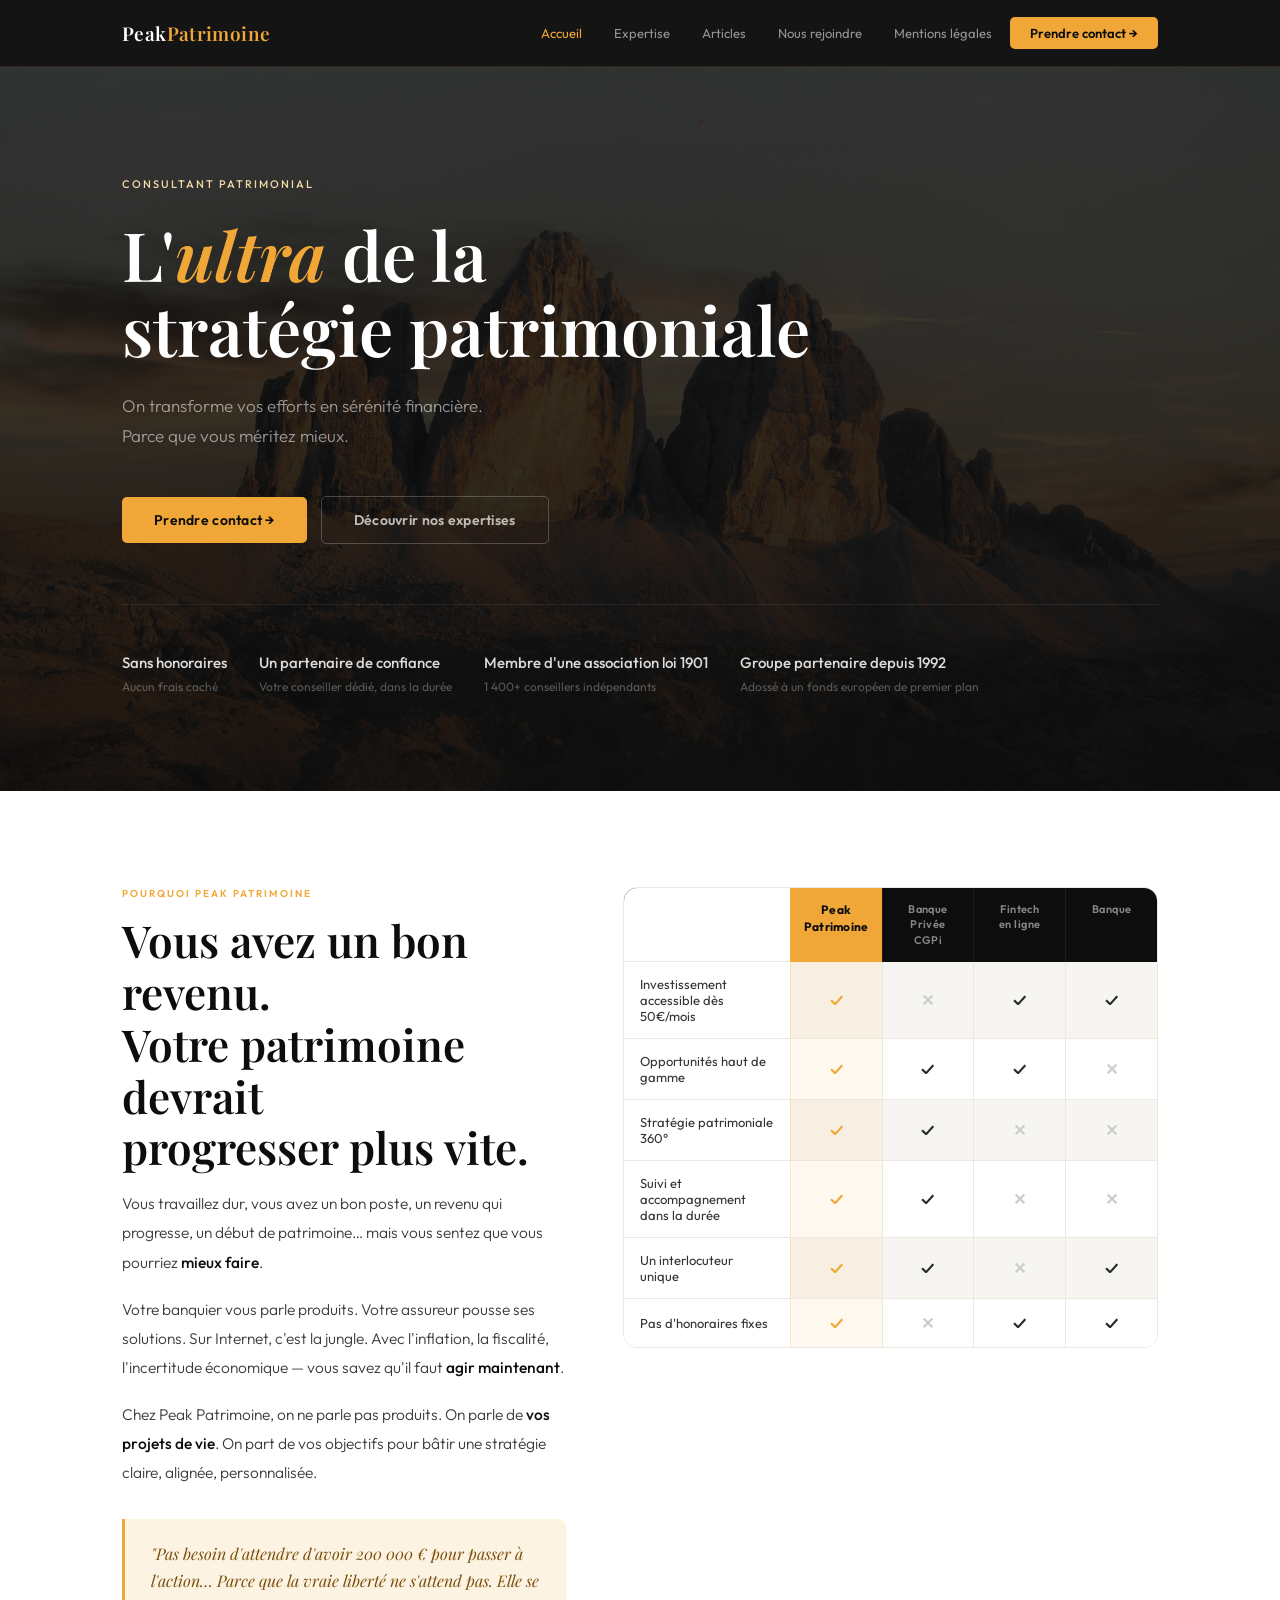
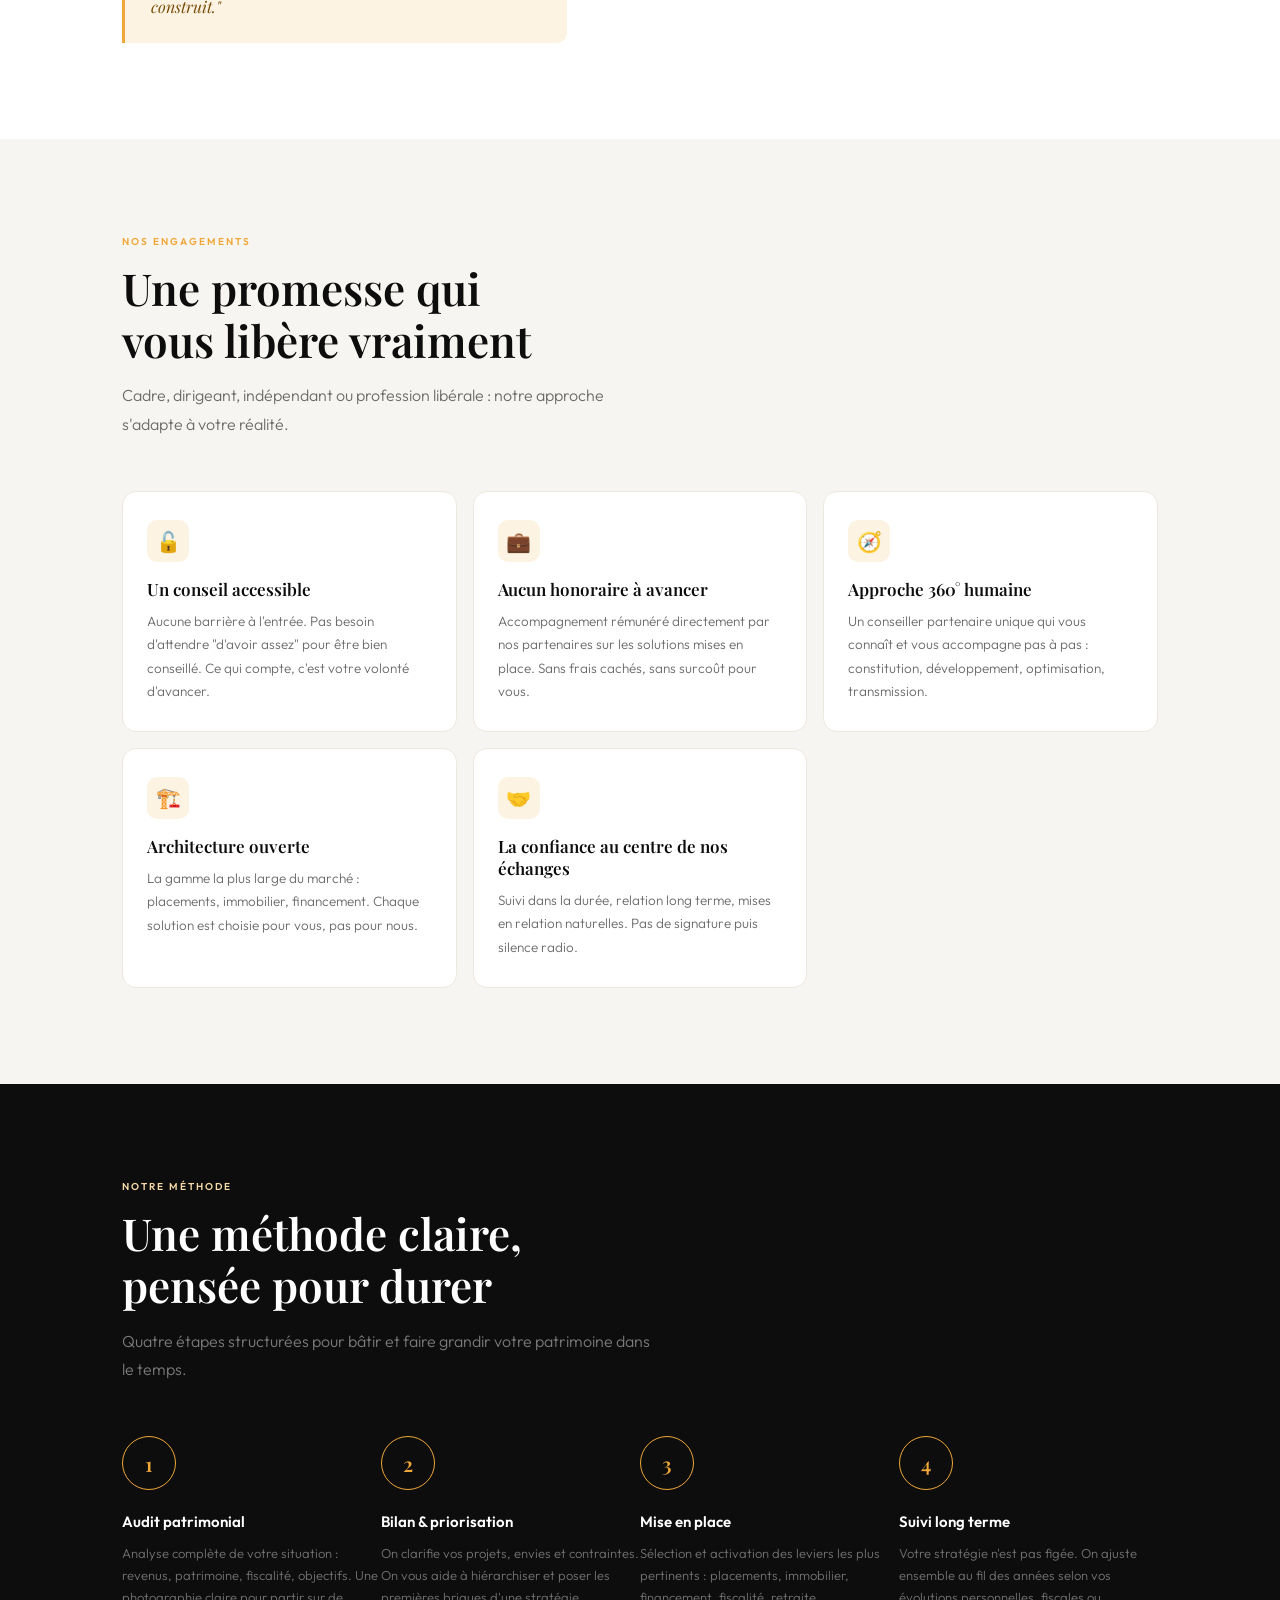
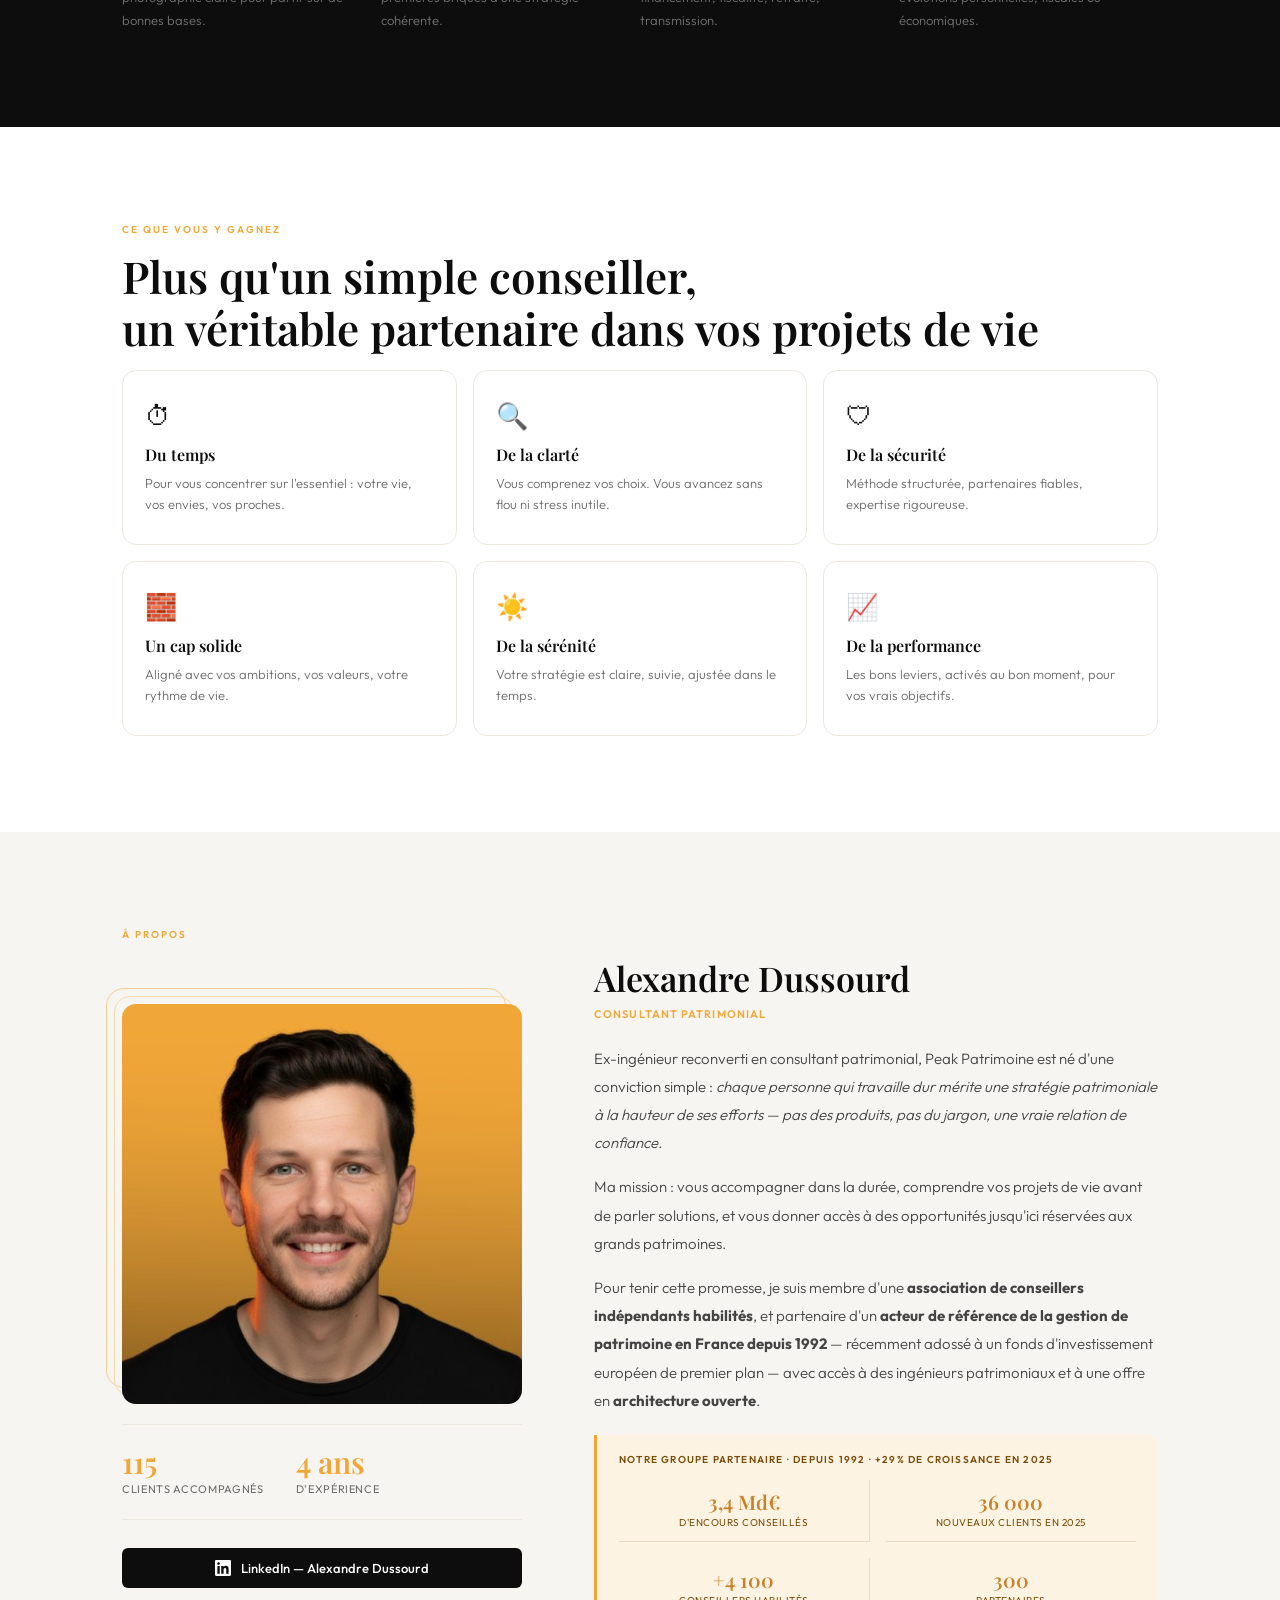
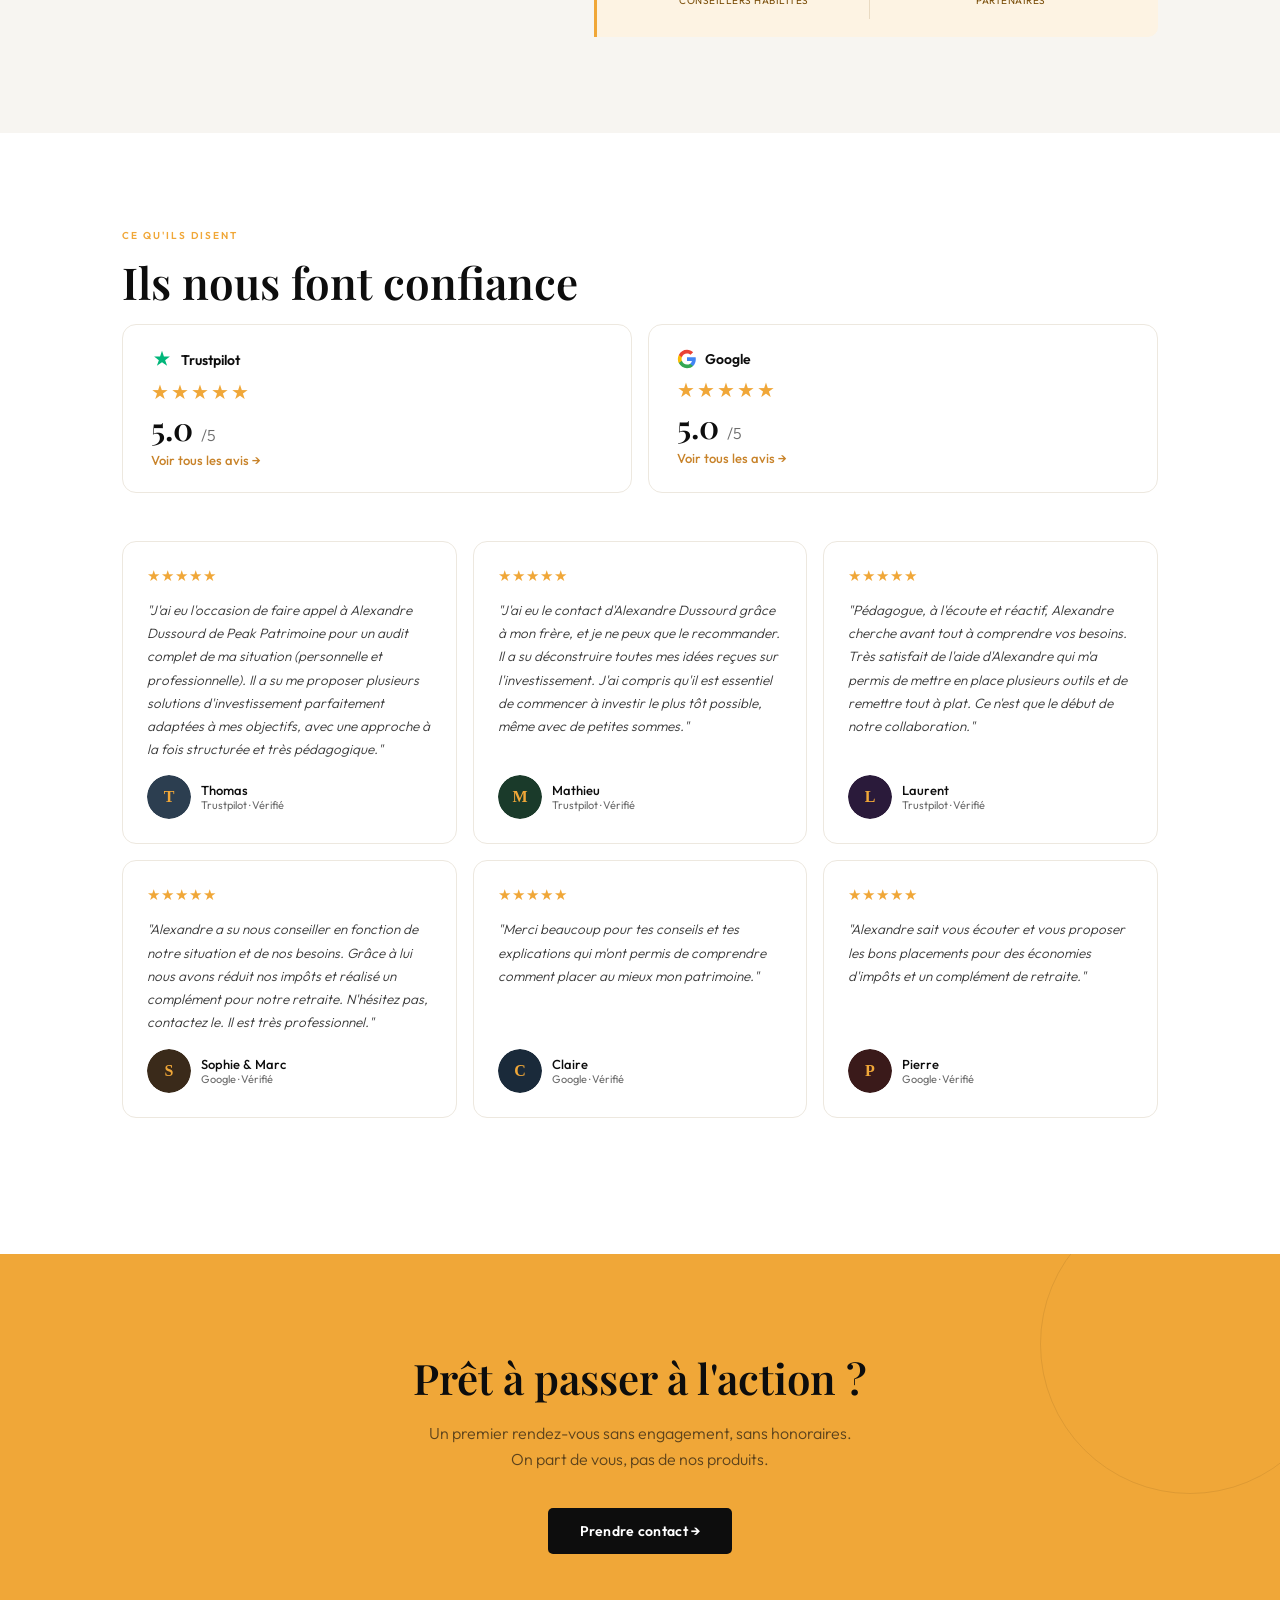
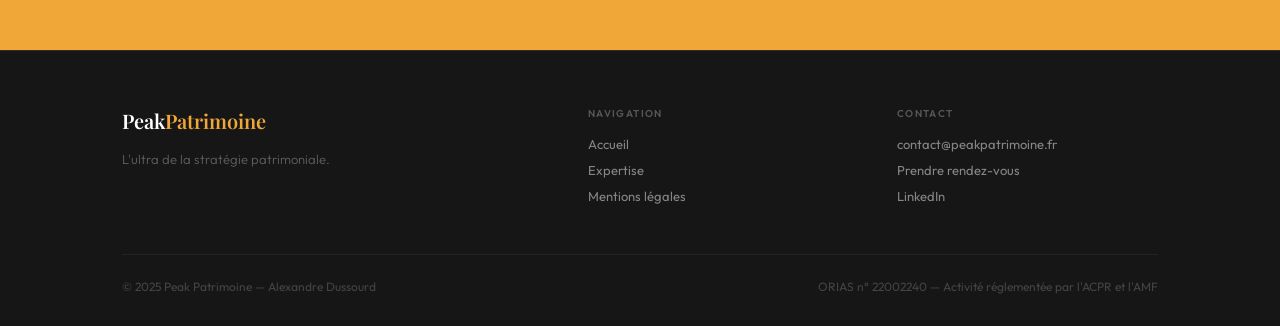
<file: index.html>
<!DOCTYPE html>
<html lang="fr">
<head>
  <meta charset="UTF-8">
  <meta name="viewport" content="width=device-width, initial-scale=1.0">
  <title>Peak Patrimoine — Conseiller en Gestion de Patrimoine à Nice</title>
  <meta name="description" content="Peak Patrimoine, conseiller en gestion de patrimoine à Nice. Stratégie patrimoniale sur-mesure pour cadres, dirigeants et indépendants. Premier rendez-vous gratuit, sans honoraires.">
  <meta name="robots" content="index, follow">
  <meta property="og:title" content="Peak Patrimoine — CGP à Nice">
  <meta property="og:description" content="Stratégie patrimoniale sur-mesure. Sans honoraires. Pour cadres, dirigeants et indépendants partout en France.">
  <meta property="og:url" content="https://www.peakpatrimoine.fr">
  <meta property="og:type" content="website">
  <meta property="og:image" content="https://www.peakpatrimoine.fr/photo-alexandre.png">
  <link rel="canonical" href="https://www.peakpatrimoine.fr">
  <link rel="icon" type="image/x-icon" href="/favicon.ico">
  <link rel="icon" type="image/png" sizes="32x32" href="/favicon-32.png">
  <link rel="apple-touch-icon" sizes="180x180" href="/apple-touch-icon.png">
  <script type="application/ld+json">
  {"@context":"https://schema.org","@type":"ProfessionalService","name":"Peak Patrimoine","description":"Conseiller en gestion de patrimoine à Nice. Stratégie patrimoniale sur-mesure pour cadres, dirigeants et indépendants.","url":"https://www.peakpatrimoine.fr","telephone":"","email":"contact@peakpatrimoine.fr","image":"https://www.peakpatrimoine.fr/photo-alexandre.png","address":{"@type":"PostalAddress","streetAddress":"3 Avenue de la République","addressLocality":"Nice","postalCode":"06300","addressCountry":"FR"},"areaServed":"France","employee":{"@type":"Person","name":"Alexandre Dussourd","jobTitle":"Consultant patrimonial","image":"https://www.peakpatrimoine.fr/photo-alexandre.png","sameAs":"https://www.linkedin.com/in/alexdussourd/"}}
  </script>
  <link rel="preconnect" href="https://fonts.googleapis.com">
  <link href="https://fonts.googleapis.com/css2?family=Playfair+Display:ital,wght@0,400;0,600;1,400&family=Outfit:wght@300;400;500;600&display=swap" rel="stylesheet">
  <link rel="stylesheet" href="style.css">
  <style>
    .hero{background:var(--noir);padding:110px 0 96px;position:relative;overflow:hidden;}
    .hero-bg{position:absolute;inset:0;background:url('hero-mountain.jpg') center/cover no-repeat;opacity:0.52;z-index:0;pointer-events:none;}
    .hero-overlay{position:absolute;inset:0;background:linear-gradient(to bottom,rgba(13,13,13,0.55) 0%,rgba(13,13,13,0.82) 100%);z-index:0;pointer-events:none;}
    
    
    .hero-inner{position:relative;z-index:1;}
    .hero-eyebrow{font-size:11px;font-weight:500;letter-spacing:0.18em;text-transform:uppercase;color:var(--ambre-m);margin-bottom:26px;display:block;}
    .hero h1{font-family:'Playfair Display',serif;font-size:clamp(40px,5.5vw,68px);font-weight:600;color:var(--blanc);line-height:1.1;margin-bottom:24px;max-width:720px;}
    .hero h1 em{font-style:italic;color:var(--ambre);}
    .hero-sub{font-size:17px;font-weight:300;color:rgba(255,255,255,0.55);line-height:1.8;max-width:500px;margin-bottom:44px;}
    .hero-actions{display:flex;gap:14px;flex-wrap:wrap;align-items:center;}
    .hero-badges{display:flex;flex-wrap:wrap;gap:32px;margin-top:60px;padding-top:48px;border-top:1px solid rgba(255,255,255,0.07);}
    .hero-badge strong{display:block;font-size:15px;font-weight:500;color:rgba(255,255,255,0.85);margin-bottom:3px;}
    .hero-badge span{font-size:12px;color:rgba(255,255,255,0.3);}

    .problem-layout{display:grid;grid-template-columns:1fr 1.2fr;gap:56px;align-items:flex-start;}

    /* ── COMPARATIF ── */
    .comp-table{width:100%;border-radius:14px;overflow:hidden;border:1px solid var(--bord);}
    .comp-head{display:grid;grid-template-columns:1.8fr 1fr 1fr 1fr 1fr;background:var(--noir);padding:0;}
    .comp-criteria{font-size:13px;font-weight:400;color:#333;padding:14px 16px;border-bottom:1px solid var(--bord);display:flex;align-items:center;background:var(--blanc);}
    .comp-col-head{font-size:11px;font-weight:600;text-align:center;padding:14px 8px;color:rgba(255,255,255,0.5);letter-spacing:0.04em;border-left:1px solid rgba(255,255,255,0.06);line-height:1.4;}
    .comp-col-head.peak{background:var(--ambre);color:var(--noir);font-size:12px;font-weight:700;letter-spacing:0.02em;}
    .comp-row{display:grid;grid-template-columns:1.8fr 1fr 1fr 1fr 1fr;background:var(--blanc);}
    .comp-row:nth-child(even){background:var(--gris-l);}
    .comp-row:last-child .comp-criteria,.comp-row:last-child .comp-cell{border-bottom:none;}
    .comp-cell{font-size:16px;font-weight:700;text-align:center;padding:14px 8px;border-left:1px solid var(--bord);border-bottom:1px solid var(--bord);display:flex;align-items:center;justify-content:center;}
    .comp-cell.peak{background:rgba(240,167,56,0.08);color:var(--ambre);border-left:1px solid rgba(240,167,56,0.2);}
    .comp-cell.yes{color:#2a2a2a;}
    .comp-cell.no{color:#ccc;}
    .problem-text p{font-size:15.5px;font-weight:300;color:#3a3a3a;line-height:1.88;margin-bottom:18px;}
    .problem-text p strong{font-weight:500;color:var(--noir);}
    blockquote{margin-top:32px;padding:22px 26px;border-left:3px solid var(--ambre);background:var(--ambre-l);border-radius:0 10px 10px 0;font-family:'Playfair Display',serif;font-style:italic;font-size:16px;color:#7A4E0A;line-height:1.65;}
    .vs-box{background:var(--noir-2);border-radius:16px;padding:32px;border:1px solid rgba(240,167,56,0.1);}
    .vs-header{display:grid;grid-template-columns:1fr 1fr;gap:12px;margin-bottom:16px;}
    .vs-header span{font-size:10px;font-weight:600;text-transform:uppercase;letter-spacing:0.13em;padding:0 4px;}
    .vh-bad{color:rgba(255,255,255,0.2);}
    .vh-good{color:var(--ambre);}
    .vs-row{display:grid;grid-template-columns:1fr 1fr;gap:10px;margin-bottom:10px;}
    .vs-bad,.vs-good{padding:12px 14px;border-radius:8px;font-size:13px;font-weight:300;line-height:1.5;}
    .vs-bad{background:rgba(255,255,255,0.03);color:rgba(255,255,255,0.28);border:1px solid rgba(255,255,255,0.05);}
    .vs-bad::before{content:'✕  ';color:#555;}
    .vs-good{background:rgba(240,167,56,0.1);color:rgba(255,255,255,0.82);border:1px solid rgba(240,167,56,0.22);}
    .vs-good::before{content:'✓  ';color:var(--ambre);font-weight:600;}

    .promise-grid{display:grid;grid-template-columns:repeat(3,1fr);gap:16px;}.promise-grid .card:last-child{grid-column:span 1;}
    

    .steps{display:flex;flex-wrap:nowrap;align-items:flex-start;gap:0;position:relative;}
    .steps::before{display:none;}
    .step{flex:1;padding-right:0;}
    .step-arrow{display:flex;align-items:flex-start;padding-top:14px;font-size:22px;color:var(--ambre);font-weight:300;padding:14px 10px 0;opacity:0.5;flex-shrink:0;}
    .step-num{width:54px;height:54px;border:1.5px solid var(--ambre);border-radius:50%;display:flex;align-items:center;justify-content:center;font-family:'Playfair Display',serif;font-size:20px;font-weight:600;color:var(--ambre);background:var(--noir);margin-bottom:22px;position:relative;z-index:1;}
    .step h3{font-size:15px;font-weight:600;color:var(--blanc);margin-bottom:10px;line-height:1.3;}
    .step p{font-size:13px;font-weight:300;color:rgba(255,255,255,0.42);line-height:1.72;}

    .benefits-grid{display:grid;grid-template-columns:repeat(3,1fr);gap:16px;}
    .benefit{background:var(--blanc);border:1px solid var(--bord);border-radius:14px;padding:28px 22px;}
    .benefit-icon{font-size:26px;margin-bottom:12px;display:block;}
    .benefit h3{font-family:'Playfair Display',serif;font-size:16px;font-weight:600;color:var(--noir);margin-bottom:8px;}
    .benefit p{font-size:13px;font-weight:300;color:var(--gris);line-height:1.65;}

    .about-layout{display:grid;grid-template-columns:400px 1fr;gap:72px;align-items:center;}
    .about-img-wrap{position:relative;flex-shrink:0;display:flex;flex-direction:column;gap:20px;}
    .about-img-container{position:relative;}
    .about-img-container::before{content:'';position:absolute;top:-16px;left:-16px;right:16px;bottom:16px;border:1.5px solid var(--ambre);border-radius:18px;z-index:0;opacity:0.5;}
    .about-img-container::after{content:'';position:absolute;top:-8px;left:-8px;right:8px;bottom:8px;border:1px solid var(--ambre-m);border-radius:16px;z-index:0;}
    .about-img{width:100%;border-radius:14px;display:block;position:relative;z-index:1;aspect-ratio:1/1;object-fit:cover;object-position:center top;}
    @media(max-width:640px){
      .about-img-container::before,.about-img-container::after{display:none;}
    }
    .about-name{font-family:'Playfair Display',serif;font-size:34px;font-weight:600;color:var(--noir);margin-bottom:6px;}
    .about-role{font-size:11px;font-weight:600;color:var(--ambre);letter-spacing:0.1em;text-transform:uppercase;margin-bottom:24px;display:block;}
    .about-text p{font-size:15px;font-weight:300;color:#444;line-height:1.88;margin-bottom:16px;}
    .about-stats{display:flex;gap:32px;padding:22px 0;margin:20px 0;border-top:1px solid var(--bord);border-bottom:1px solid var(--bord);}
    .stat-num{font-family:'Playfair Display',serif;font-size:30px;font-weight:600;color:var(--ambre);display:block;line-height:1;}
    .stat-lbl{font-size:11px;color:var(--gris);text-transform:uppercase;letter-spacing:0.06em;}
    .linkedin-btn{display:inline-flex;align-items:center;gap:10px;background:var(--noir);color:var(--blanc);font-size:13px;font-weight:500;padding:12px 22px;border-radius:6px;text-decoration:none;margin-top:8px;transition:background 0.2s;}
    .linkedin-btn:hover{background:var(--gris-f);}

    .cta-band{background:var(--ambre);padding:96px 0;text-align:center;position:relative;overflow:hidden;}
    .cta-band::before{content:'';position:absolute;top:-60px;right:-60px;width:300px;height:300px;border:1px solid rgba(0,0,0,0.08);border-radius:50%;pointer-events:none;}
    .cta-band h2{font-family:'Playfair Display',serif;font-size:clamp(28px,3.5vw,42px);font-weight:600;color:var(--noir);margin-bottom:14px;}
    .cta-band p{font-size:16px;font-weight:300;color:rgba(13,13,13,0.65);margin-bottom:36px;line-height:1.65;}

    /* ── AVIS CLIENTS ── */
    .reviews-score-row{display:flex;gap:16px;margin-bottom:48px;flex-wrap:wrap;}
    .reviews-score-box{background:var(--blanc);border:1px solid var(--bord);border-radius:14px;padding:24px 28px;display:flex;flex-direction:column;gap:8px;min-width:200px;flex:1;}
    .reviews-logo-tp,.reviews-logo-g{display:flex;align-items:center;gap:8px;font-size:14px;font-weight:600;color:var(--noir);}
    .reviews-stars{color:#F0A738;font-size:20px;letter-spacing:2px;}
    .reviews-score-num{font-family:'Playfair Display',serif;font-size:32px;font-weight:600;color:var(--noir);line-height:1;}
    .reviews-score-num span{font-size:16px;color:var(--gris);font-family:'Outfit',sans-serif;font-weight:300;}
    .reviews-link{font-size:13px;color:var(--ambre-d);text-decoration:none;font-weight:500;}
    .reviews-link:hover{text-decoration:underline;}
    .reviews-grid{display:grid;grid-template-columns:repeat(3,1fr);gap:16px;}
    .review-card{background:var(--blanc);border:1px solid var(--bord);border-radius:14px;padding:24px;display:flex;flex-direction:column;gap:14px;}
    .review-stars{color:#F0A738;font-size:15px;letter-spacing:1px;}
    .review-text{font-size:13.5px;font-weight:300;color:#3a3a3a;line-height:1.72;font-style:italic;flex:1;}
    .review-author{display:flex;align-items:center;gap:10px;}
    .review-avatar{width:44px;height:44px;border-radius:50%;flex-shrink:0;overflow:hidden;}
    .review-name{font-size:13px;font-weight:500;color:var(--noir);}
    .review-source{font-size:11px;color:var(--gris);}

    @media(max-width:960px){
      .reviews-grid{grid-template-columns:1fr 1fr;}
    }
    @media(max-width:600px){
      .reviews-grid{grid-template-columns:1fr;}
    }


    /* ── RECRUTEMENT ── */
    .recruit-intro{font-size:16px;font-weight:300;color:rgba(255,255,255,0.65);line-height:1.8;margin-bottom:28px;max-width:440px;}
    .recruit-grid{display:grid;grid-template-columns:1fr 1fr;gap:56px;align-items:flex-start;}
    .recruit-criteria{display:flex;flex-direction:column;gap:14px;}
    .recruit-item{display:flex;align-items:flex-start;gap:12px;font-size:15px;font-weight:300;color:rgba(255,255,255,0.8);line-height:1.5;}
    .recruit-check{color:var(--ambre);font-weight:600;font-size:16px;flex-shrink:0;margin-top:1px;}
    .recruit-offer{background:rgba(255,255,255,0.04);border:1px solid rgba(240,167,56,0.2);border-radius:14px;padding:28px;}
    .recruit-offer-title{font-size:10px;font-weight:600;text-transform:uppercase;letter-spacing:0.15em;color:var(--ambre);margin-bottom:20px;}
    .recruit-offer-item{display:flex;gap:14px;align-items:flex-start;margin-bottom:20px;padding-bottom:20px;border-bottom:1px solid rgba(255,255,255,0.06);}
    .recruit-offer-item:last-child{margin-bottom:0;padding-bottom:0;border-bottom:none;}
    .recruit-offer-icon{font-size:22px;flex-shrink:0;width:36px;text-align:center;}
    .recruit-offer-item strong{display:block;font-size:14px;font-weight:500;color:rgba(255,255,255,0.9);margin-bottom:4px;}
    .recruit-offer-item p{font-size:13px;font-weight:300;color:rgba(255,255,255,0.45);line-height:1.6;}
    @media(max-width:860px){.recruit-grid{grid-template-columns:1fr;gap:36px;}}
    /* ── TABLETTE (< 960px) ── */
    @media(max-width:960px){
      .problem-layout{grid-template-columns:1fr;gap:40px;}
      .comp-head,.comp-row{grid-template-columns:1.6fr 0.8fr 0.8fr 0.8fr 0.8fr;}
      .promise-grid{grid-template-columns:1fr 1fr;}
      .promise-grid .card:last-child{grid-column:span 1;}
      .steps{grid-template-columns:1fr 1fr;gap:32px;}
      .steps::before{display:none;}
      .step-arrow{display:none;}
      .about-layout{grid-template-columns:1fr;gap:44px;}
      .about-img-wrap{max-width:340px;}
    }

    /* ── BURGER MENU ── */
    .nav-burger{display:none;flex-direction:column;gap:5px;background:none;border:none;cursor:pointer;padding:4px;margin-left:12px;}
    .nav-burger span{display:block;width:22px;height:2px;background:rgba(255,255,255,0.7);border-radius:2px;transition:all 0.25s;}
    .nav-burger.open span:nth-child(1){transform:translateY(7px) rotate(45deg);}
    .nav-burger.open span:nth-child(2){opacity:0;}
    .nav-burger.open span:nth-child(3){transform:translateY(-7px) rotate(-45deg);}
    @media(max-width:640px){
      .nav-burger{display:flex;}
      .nav-links{display:none;position:absolute;top:66px;left:0;right:0;background:rgba(13,13,13,0.98);backdrop-filter:blur(16px);flex-direction:column;padding:16px 20px 20px;gap:4px;border-bottom:1px solid rgba(240,167,56,0.1);}
      .nav-links.open{display:flex;}
      .nav-links a{padding:10px 12px;font-size:14px;color:rgba(255,255,255,0.7);border-radius:6px;}
      .nav-links .nav-cta{margin-top:8px;text-align:center;background:var(--ambre)!important;color:var(--noir)!important;}
    }

    /* ── MOBILE (< 640px) ── */
    @media(max-width:640px){
      .hero{padding:72px 0 64px;}
      .hero h1{font-size:34px;line-height:1.15;}
      .hero-sub{font-size:15px;}
      .hero-actions{flex-direction:column;align-items:flex-start;gap:10px;}
      .hero-actions .btn{width:100%;text-align:center;}
      .hero-badges{gap:16px;margin-top:36px;padding-top:32px;}
      .hero-badge strong{font-size:13px;}
      .hero-badge span{font-size:11px;}

      /* Nav mobile */
      .nav-cta{padding:7px 14px!important;font-size:13px!important;}

      /* Comparatif mobile : scroll horizontal */
      .comp-table-wrap{overflow-x:auto;-webkit-overflow-scrolling:touch;margin:0 -18px;padding:0 18px;}
      .comp-table{min-width:520px;}
      .comp-head,.comp-row{grid-template-columns:1.6fr 0.85fr 0.85fr 0.85fr 0.85fr;}
      .comp-criteria{font-size:12px;padding:12px 10px;}
      .comp-col-head{font-size:10px;padding:12px 6px;}
      .comp-cell{font-size:14px;padding:12px 6px;}

      /* Layout général */
      section{padding:56px 0;}
      .container{padding:0 18px;}
      .section-title{font-size:26px!important;}
      .lead{font-size:15px;margin-bottom:36px;}

      /* Promesses */
      .promise-grid{grid-template-columns:1fr;}
      .promise-grid .card:last-child{grid-column:span 1;}

      /* Étapes */
      .steps{grid-template-columns:1fr;}
      .step-arrow{display:none;}

      /* Bénéfices */
      .benefits-grid{grid-template-columns:1fr 1fr;}

      /* Avis */
      .reviews-score-row{flex-direction:column;}
      .reviews-grid{grid-template-columns:1fr;}

      /* À propos */
      .about-stats{gap:16px;flex-wrap:wrap;}
      .stat-num{font-size:24px;}

      /* CTA band */
      .cta-band{padding:64px 0;}
      .cta-band h2{font-size:24px;}
      .btn{padding:13px 24px;font-size:13px;}
    }

    /* ── TRÈS PETIT MOBILE (< 380px) ── */
    @media(max-width:380px){
      .benefits-grid{grid-template-columns:1fr;}
      .hero h1{font-size:30px;}
    }
  </style>
</head>
<body>

<nav>
  <div class="nav-inner">
    <a class="nav-logo" href="/">Peak<span>Patrimoine</span></a>
    <div class="nav-links" id="nav-links">
      <a href="/" class="active">Accueil</a>
      <a href="/expertise.html">Expertise</a>
      <a href="/articles.html">Articles</a>
      <a href="/rejoindre.html">Nous rejoindre</a>
      <a href="/mentions-legales.html">Mentions légales</a>
      <a href="https://calendar.app.google/mGV3SWbJjAqieRm79" target="_blank" rel="noopener" class="nav-cta">Prendre contact →</a>
    </div>
    <button class="nav-burger" id="nav-burger" aria-label="Menu" onclick="document.getElementById('nav-links').classList.toggle('open');this.classList.toggle('open')">
      <span></span><span></span><span></span>
    </button>
  </div>
</nav>

<header class="hero"><div class="hero-bg"></div><div class="hero-overlay"></div>
  <div class="container hero-inner">
    <span class="hero-eyebrow">Consultant patrimonial</span>
    <h1>L'<em>ultra</em> de la<br>stratégie patrimoniale</h1>
    <p class="hero-sub">On transforme vos efforts en sérénité financière.<br>Parce que vous méritez mieux.</p>
    <div class="hero-actions">
      <a class="btn btn-ambre" href="https://calendar.app.google/mGV3SWbJjAqieRm79" target="_blank" rel="noopener">Prendre contact →</a>
      <a class="btn btn-outline" href="/expertise.html">Découvrir nos expertises</a>
    </div>
    <div class="hero-badges">
      <div class="hero-badge"><strong>Sans honoraires</strong><span>Aucun frais caché</span></div>
      <div class="hero-badge"><strong>Un partenaire de confiance</strong><span>Votre conseiller dédié, dans la durée</span></div>
      <div class="hero-badge"><strong>Membre d'une association loi 1901</strong><span>1 400+ conseillers indépendants</span></div>
      <div class="hero-badge"><strong>Groupe partenaire depuis 1992</strong><span>Adossé à un fonds européen de premier plan</span></div>
    </div>
  </div>
</header>

<section>
  <div class="container">
    <div class="problem-layout">
      <div class="problem-text">
        <span class="label">Pourquoi Peak Patrimoine</span>
        <h2 class="section-title">Vous avez un bon revenu.<br>Votre patrimoine devrait<br>progresser plus vite.</h2>
        <p>Vous travaillez dur, vous avez un bon poste, un revenu qui progresse, un début de patrimoine… mais vous sentez que vous pourriez <strong>mieux faire</strong>.</p>
        <p>Votre banquier vous parle produits. Votre assureur pousse ses solutions. Sur Internet, c'est la jungle. Avec l'inflation, la fiscalité, l'incertitude économique — vous savez qu'il faut <strong>agir maintenant</strong>.</p>
        <p>Chez Peak Patrimoine, on ne parle pas produits. On parle de <strong>vos projets de vie</strong>. On part de vos objectifs pour bâtir une stratégie claire, alignée, personnalisée.</p>
        <blockquote>"Pas besoin d'attendre d'avoir 200 000 € pour passer à l'action… Parce que la vraie liberté ne s'attend pas. Elle se construit."</blockquote>
      </div>
      <div class="comp-table-wrap">
        <div class="comp-table">
          <div class="comp-head">
            <div class="comp-criteria"></div>
            <div class="comp-col-head peak">Peak Patrimoine</div>
            <div class="comp-col-head">Banque Privée<br>CGPi</div>
            <div class="comp-col-head">Fintech<br>en ligne</div>
            <div class="comp-col-head">Banque</div>
          </div>
          <div class="comp-row"><div class="comp-criteria">Investissement accessible dès 50€/mois</div><div class="comp-cell peak">✓</div><div class="comp-cell no">✕</div><div class="comp-cell yes">✓</div><div class="comp-cell yes">✓</div></div>
          <div class="comp-row"><div class="comp-criteria">Opportunités haut de gamme</div><div class="comp-cell peak">✓</div><div class="comp-cell yes">✓</div><div class="comp-cell yes">✓</div><div class="comp-cell no">✕</div></div>
          <div class="comp-row"><div class="comp-criteria">Stratégie patrimoniale 360°</div><div class="comp-cell peak">✓</div><div class="comp-cell yes">✓</div><div class="comp-cell no">✕</div><div class="comp-cell no">✕</div></div>
          <div class="comp-row"><div class="comp-criteria">Suivi et accompagnement dans la durée</div><div class="comp-cell peak">✓</div><div class="comp-cell yes">✓</div><div class="comp-cell no">✕</div><div class="comp-cell no">✕</div></div>
          <div class="comp-row"><div class="comp-criteria">Un interlocuteur unique</div><div class="comp-cell peak">✓</div><div class="comp-cell yes">✓</div><div class="comp-cell no">✕</div><div class="comp-cell yes">✓</div></div>
          <div class="comp-row"><div class="comp-criteria">Pas d'honoraires fixes</div><div class="comp-cell peak">✓</div><div class="comp-cell no">✕</div><div class="comp-cell yes">✓</div><div class="comp-cell yes">✓</div></div>
        </div>
      </div>
    </div>
  </div>
</section>

<section class="alt">
  <div class="container">
    <span class="label">Nos engagements</span>
    <h2 class="section-title">Une promesse qui<br>vous libère vraiment</h2>
    <p class="lead">Cadre, dirigeant, indépendant ou profession libérale : notre approche s'adapte à votre réalité.</p>
    <div class="promise-grid">
      <div class="card"><div class="card-icon">🔓</div><h3>Un conseil accessible</h3><p>Aucune barrière à l'entrée. Pas besoin d'attendre "d'avoir assez" pour être bien conseillé. Ce qui compte, c'est votre volonté d'avancer.</p></div>
      <div class="card"><div class="card-icon">💼</div><h3>Aucun honoraire à avancer</h3><p>Accompagnement rémunéré directement par nos partenaires sur les solutions mises en place. Sans frais cachés, sans surcoût pour vous.</p></div>
      <div class="card"><div class="card-icon">🧭</div><h3>Approche 360° humaine</h3><p>Un conseiller partenaire unique qui vous connaît et vous accompagne pas à pas : constitution, développement, optimisation, transmission.</p></div>
      <div class="card"><div class="card-icon">🏗️</div><h3>Architecture ouverte</h3><p>La gamme la plus large du marché : placements, immobilier, financement. Chaque solution est choisie pour vous, pas pour nous.</p></div>
      <div class="card"><div class="card-icon">🤝</div><h3>La confiance au centre de nos échanges</h3><p>Suivi dans la durée, relation long terme, mises en relation naturelles. Pas de signature puis silence radio.</p></div>
    </div>
  </div>
</section>

<section class="dark">
  <div class="container">
    <span class="label">Notre méthode</span>
    <h2 class="section-title">Une méthode claire,<br>pensée pour durer</h2>
    <p class="lead">Quatre étapes structurées pour bâtir et faire grandir votre patrimoine dans le temps.</p>
    <div class="steps">
      <div class="step"><div class="step-num">1</div><h3>Audit patrimonial</h3><p>Analyse complète de votre situation : revenus, patrimoine, fiscalité, objectifs. Une photographie claire pour partir sur de bonnes bases.</p></div>
      <div class="step"><div class="step-num">2</div><h3>Bilan &amp; priorisation</h3><p>On clarifie vos projets, envies et contraintes. On vous aide à hiérarchiser et poser les premières briques d'une stratégie cohérente.</p></div>
      <div class="step"><div class="step-num">3</div><h3>Mise en place</h3><p>Sélection et activation des leviers les plus pertinents : placements, immobilier, financement, fiscalité, retraite, transmission.</p></div>
      <div class="step"><div class="step-num">4</div><h3>Suivi long terme</h3><p>Votre stratégie n'est pas figée. On ajuste ensemble au fil des années selon vos évolutions personnelles, fiscales ou économiques.</p></div>
    </div>
  </div>
</section>

<section>
  <div class="container">
    <span class="label">Ce que vous y gagnez</span>
    <h2 class="section-title">Plus qu'un simple conseiller,<br>un véritable partenaire dans vos projets de vie</h2>
    <div class="benefits-grid">
      <div class="benefit"><span class="benefit-icon">⏱</span><h3>Du temps</h3><p>Pour vous concentrer sur l'essentiel : votre vie, vos envies, vos proches.</p></div>
      <div class="benefit"><span class="benefit-icon">🔍</span><h3>De la clarté</h3><p>Vous comprenez vos choix. Vous avancez sans flou ni stress inutile.</p></div>
      <div class="benefit"><span class="benefit-icon">🛡</span><h3>De la sécurité</h3><p>Méthode structurée, partenaires fiables, expertise rigoureuse.</p></div>
      <div class="benefit"><span class="benefit-icon">🧱</span><h3>Un cap solide</h3><p>Aligné avec vos ambitions, vos valeurs, votre rythme de vie.</p></div>
      <div class="benefit"><span class="benefit-icon">☀️</span><h3>De la sérénité</h3><p>Votre stratégie est claire, suivie, ajustée dans le temps.</p></div>
      <div class="benefit"><span class="benefit-icon">📈</span><h3>De la performance</h3><p>Les bons leviers, activés au bon moment, pour vos vrais objectifs.</p></div>
    </div>
  </div>
</section>


<section class="alt">
  <div class="container">
    <span class="label">À propos</span>
    <div class="about-layout">
      <div class="about-img-wrap" style="display:flex;flex-direction:column;gap:20px;">
        <div class="about-img-container">
          <img class="about-img" src="photo-alexandre.png" alt="Alexandre Dussourd, conseiller en gestion de patrimoine à Nice — Peak Patrimoine">
        </div>
        <div class="about-stats" style="margin:0;">
          <div><span class="stat-num">115</span><span class="stat-lbl">Clients accompagnés</span></div>
          <div><span class="stat-num">4 ans</span><span class="stat-lbl">D'expérience</span></div>
        </div>
        <a class="linkedin-btn" href="https://www.linkedin.com/in/alexdussourd/" target="_blank" rel="noopener" style="width:100%;justify-content:center;box-sizing:border-box;">
          <svg width="16" height="16" viewBox="0 0 24 24" fill="white"><path d="M20.447 20.452h-3.554v-5.569c0-1.328-.027-3.037-1.852-3.037-1.853 0-2.136 1.445-2.136 2.939v5.667H9.351V9h3.414v1.561h.046c.477-.9 1.637-1.85 3.37-1.85 3.601 0 4.267 2.37 4.267 5.455v6.286zM5.337 7.433c-1.144 0-2.063-.926-2.063-2.065 0-1.138.92-2.063 2.063-2.063 1.14 0 2.064.925 2.064 2.063 0 1.139-.925 2.065-2.064 2.065zm1.782 13.019H3.555V9h3.564v11.452zM22.225 0H1.771C.792 0 0 .774 0 1.729v20.542C0 23.227.792 24 1.771 24h20.451C23.2 24 24 23.227 24 22.271V1.729C24 .774 23.2 0 22.222 0h.003z"/></svg>
          LinkedIn — Alexandre Dussourd
        </a>
      </div>
      <div class="about-text">
        <h2 class="about-name">Alexandre Dussourd</h2>
        <span class="about-role">Consultant patrimonial</span>
        <p>Ex-ingénieur reconverti en consultant patrimonial, Peak Patrimoine est né d'une conviction simple : <em>chaque personne qui travaille dur mérite une stratégie patrimoniale à la hauteur de ses efforts — pas des produits, pas du jargon, une vraie relation de confiance.</em></p>
        <p>Ma mission : vous accompagner dans la durée, comprendre vos projets de vie avant de parler solutions, et vous donner accès à des opportunités jusqu'ici réservées aux grands patrimoines.</p>
        <p>Pour tenir cette promesse, je suis membre d'une <strong>association de conseillers indépendants habilités</strong>, et partenaire d'un <strong>acteur de référence de la gestion de patrimoine en France depuis 1992</strong> — récemment adossé à un fonds d'investissement européen de premier plan — avec accès à des ingénieurs patrimoniaux et à une offre en <strong>architecture ouverte</strong>.</p>
        <div style="margin-top:20px;padding:18px 22px;background:var(--ambre-l);border-left:3px solid var(--ambre);border-radius:0 10px 10px 0;">
          <div style="font-size:10px;font-weight:600;text-transform:uppercase;letter-spacing:0.12em;color:#7A4E0A;margin-bottom:14px;">Notre groupe partenaire · depuis 1992 · +29% de croissance en 2025</div>
          <div style="display:grid;grid-template-columns:1fr 1fr;gap:16px;">
            <div style="text-align:center;padding:12px;border-right:1px solid rgba(122,78,10,0.15);border-bottom:1px solid rgba(122,78,10,0.15);">
              <div style="font-family:'Playfair Display',serif;font-size:20px;font-weight:600;color:var(--ambre-d);line-height:1;">3,4 Md€</div>
              <div style="font-size:10px;color:#7A4E0A;text-transform:uppercase;letter-spacing:0.05em;margin-top:4px;">d'encours conseillés</div>
            </div>
            <div style="text-align:center;padding:12px;border-bottom:1px solid rgba(122,78,10,0.15);">
              <div style="font-family:'Playfair Display',serif;font-size:20px;font-weight:600;color:var(--ambre-d);line-height:1;">36 000</div>
              <div style="font-size:10px;color:#7A4E0A;text-transform:uppercase;letter-spacing:0.05em;margin-top:4px;">nouveaux clients en 2025</div>
            </div>
            <div style="text-align:center;padding:12px;border-right:1px solid rgba(122,78,10,0.15);">
              <div style="font-family:'Playfair Display',serif;font-size:20px;font-weight:600;color:var(--ambre-d);line-height:1;">+4 100</div>
              <div style="font-size:10px;color:#7A4E0A;text-transform:uppercase;letter-spacing:0.05em;margin-top:4px;">conseillers habilités</div>
            </div>
            <div style="text-align:center;padding:12px;">
              <div style="font-family:'Playfair Display',serif;font-size:20px;font-weight:600;color:var(--ambre-d);line-height:1;">300</div>
              <div style="font-size:10px;color:#7A4E0A;text-transform:uppercase;letter-spacing:0.05em;margin-top:4px;">partenaires</div>
            </div>
          </div>
        </div>
      </div>
    </div>
  </div>
</section>

<!-- AVIS CLIENTS -->
<section>
  <div class="container">
    <span class="label">Ce qu'ils disent</span>
    <h2 class="section-title">Ils nous font confiance</h2>
    

    <!-- Score global -->
    <div class="reviews-score-row">
      <div class="reviews-score-box">
        <div class="reviews-logo-tp">
          <svg width="22" height="22" viewBox="0 0 24 24" fill="none"><path d="M12 2L14.09 8.26L20.6 8.27L15.45 12.14L17.55 18.4L12 14.54L6.45 18.4L8.55 12.14L3.4 8.27L9.91 8.26L12 2Z" fill="#00B67A"/></svg>
          <span>Trustpilot</span>
        </div>
        <div class="reviews-stars">★★★★★</div>
        <div class="reviews-score-num">5.0 <span>/5</span></div>
        <a href="https://fr.trustpilot.com/review/peakpatrimoine.fr" target="_blank" rel="noopener" class="reviews-link">Voir tous les avis →</a>
      </div>
      <div class="reviews-score-box">
        <div class="reviews-logo-g">
          <svg width="20" height="20" viewBox="0 0 24 24"><path d="M22.56 12.25c0-.78-.07-1.53-.2-2.25H12v4.26h5.92c-.26 1.37-1.04 2.53-2.21 3.31v2.77h3.57c2.08-1.92 3.28-4.74 3.28-8.09z" fill="#4285F4"/><path d="M12 23c2.97 0 5.46-.98 7.28-2.66l-3.57-2.77c-.98.66-2.23 1.06-3.71 1.06-2.86 0-5.29-1.93-6.16-4.53H2.18v2.84C3.99 20.53 7.7 23 12 23z" fill="#34A853"/><path d="M5.84 14.09c-.22-.66-.35-1.36-.35-2.09s.13-1.43.35-2.09V7.07H2.18C1.43 8.55 1 10.22 1 12s.43 3.45 1.18 4.93l3.66-2.84z" fill="#FBBC05"/><path d="M12 5.38c1.62 0 3.06.56 4.21 1.64l3.15-3.15C17.45 2.09 14.97 1 12 1 7.7 1 3.99 3.47 2.18 7.07l3.66 2.84c.87-2.6 3.3-4.53 6.16-4.53z" fill="#EA4335"/></svg>
          <span>Google</span>
        </div>
        <div class="reviews-stars">★★★★★</div>
        <div class="reviews-score-num">5.0 <span>/5</span></div>
        <a href="https://www.google.fr/maps/place/Peak+Patrimoine/@43.706735,7.2811312,17z/data=!3m1!4b1!4m6!3m5!1s0xa7d0c0c00b218b03:0xd4cf6874f0c00138!8m2!3d43.706735!4d7.2837061!16s%2Fg%2F11jsdxmklr?entry=ttu" target="_blank" rel="noopener" class="reviews-link">Voir tous les avis →</a>
      </div>
    </div>

    <!-- Avis individuels -->
    <div class="reviews-grid">
      <div class="review-card">
        <div class="review-stars">★★★★★</div>
        <p class="review-text">"J'ai eu l'occasion de faire appel à Alexandre Dussourd de Peak Patrimoine pour un audit complet de ma situation (personnelle et professionnelle). Il a su me proposer plusieurs solutions d'investissement parfaitement adaptées à mes objectifs, avec une approche à la fois structurée et très pédagogique."</p>
        <div class="review-author">
          <svg class="review-avatar" viewBox="0 0 44 44" xmlns="http://www.w3.org/2000/svg"><circle cx="22" cy="22" r="22" fill="#2C3E50"/><text x="22" y="27" text-anchor="middle" font-family="Georgia,serif" font-size="16" font-weight="600" fill="#F0A738">T</text></svg>
          <div>
            <div class="review-name">Thomas</div>
            <div class="review-source">Trustpilot · Vérifié</div>
          </div>
        </div>
      </div>
      <div class="review-card">
        <div class="review-stars">★★★★★</div>
        <p class="review-text">"J'ai eu le contact d'Alexandre Dussourd grâce à mon frère, et je ne peux que le recommander. Il a su déconstruire toutes mes idées reçues sur l'investissement. J'ai compris qu'il est essentiel de commencer à investir le plus tôt possible, même avec de petites sommes."</p>
        <div class="review-author">
          <svg class="review-avatar" viewBox="0 0 44 44" xmlns="http://www.w3.org/2000/svg"><circle cx="22" cy="22" r="22" fill="#1A3A2A"/><text x="22" y="27" text-anchor="middle" font-family="Georgia,serif" font-size="16" font-weight="600" fill="#F0A738">M</text></svg>
          <div>
            <div class="review-name">Mathieu</div>
            <div class="review-source">Trustpilot · Vérifié</div>
          </div>
        </div>
      </div>
      <div class="review-card">
        <div class="review-stars">★★★★★</div>
        <p class="review-text">"Pédagogue, à l'écoute et réactif, Alexandre cherche avant tout à comprendre vos besoins. Très satisfait de l'aide d'Alexandre qui m'a permis de mettre en place plusieurs outils et de remettre tout à plat. Ce n'est que le début de notre collaboration."</p>
        <div class="review-author">
          <svg class="review-avatar" viewBox="0 0 44 44" xmlns="http://www.w3.org/2000/svg"><circle cx="22" cy="22" r="22" fill="#2A1A3A"/><text x="22" y="27" text-anchor="middle" font-family="Georgia,serif" font-size="16" font-weight="600" fill="#F0A738">L</text></svg>
          <div>
            <div class="review-name">Laurent</div>
            <div class="review-source">Trustpilot · Vérifié</div>
          </div>
        </div>
      </div>
      <div class="review-card">
        <div class="review-stars">★★★★★</div>
        <p class="review-text">"Alexandre a su nous conseiller en fonction de notre situation et de nos besoins. Grâce à lui nous avons réduit nos impôts et réalisé un complément pour notre retraite. N'hésitez pas, contactez le. Il est très professionnel."</p>
        <div class="review-author">
          <svg class="review-avatar" viewBox="0 0 44 44" xmlns="http://www.w3.org/2000/svg"><circle cx="22" cy="22" r="22" fill="#3A2A1A"/><text x="22" y="27" text-anchor="middle" font-family="Georgia,serif" font-size="16" font-weight="600" fill="#F0A738">S</text></svg>
          <div>
            <div class="review-name">Sophie &amp; Marc</div>
            <div class="review-source">Google · Vérifié</div>
          </div>
        </div>
      </div>
      <div class="review-card">
        <div class="review-stars">★★★★★</div>
        <p class="review-text">"Merci beaucoup pour tes conseils et tes explications qui m'ont permis de comprendre comment placer au mieux mon patrimoine."</p>
        <div class="review-author">
          <svg class="review-avatar" viewBox="0 0 44 44" xmlns="http://www.w3.org/2000/svg"><circle cx="22" cy="22" r="22" fill="#1A2A3A"/><text x="22" y="27" text-anchor="middle" font-family="Georgia,serif" font-size="16" font-weight="600" fill="#F0A738">C</text></svg>
          <div>
            <div class="review-name">Claire</div>
            <div class="review-source">Google · Vérifié</div>
          </div>
        </div>
      </div>
      <div class="review-card">
        <div class="review-stars">★★★★★</div>
        <p class="review-text">"Alexandre sait vous écouter et vous proposer les bons placements pour des économies d'impôts et un complément de retraite."</p>
        <div class="review-author">
          <svg class="review-avatar" viewBox="0 0 44 44" xmlns="http://www.w3.org/2000/svg"><circle cx="22" cy="22" r="22" fill="#3A1A1A"/><text x="22" y="27" text-anchor="middle" font-family="Georgia,serif" font-size="16" font-weight="600" fill="#F0A738">P</text></svg>
          <div>
            <div class="review-name">Pierre</div>
            <div class="review-source">Google · Vérifié</div>
          </div>
        </div>
      </div>
    </div>

    <div style="text-align:center;margin-top:40px;display:flex;gap:16px;justify-content:center;flex-wrap:wrap;">
      
      
    </div>
  </div>
</section>

<section class="cta-band">
  <div class="container">
    <h2>Prêt à passer à l'action ?</h2>
    <p>Un premier rendez-vous sans engagement, sans honoraires.<br>On part de vous, pas de nos produits.</p>
    <a class="btn btn-dark" href="https://calendar.app.google/mGV3SWbJjAqieRm79" target="_blank" rel="noopener">Prendre contact →</a>
  </div>
</section>

<footer>
  <div class="container">
    <div class="footer-inner">
      <div class="footer-brand">
        <a class="footer-logo" href="/">Peak<span>Patrimoine</span></a>
        <p>L'ultra de la stratégie patrimoniale.</p>
      </div>
      <div class="footer-col">
        <h4>Navigation</h4>
        <a href="/">Accueil</a>
        <a href="/expertise.html">Expertise</a>
        <a href="/mentions-legales.html">Mentions légales</a>
      </div>
      <div class="footer-col">
        <h4>Contact</h4>
        
        <a href="mailto:contact@peakpatrimoine.fr">contact@peakpatrimoine.fr</a>
        <a href="https://calendar.app.google/mGV3SWbJjAqieRm79" target="_blank" rel="noopener">Prendre rendez-vous</a>
        <a href="https://www.linkedin.com/in/alexdussourd/" target="_blank" rel="noopener">LinkedIn</a>
      </div>
    </div>
    <div class="footer-bottom">
      <p>© 2025 Peak Patrimoine — Alexandre Dussourd</p>
      <p>ORIAS n° 22002240 — Activité réglementée par l'ACPR et l'AMF</p>
    </div>
  </div>
</footer>

<!-- WhatsApp Chat Elfsight -->
<script data-cfasync="false"
</file>
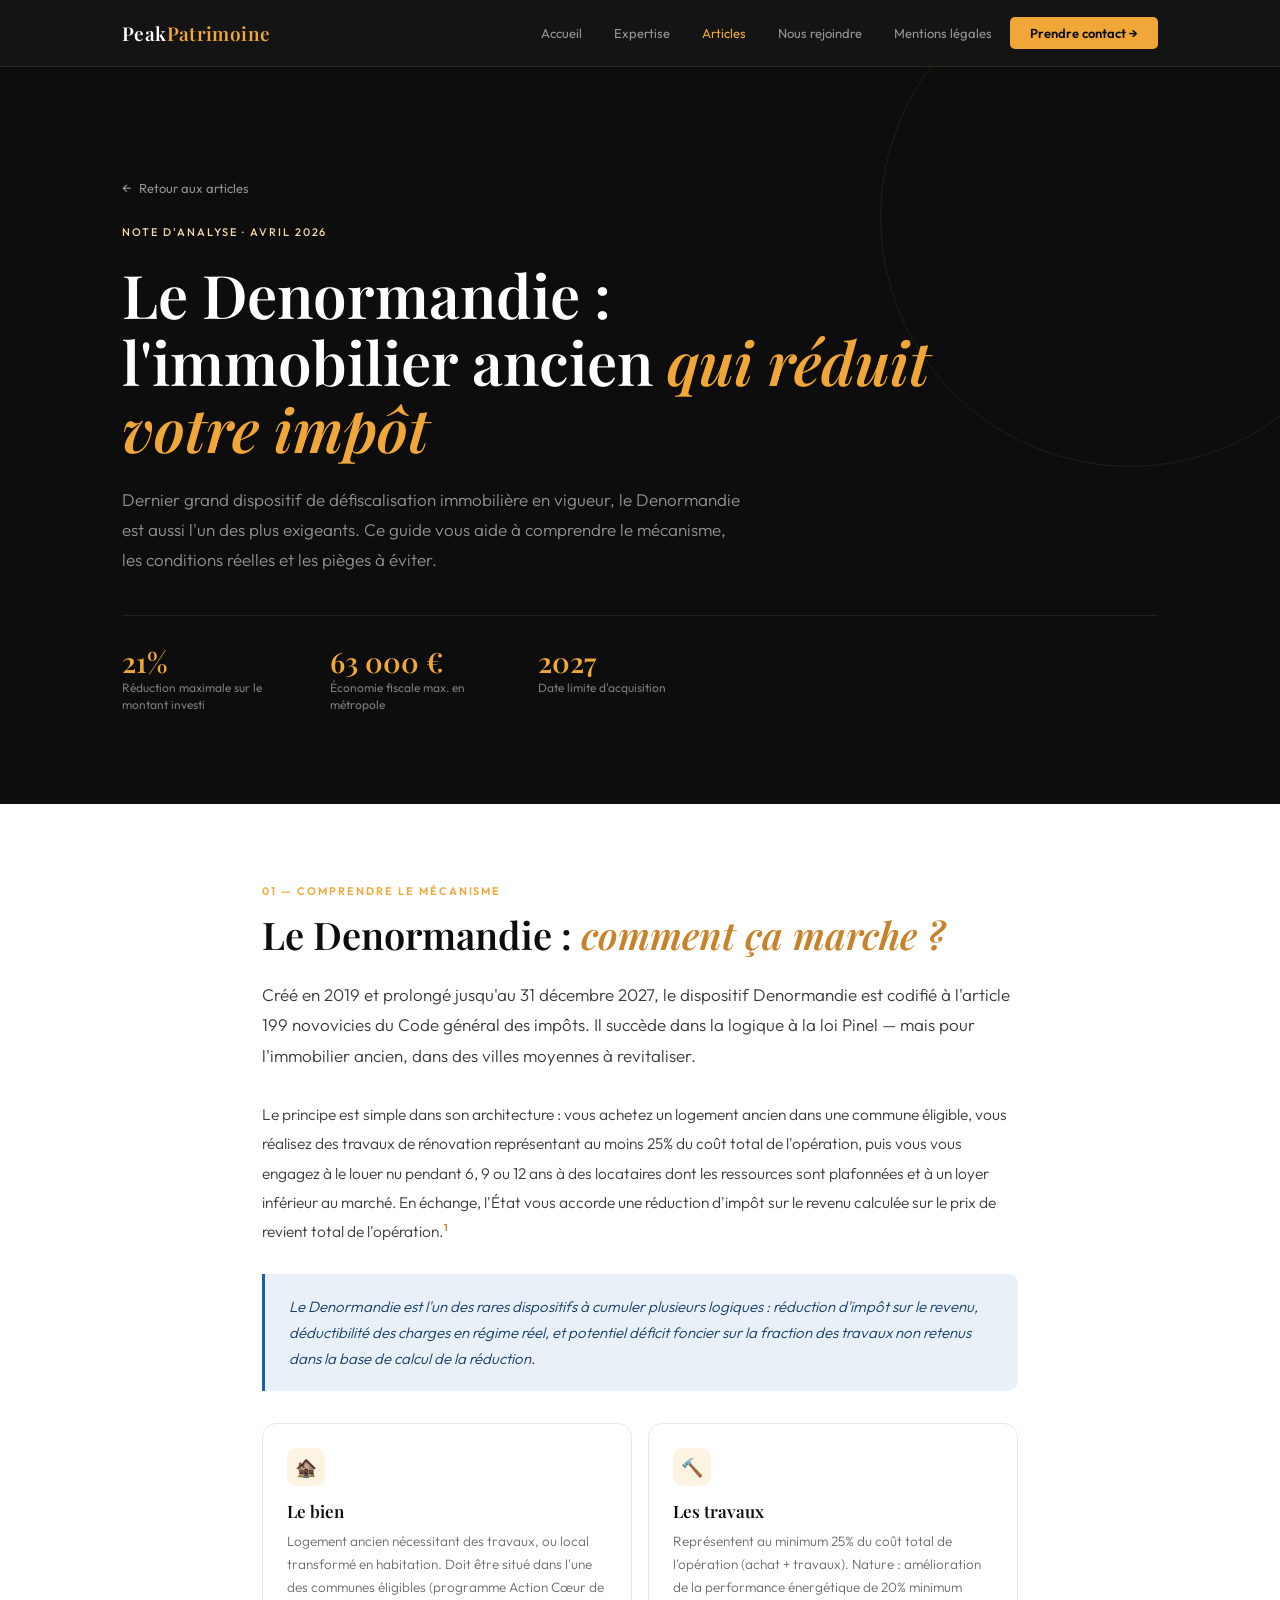
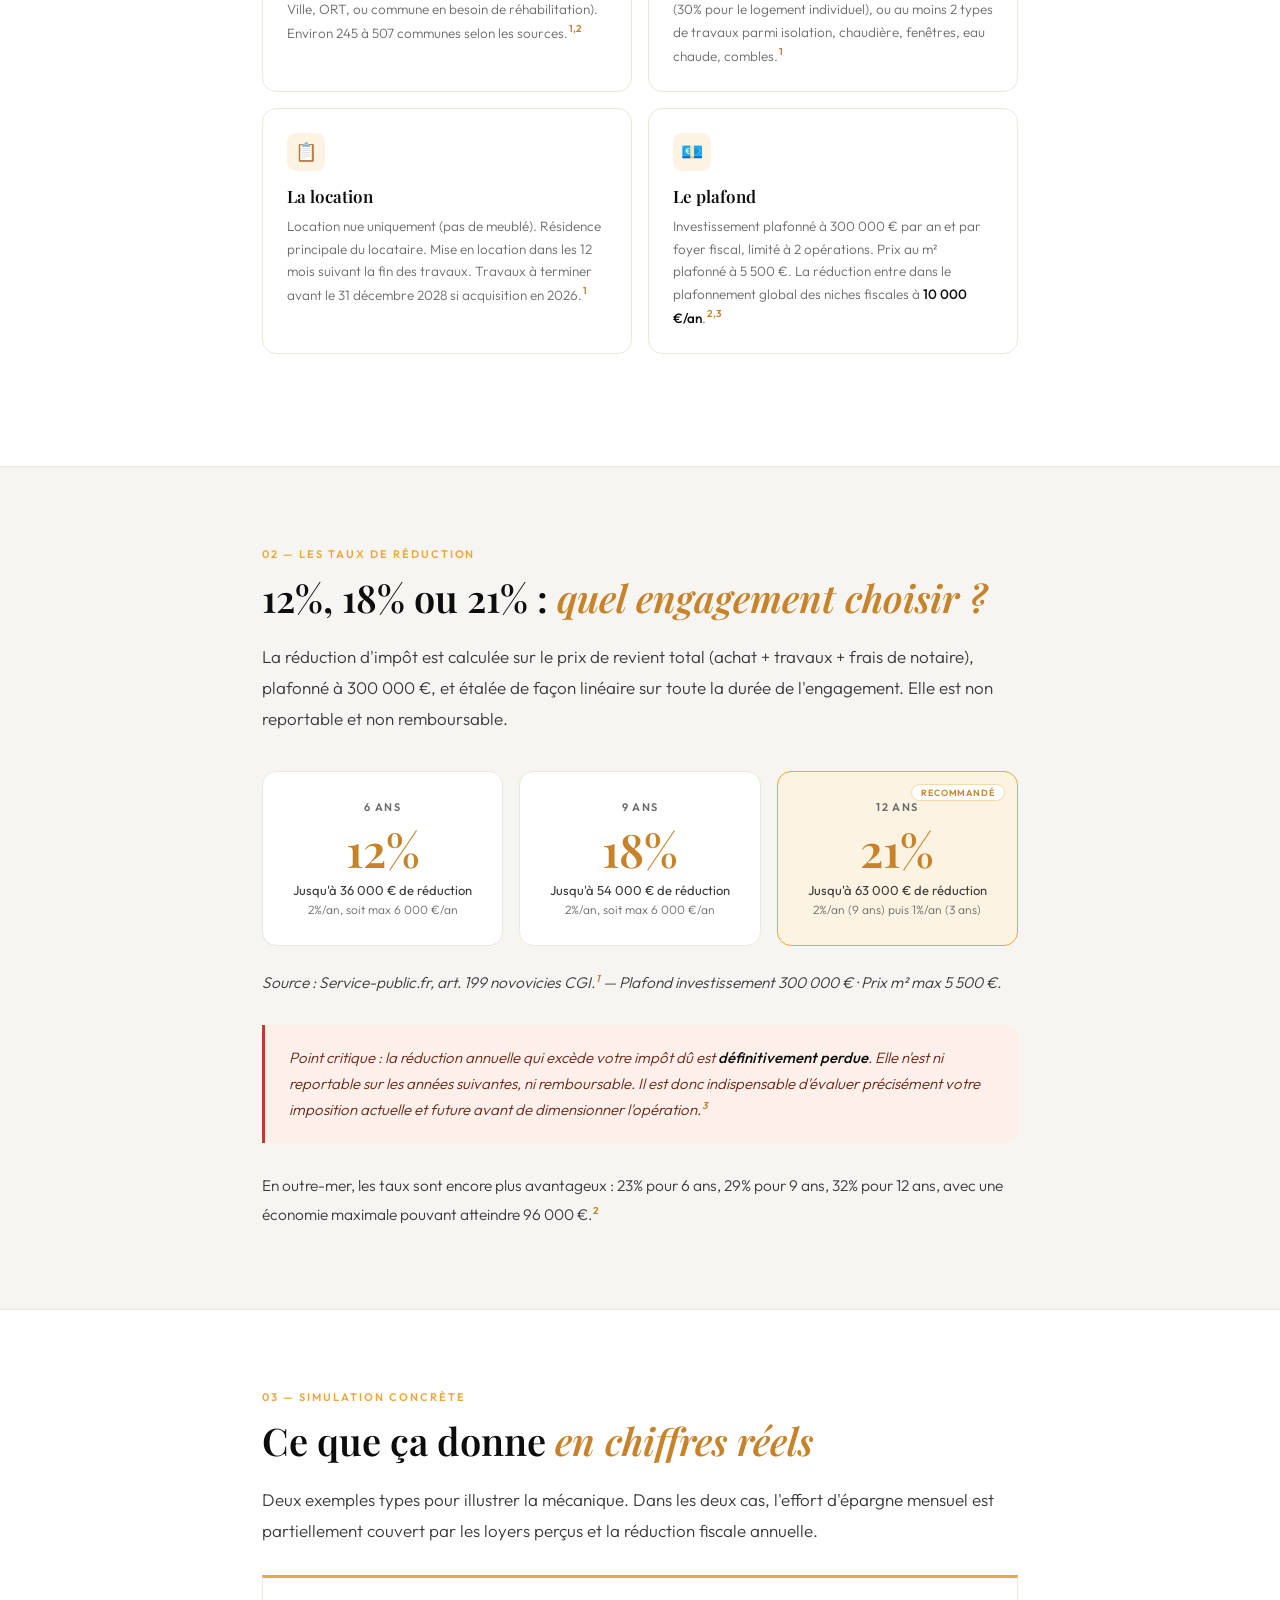
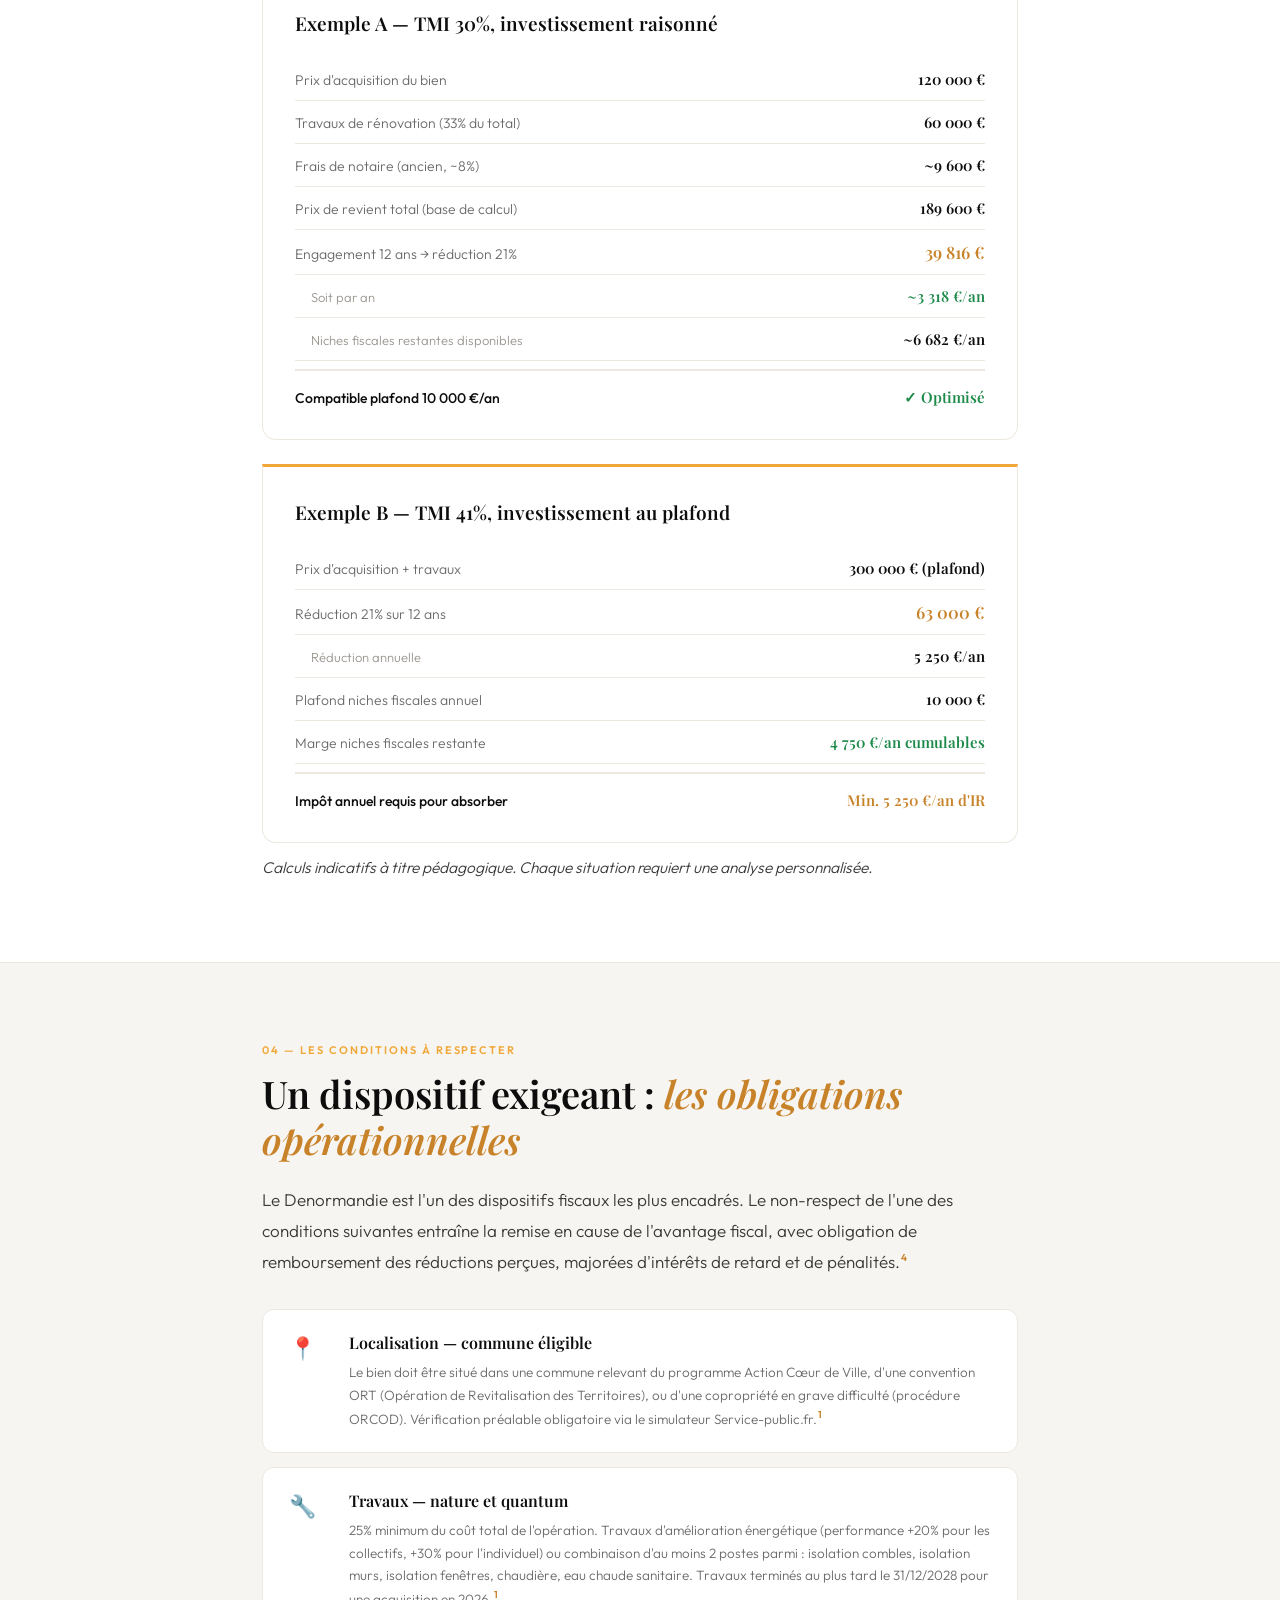
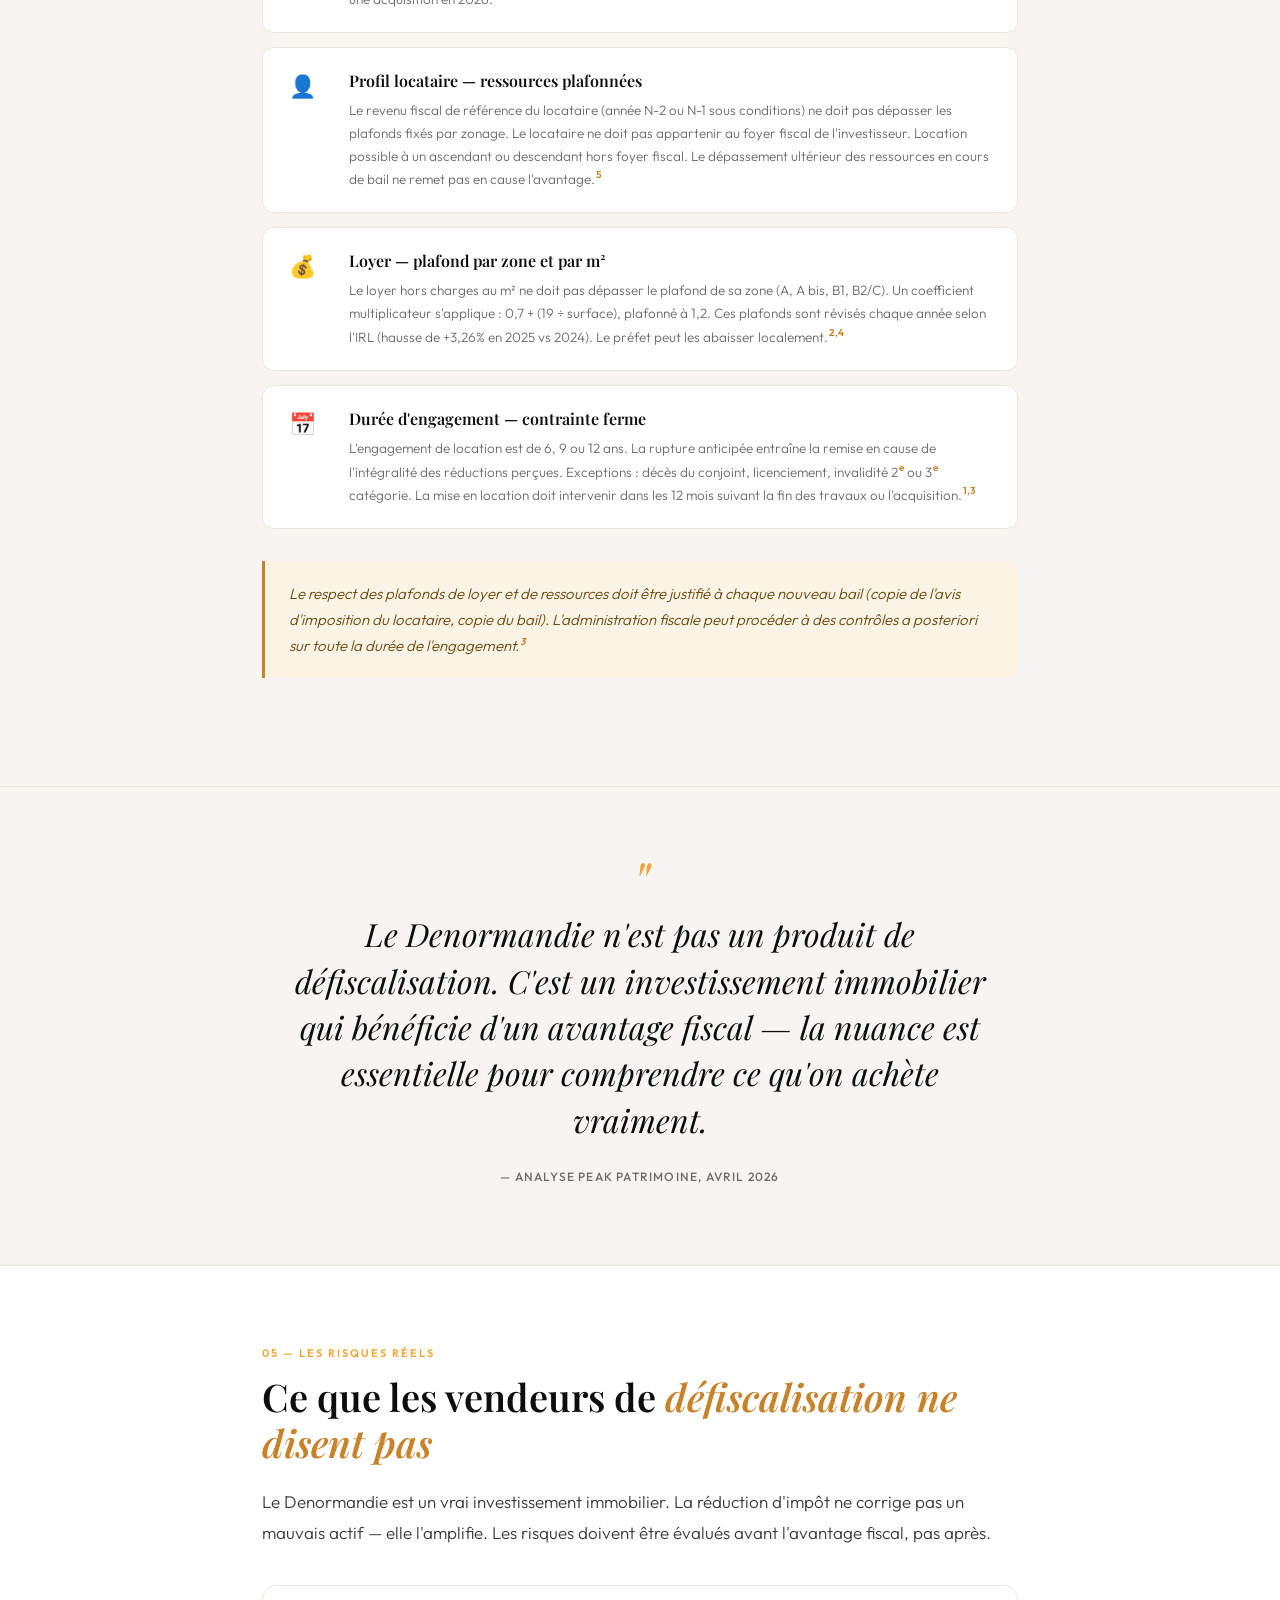
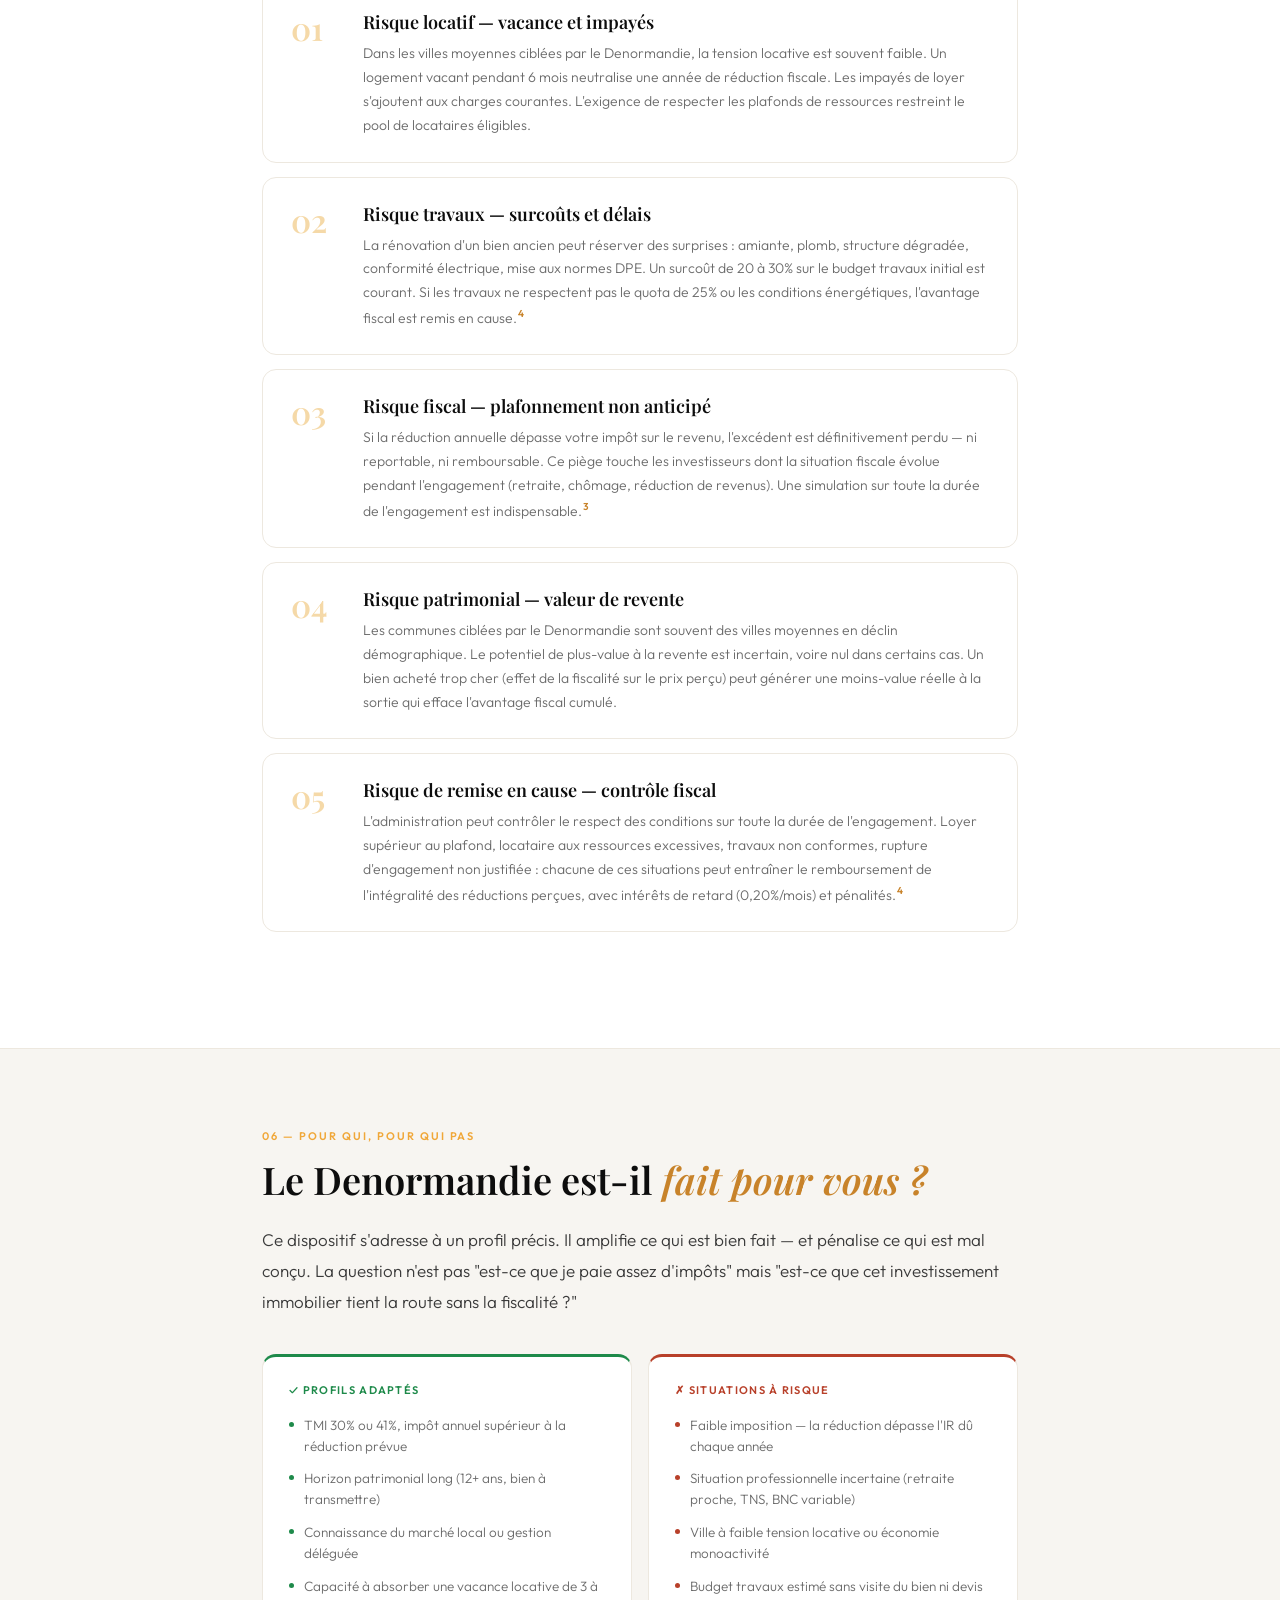
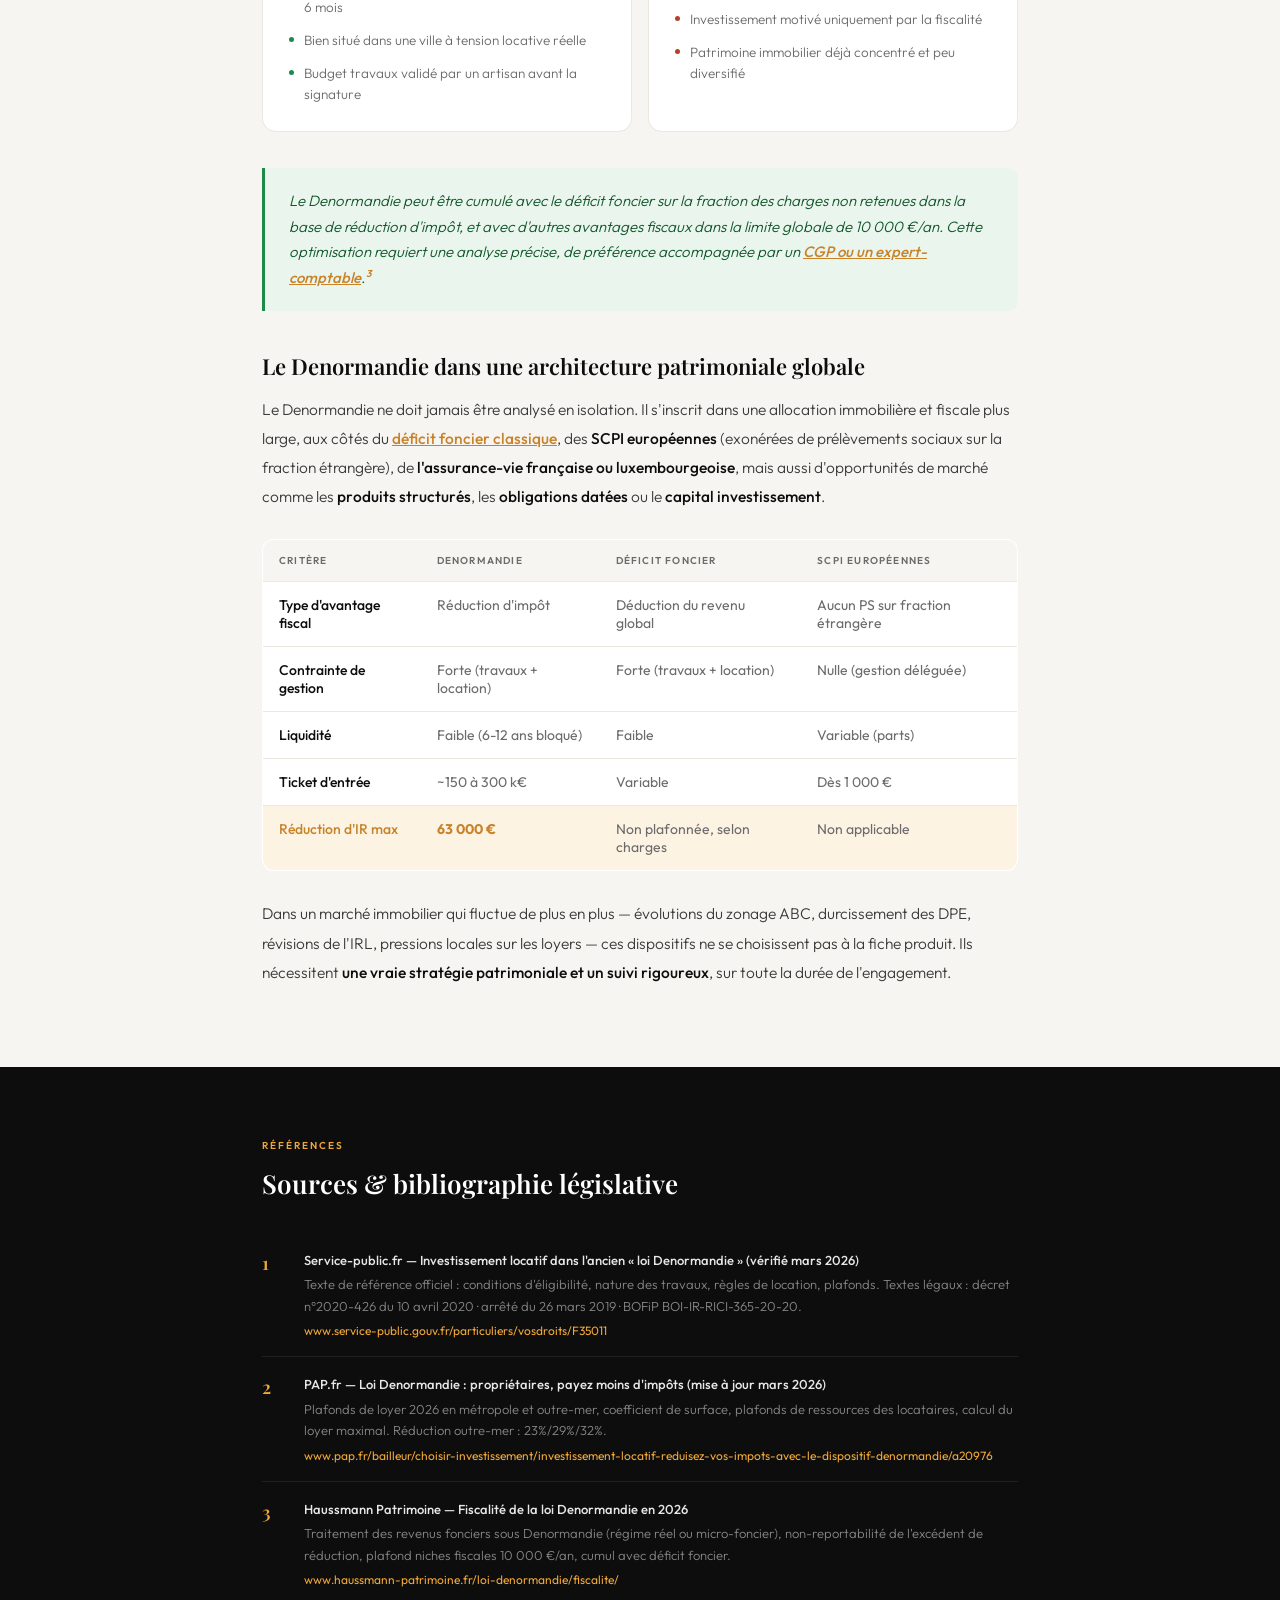
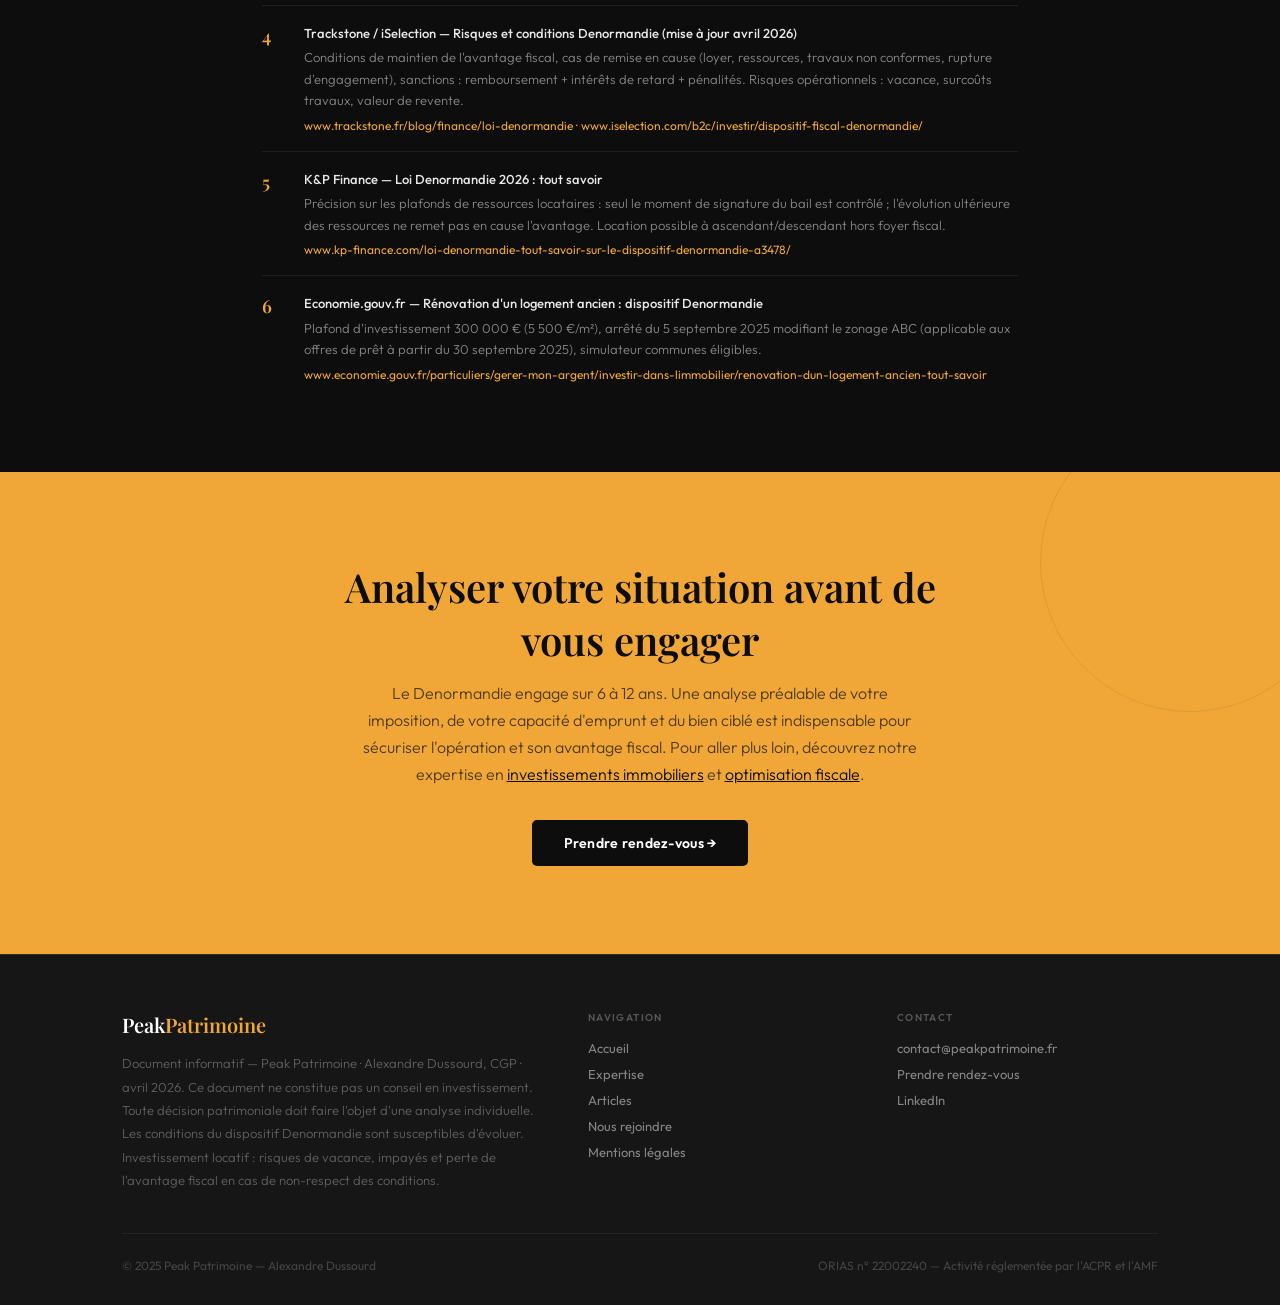
<file: article-denormandie-2026.html>
<!DOCTYPE html>
<html lang="fr">
<head>
  <meta charset="UTF-8">
  <meta name="viewport" content="width=device-width, initial-scale=1.0">
  <title>Loi Denormandie 2026 : guide complet, taux, conditions — Peak Patrimoine</title>
  <meta name="description" content="Loi Denormandie 2026 : réduction d'impôt jusqu'à 21% (63 000 €), conditions, communes éligibles, travaux 25%, plafonds, simulation. Guide complet par Alexandre Dussourd, CGP à Nice.">
  <meta name="keywords" content="loi Denormandie 2026, dispositif Denormandie, défiscalisation immobilière, réduction impôt immobilier ancien, Denormandie conditions, Denormandie communes éligibles, Action Cœur de Ville, ORT, déficit foncier, SCPI européenne, Peak Patrimoine">
  <meta name="author" content="Alexandre Dussourd">
  <meta name="robots" content="index, follow, max-image-preview:large, max-snippet:-1">
  <meta name="article:published_time" content="2026-04-22">
  <meta name="article:author" content="Alexandre Dussourd">
  <meta name="article:section" content="Immobilier &amp; fiscalité">
  <link rel="canonical" href="https://www.peakpatrimoine.fr/article-denormandie-2026.html">
  <link rel="icon" type="image/x-icon" href="/favicon.ico">
  <link rel="icon" type="image/png" sizes="32x32" href="/favicon-32.png">
  <link rel="apple-touch-icon" sizes="180x180" href="/apple-touch-icon.png">

  <!-- Open Graph -->
  <meta property="og:site_name" content="Peak Patrimoine">
  <meta property="og:title" content="Loi Denormandie 2026 : guide complet, taux et conditions">
  <meta property="og:description" content="Jusqu'à 63 000 € de réduction d'impôt pour l'immobilier ancien rénové. Conditions, simulations et pièges à éviter. Note d'analyse Peak Patrimoine.">
  <meta property="og:url" content="https://www.peakpatrimoine.fr/article-denormandie-2026.html">
  <meta property="og:type" content="article">
  <meta property="og:locale" content="fr_FR">
  <meta property="og:image" content="https://www.peakpatrimoine.fr/hero-mountain.jpg">
  <meta property="og:image:alt" content="Loi Denormandie 2026 — guide Peak Patrimoine">
  <meta property="article:published_time" content="2026-04-22T00:00:00+02:00">
  <meta property="article:modified_time" content="2026-04-22T00:00:00+02:00">
  <meta property="article:author" content="https://www.linkedin.com/in/alexdussourd/">
  <meta property="article:section" content="Immobilier &amp; fiscalité">
  <meta property="article:tag" content="Denormandie">
  <meta property="article:tag" content="Défiscalisation immobilière">
  <meta property="article:tag" content="Immobilier ancien">
  <meta property="article:tag" content="Action Cœur de Ville">

  <!-- Twitter -->
  <meta name="twitter:card" content="summary_large_image">
  <meta name="twitter:title" content="Loi Denormandie 2026 : guide complet">
  <meta name="twitter:description" content="Jusqu'à 63 000 € de réduction d'impôt. Conditions, simulations, risques. Analyse Peak Patrimoine.">
  <meta name="twitter:image" content="https://www.peakpatrimoine.fr/hero-mountain.jpg">
  <meta name="twitter:label1" content="Écrit par">
  <meta name="twitter:data1" content="Alexandre Dussourd, CGP">
  <meta name="twitter:label2" content="Temps de lecture">
  <meta name="twitter:data2" content="14 minutes">

  <!-- Structured data : Article -->
  <script type="application/ld+json">
  {"@context":"https://schema.org","@type":"Article","mainEntityOfPage":{"@type":"WebPage","@id":"https://www.peakpatrimoine.fr/article-denormandie-2026.html"},"headline":"Loi Denormandie 2026 : guide complet, taux et conditions","alternativeHeadline":"L'immobilier ancien qui réduit votre impôt","description":"Guide complet du dispositif Denormandie : réduction d'impôt jusqu'à 21%, conditions, communes éligibles, travaux, simulation, risques. Analyse Peak Patrimoine.","image":{"@type":"ImageObject","url":"https://www.peakpatrimoine.fr/hero-mountain.jpg","width":1200,"height":630},"author":{"@type":"Person","name":"Alexandre Dussourd","jobTitle":"Consultant patrimonial","url":"https://www.peakpatrimoine.fr","sameAs":["https://www.linkedin.com/in/alexdussourd/"]},"publisher":{"@type":"Organization","name":"Peak Patrimoine","url":"https://www.peakpatrimoine.fr","logo":{"@type":"ImageObject","url":"https://www.peakpatrimoine.fr/apple-touch-icon.png","width":180,"height":180}},"datePublished":"2026-04-22","dateModified":"2026-04-22","inLanguage":"fr-FR","articleSection":"Immobilier &amp; fiscalité","keywords":["loi Denormandie","défiscalisation immobilière","immobilier ancien","Action Cœur de Ville","ORT","réduction d'impôt","SCPI européenne","déficit foncier"],"wordCount":2600,"timeRequired":"PT14M","about":[{"@type":"Thing","name":"Dispositif Denormandie"},{"@type":"Thing","name":"Défiscalisation immobilière"},{"@type":"Thing","name":"Immobilier ancien"}]}
  </script>

  <!-- Structured data : BreadcrumbList -->
  <script type="application/ld+json">
  {"@context":"https://schema.org","@type":"BreadcrumbList","itemListElement":[{"@type":"ListItem","position":1,"name":"Accueil","item":"https://www.peakpatrimoine.fr/"},{"@type":"ListItem","position":2,"name":"Articles","item":"https://www.peakpatrimoine.fr/articles.html"},{"@type":"ListItem","position":3,"name":"Loi Denormandie 2026","item":"https://www.peakpatrimoine.fr/article-denormandie-2026.html"}]}
  </script>

  <!-- Structured data : FAQPage -->
  <script type="application/ld+json">
  {"@context":"https://schema.org","@type":"FAQPage","mainEntity":[{"@type":"Question","name":"Qu'est-ce que le dispositif Denormandie en 2026 ?","acceptedAnswer":{"@type":"Answer","text":"Le Denormandie est un dispositif de défiscalisation immobilière codifié à l'article 199 novovicies du CGI, prolongé jusqu'au 31 décembre 2027. Il accorde une réduction d'impôt de 12%, 18% ou 21% du prix de revient d'un logement ancien rénové (plafonné à 300 000 €), pour un engagement de location de 6, 9 ou 12 ans dans une commune éligible."}},{"@type":"Question","name":"Quel est le montant maximum de la réduction d'impôt Denormandie ?","acceptedAnswer":{"@type":"Answer","text":"La réduction maximale est de 63 000 € en métropole (21% sur 300 000 €, étalés sur 12 ans) et jusqu'à 96 000 € en outre-mer (32%). Elle entre dans le plafonnement global des niches fiscales à 10 000 €/an, et l'excédent est définitivement perdu : ni reportable, ni remboursable."}},{"@type":"Question","name":"Quelles sont les conditions de travaux pour bénéficier du Denormandie ?","acceptedAnswer":{"@type":"Answer","text":"Les travaux doivent représenter au moins 25% du coût total de l'opération (achat + travaux). Ils doivent améliorer la performance énergétique de 20% minimum pour les logements collectifs (30% pour l'individuel), ou combiner au moins 2 postes parmi : isolation combles, isolation murs, isolation fenêtres, chaudière, eau chaude sanitaire."}},{"@type":"Question","name":"Quels sont les risques du Denormandie ?","acceptedAnswer":{"@type":"Answer","text":"Les principaux risques sont : la vacance locative dans les villes moyennes ciblées, les surcoûts de travaux (20-30% courants), la perte de l'excédent de réduction si l'impôt dû est inférieur, la valeur de revente incertaine, et la remise en cause fiscale en cas de non-respect des conditions (loyer, ressources locataire, travaux). Le Denormandie doit d'abord être un bon investissement immobilier, la fiscalité venant en bonus."}}]}
  </script>

  <link rel="preconnect" href="https://fonts.googleapis.com">
  <link href="https://fonts.googleapis.com/css2?family=Playfair+Display:ital,wght@0,400;0,600;1,400&family=Outfit:wght@300;400;500;600&display=swap" rel="stylesheet">
  <link rel="stylesheet" href="style.css">
  <style>
    /* ── HERO ── */
    .hero{background:var(--noir);padding:110px 0 90px;position:relative;overflow:hidden;}
    .hero::before{content:'';position:absolute;top:-100px;right:-100px;width:500px;height:500px;border:1px solid rgba(240,167,56,0.1);border-radius:50%;pointer-events:none;}
    .hero-eyebrow{font-size:11px;font-weight:500;letter-spacing:0.18em;text-transform:uppercase;color:var(--ambre-m);margin-bottom:22px;display:block;}
    .hero h1{font-family:'Playfair Display',serif;font-size:clamp(36px,5.2vw,60px);font-weight:600;color:var(--blanc);line-height:1.12;margin-bottom:22px;max-width:820px;}
    .hero h1 em{font-style:italic;color:var(--ambre);}
    .hero-sub{font-size:17px;font-weight:300;color:rgba(255,255,255,0.55);line-height:1.78;max-width:620px;margin-bottom:40px;}
    .hero-stats{display:flex;gap:48px;padding-top:32px;border-top:1px solid rgba(255,255,255,0.08);flex-wrap:wrap;}
    .hero-stat{display:flex;flex-direction:column;gap:4px;}
    .hero-stat-num{font-family:'Playfair Display',serif;font-size:28px;font-weight:600;color:var(--ambre);line-height:1;}
    .hero-stat-label{font-size:12px;color:rgba(255,255,255,0.45);line-height:1.4;max-width:160px;}

    /* ── ARTICLE LAYOUT ── */
    .article{background:var(--blanc);}
    .article-inner{max-width:820px;margin:0 auto;padding:0 32px;}
    .article-section{padding:80px 0;border-bottom:1px solid var(--bord);}
    .article-section:last-of-type{border-bottom:none;}
    .article-section-num{font-size:11px;font-weight:600;letter-spacing:0.18em;text-transform:uppercase;color:var(--ambre);margin-bottom:14px;display:block;}
    .article-section h2{font-family:'Playfair Display',serif;font-size:clamp(26px,3.4vw,38px);font-weight:600;line-height:1.2;margin-bottom:22px;color:var(--noir);}
    .article-section h2 em{font-style:italic;color:var(--ambre-d);}
    .article-section .lead{font-size:17px;font-weight:300;color:#3a3a3a;line-height:1.82;margin-bottom:28px;max-width:none;}
    .article-section p{font-size:15.5px;font-weight:300;color:#3a3a3a;line-height:1.88;margin-bottom:18px;}
    .article-section p strong{font-weight:500;color:var(--noir);}
    .article-section p:last-child{margin-bottom:0;}

    /* ── PRINCIPLE GRID ── */
    .principle-grid{display:grid;grid-template-columns:1fr 1fr;gap:16px;margin:32px 0;}
    .principle-card{background:var(--blanc);border:1px solid var(--bord);border-radius:14px;padding:24px;transition:border-color 0.2s,box-shadow 0.2s;}
    .principle-card:hover{border-color:var(--ambre-m);box-shadow:0 4px 20px rgba(240,167,56,0.08);}
    .principle-card-icon{width:38px;height:38px;background:var(--ambre-l);border-radius:9px;display:flex;align-items:center;justify-content:center;font-size:18px;margin-bottom:14px;}
    .principle-card h3{font-family:'Playfair Display',serif;font-size:17px;font-weight:600;margin-bottom:8px;color:var(--noir);}
    .principle-card p{font-size:13.5px;font-weight:300;line-height:1.68;color:var(--gris);margin:0;}

    /* ── RATE CARDS ── */
    .rate-grid{display:grid;grid-template-columns:repeat(3,1fr);gap:16px;margin:36px 0;}
    .rate-card{background:var(--blanc);border:1px solid var(--bord);border-radius:14px;padding:28px 22px;text-align:center;position:relative;transition:border-color 0.2s,transform 0.2s;}
    .rate-card:hover{border-color:var(--ambre-m);transform:translateY(-2px);}
    .rate-card.featured{border-color:var(--ambre);background:var(--ambre-l);}
    .rate-card.featured::before{content:'Recommandé';position:absolute;top:12px;right:12px;font-size:9px;font-weight:600;letter-spacing:0.1em;text-transform:uppercase;color:var(--ambre-d);background:var(--blanc);border:1px solid var(--ambre-m);border-radius:100px;padding:2px 9px;}
    .rate-duration{font-size:11px;font-weight:600;letter-spacing:0.12em;text-transform:uppercase;color:var(--gris);margin-bottom:12px;}
    .rate-pct{font-family:'Playfair Display',serif;font-size:46px;font-weight:600;color:var(--ambre-d);line-height:1;margin-bottom:10px;}
    .rate-total{font-size:13px;color:var(--gris-f);margin-bottom:4px;}
    .rate-annual{font-size:12px;color:var(--gris);font-weight:300;}

    /* ── FISCAL TABLE ── */
    .fiscal-table{width:100%;border-collapse:collapse;margin:28px 0;font-size:14px;background:var(--blanc);border:1px solid var(--bord);border-radius:12px;overflow:hidden;}
    .fiscal-table th{text-align:left;padding:14px 16px;font-size:10px;font-weight:600;letter-spacing:0.12em;text-transform:uppercase;color:var(--gris);border-bottom:1px solid var(--bord);background:var(--gris-l);}
    .fiscal-table td{padding:14px 16px;border-bottom:1px solid var(--bord);color:var(--gris);vertical-align:top;}
    .fiscal-table tr:last-child td{border-bottom:none;}
    .fiscal-table td:first-child{font-weight:500;color:var(--noir);}
    .fiscal-table .highlight td{background:var(--ambre-l);}
    .fiscal-table .highlight td:first-child{color:var(--ambre-d);}
    .fiscal-table .highlight td strong{color:var(--ambre-d);}

    /* ── CALLOUT ── */
    .callout{background:var(--ambre-l);border-left:3px solid var(--ambre);border-radius:0 10px 10px 0;padding:20px 24px;margin:28px 0;}
    .callout p{font-size:15px;font-style:italic;color:#7A4E0A;margin:0;line-height:1.72;font-weight:300;}
    .callout-red{background:#FDF0EA;border-left-color:#B8402A;}
    .callout-red p{color:#6A2514;}
    .callout-amber{background:#FBF4E4;border-left-color:#C8832A;}
    .callout-amber p{color:#6A4810;}
    .callout-green{background:#EAF5ED;border-left-color:#1E8A4A;}
    .callout-green p{color:#10562A;}
    .callout-blue{background:#EAF0F7;border-left-color:#1A5FA8;}
    .callout-blue p{color:#143C6A;}

    /* ── SIMULATION ── */
    .sim-box{background:var(--blanc);border:1px solid var(--bord);border-top:3px solid var(--ambre);border-radius:0 0 14px 14px;padding:32px;margin:24px 0;}
    .sim-title{font-family:'Playfair Display',serif;font-size:19px;font-weight:600;margin-bottom:22px;color:var(--noir);}
    .sim-row{display:flex;justify-content:space-between;align-items:baseline;padding:11px 0;border-bottom:1px solid var(--bord);font-size:14px;gap:20px;}
    .sim-row:last-child{border-bottom:none;padding-bottom:0;}
    .sim-row.total{margin-top:8px;padding-top:16px;border-top:2px solid var(--bord);border-bottom:none;}
    .sim-label{color:var(--gris);font-weight:300;}
    .sim-label.indent{padding-left:16px;color:#9a9690;font-size:13px;}
    .sim-value{font-weight:600;color:var(--noir);font-family:'Playfair Display',serif;font-size:15px;flex-shrink:0;}
    .sim-value.ambre{color:var(--ambre-d);font-size:17px;}
    .sim-value.green{color:#1E8A4A;}
    .sim-value.amber{color:#C8832A;}

    /* ── CONDITIONS ── */
    .cond-stack{display:flex;flex-direction:column;gap:14px;margin:32px 0;}
    .cond-card{background:var(--blanc);border:1px solid var(--bord);border-radius:12px;padding:22px 26px;display:grid;grid-template-columns:42px 1fr;gap:18px;align-items:start;transition:border-color 0.2s;}
    .cond-card:hover{border-color:var(--ambre-m);}
    .cond-icon{font-size:22px;margin-top:2px;}
    .cond-card h4{font-family:'Playfair Display',serif;font-size:16px;font-weight:600;color:var(--noir);margin-bottom:8px;}
    .cond-card p{font-size:13.5px;font-weight:300;line-height:1.68;color:var(--gris);margin:0;}

    /* ── RISK CARDS ── */
    .risk-stack{display:flex;flex-direction:column;gap:14px;margin:36px 0;}
    .risk-card{background:var(--blanc);border:1px solid var(--bord);border-radius:14px;padding:24px 28px;display:grid;grid-template-columns:52px 1fr;gap:20px;align-items:start;transition:border-color 0.2s,box-shadow 0.2s;}
    .risk-card:hover{border-color:var(--ambre-m);box-shadow:0 4px 20px rgba(240,167,56,0.08);}
    .risk-number{font-family:'Playfair Display',serif;font-size:32px;font-weight:600;color:var(--ambre-m);line-height:1;margin-top:2px;transition:color 0.2s;}
    .risk-card:hover .risk-number{color:var(--ambre);}
    .risk-card h3{font-family:'Playfair Display',serif;font-size:18px;font-weight:600;margin-bottom:8px;color:var(--noir);}
    .risk-card p{font-size:14px;line-height:1.7;color:var(--gris);margin:0;font-weight:300;}
    .risk-card p strong{color:var(--noir);font-weight:500;}

    /* ── PROFIL GRID ── */
    .profil-grid{display:grid;grid-template-columns:1fr 1fr;gap:16px;margin:36px 0;}
    .profil-card{background:var(--blanc);border:1px solid var(--bord);border-radius:14px;padding:26px;}
    .profil-card.good{border-top:3px solid #1E8A4A;}
    .profil-card.bad{border-top:3px solid #B8402A;}
    .profil-card h4{font-size:11px;font-weight:600;letter-spacing:0.12em;text-transform:uppercase;margin-bottom:18px;}
    .profil-card.good h4{color:#1E8A4A;}
    .profil-card.bad h4{color:#B8402A;}
    .profil-item{display:flex;gap:10px;margin-bottom:12px;font-size:13.5px;font-weight:300;color:var(--gris);align-items:flex-start;line-height:1.55;}
    .profil-item:last-child{margin-bottom:0;}
    .profil-item .dot{width:5px;height:5px;border-radius:50%;flex-shrink:0;margin-top:7px;}
    .profil-card.good .dot{background:#1E8A4A;}
    .profil-card.bad .dot{background:#B8402A;}

    /* ── BIG QUOTE ── */
    .big-quote{text-align:center;padding:80px 32px;background:var(--gris-l);border-top:1px solid var(--bord);border-bottom:1px solid var(--bord);}
    .big-quote blockquote{font-family:'Playfair Display',serif;font-size:clamp(22px,3vw,32px);font-style:italic;font-weight:400;line-height:1.45;max-width:720px;margin:0 auto 22px;color:var(--noir);padding:0;background:transparent;border:none;border-radius:0;}
    .big-quote blockquote::before{content:'"';font-size:60px;color:var(--ambre);line-height:0.5;display:block;margin-bottom:14px;font-family:'Playfair Display',serif;}
    .big-quote cite{font-size:12px;color:var(--gris);letter-spacing:0.1em;font-style:normal;text-transform:uppercase;font-weight:500;}

    /* ── SOURCES ── */
    .sources-section{background:var(--noir);padding:72px 0;}
    .sources-inner{max-width:820px;margin:0 auto;padding:0 32px;}
    .sources-label{font-size:10px;font-weight:600;letter-spacing:0.2em;text-transform:uppercase;color:var(--ambre);margin-bottom:14px;display:block;}
    .sources-section h2{font-family:'Playfair Display',serif;font-size:26px;font-weight:600;margin-bottom:32px;color:var(--blanc);}
    .source-list{list-style:none;padding:0;}
    .source-item{display:flex;gap:18px;padding:18px 0;border-bottom:1px solid rgba(255,255,255,0.08);font-size:13px;}
    .source-item:last-child{border-bottom:none;}
    .source-num{font-family:'Playfair Display',serif;font-size:18px;color:var(--ambre);min-width:24px;flex-shrink:0;font-weight:600;}
    .source-title{font-weight:500;color:rgba(255,255,255,0.9);margin-bottom:4px;line-height:1.5;}
    .source-detail{color:rgba(255,255,255,0.5);font-weight:300;line-height:1.65;margin-bottom:6px;}
    .source-url{color:var(--ambre);word-break:break-all;font-size:12px;font-weight:400;}

    sup{font-size:10px;color:var(--ambre-d);font-weight:600;vertical-align:super;padding-left:1px;}

    .source-note{font-size:12px;color:var(--gris);margin-top:-14px;margin-bottom:24px;font-style:italic;}

    /* ── CTA ── */
    .cta-band{background:var(--ambre);padding:88px 0;text-align:center;position:relative;overflow:hidden;}
    .cta-band::before{content:'';position:absolute;top:-60px;right:-60px;width:300px;height:300px;border:1px solid rgba(0,0,0,0.08);border-radius:50%;pointer-events:none;}
    .cta-band h2{font-family:'Playfair Display',serif;font-size:clamp(26px,3.5vw,40px);font-weight:600;color:var(--noir);margin-bottom:14px;max-width:640px;margin-left:auto;margin-right:auto;}
    .cta-band p{font-size:16px;font-weight:300;color:rgba(13,13,13,0.7);margin-bottom:32px;max-width:560px;margin-left:auto;margin-right:auto;line-height:1.7;}

    .back-link{display:inline-flex;align-items:center;gap:8px;font-size:13px;color:rgba(255,255,255,0.55);text-decoration:none;margin-bottom:28px;transition:color 0.2s;font-weight:400;}
    .back-link:hover{color:var(--ambre);}
    .back-link::before{content:'←';font-size:14px;}

    @media(max-width:780px){
      .article-inner{padding:0 22px;}
      .article-section{padding:56px 0;}
      .principle-grid,.profil-grid{grid-template-columns:1fr;}
      .rate-grid{grid-template-columns:1fr;}
      .risk-card,.cond-card{grid-template-columns:1fr;gap:10px;}
      .risk-number{font-size:26px;}
      .sim-box{padding:22px;}
      .sim-row{flex-direction:column;align-items:flex-start;gap:4px;}
      .fiscal-table{font-size:13px;display:block;overflow-x:auto;}
      .hero-stats{gap:28px;}
    }

    /* ── BURGER MENU ── */
    .nav-burger{display:none;flex-direction:column;gap:5px;background:none;border:none;cursor:pointer;padding:4px;margin-left:12px;}
    .nav-burger span{display:block;width:22px;height:2px;background:rgba(255,255,255,0.7);border-radius:2px;transition:all 0.25s;}
    .nav-burger.open span:nth-child(1){transform:translateY(7px) rotate(45deg);}
    .nav-burger.open span:nth-child(2){opacity:0;}
    .nav-burger.open span:nth-child(3){transform:translateY(-7px) rotate(-45deg);}
    @media(max-width:640px){
      .nav-burger{display:flex;}
      .nav-links{display:none;position:absolute;top:66px;left:0;right:0;background:rgba(13,13,13,0.98);backdrop-filter:blur(16px);flex-direction:column;padding:16px 20px 20px;gap:4px;border-bottom:1px solid rgba(240,167,56,0.1);}
      .nav-links.open{display:flex;}
      .nav-links a{padding:10px 12px;font-size:14px;color:rgba(255,255,255,0.7);border-radius:6px;}
      .nav-links .nav-cta{margin-top:8px;text-align:center;background:var(--ambre)!important;color:var(--noir)!important;}
    }

    .reveal{opacity:0;transform:translateY(18px);transition:opacity 0.6s ease,transform 0.6s ease;}
    .reveal.visible{opacity:1;transform:translateY(0);}
  </style>
</head>
<body>

<nav>
  <div class="nav-inner">
    <a class="nav-logo" href="/">Peak<span>Patrimoine</span></a>
    <div class="nav-links" id="nav-links">
      <a href="/">Accueil</a>
      <a href="/expertise.html">Expertise</a>
      <a href="/articles.html" class="active">Articles</a>
      <a href="/rejoindre.html">Nous rejoindre</a>
      <a href="/mentions-legales.html">Mentions légales</a>
      <a href="https://calendar.app.google/mGV3SWbJjAqieRm79" target="_blank" rel="noopener" class="nav-cta">Prendre contact →</a>
    </div>
    <button class="nav-burger" id="nav-burger" aria-label="Menu" onclick="document.getElementById('nav-links').classList.toggle('open');this.classList.toggle('open')">
      <span></span><span></span><span></span>
    </button>
  </div>
</nav>

<article itemscope itemtype="https://schema.org/Article">
<meta itemprop="datePublished" content="2026-04-22">
<meta itemprop="dateModified" content="2026-04-22">
<meta itemprop="inLanguage" content="fr-FR">
<link itemprop="mainEntityOfPage" href="https://www.peakpatrimoine.fr/article-denormandie-2026.html">

<header class="hero">
  <div class="container">
    <a href="/articles.html" class="back-link">Retour aux articles</a>
    <span class="hero-eyebrow">Note d'analyse · <time datetime="2026-04-22">Avril 2026</time></span>
    <h1 itemprop="headline">Le Denormandie :<br>l'immobilier ancien <em>qui réduit votre impôt</em></h1>
    <p class="hero-sub" itemprop="description">Dernier grand dispositif de défiscalisation immobilière en vigueur, le Denormandie est aussi l'un des plus exigeants. Ce guide vous aide à comprendre le mécanisme, les conditions réelles et les pièges à éviter.</p>
    <div class="hero-stats">
      <div class="hero-stat">
        <span class="hero-stat-num">21%</span>
        <span class="hero-stat-label">Réduction maximale sur le montant investi</span>
      </div>
      <div class="hero-stat">
        <span class="hero-stat-num">63&nbsp;000&nbsp;€</span>
        <span class="hero-stat-label">Économie fiscale max. en métropole</span>
      </div>
      <div class="hero-stat">
        <span class="hero-stat-num">2027</span>
        <span class="hero-stat-label">Date limite d'acquisition</span>
      </div>
    </div>
  </div>
</header>

<main class="article">

  <!-- ── SECTION 1 : PRINCIPE ── -->
  <section class="article-section reveal">
    <div class="article-inner">
      <span class="article-section-num">01 — Comprendre le mécanisme</span>
      <h2>Le Denormandie : <em>comment ça marche ?</em></h2>
      <p class="lead">Créé en 2019 et prolongé jusqu'au 31 décembre 2027, le dispositif Denormandie est codifié à l'article 199 novovicies du Code général des impôts. Il succède dans la logique à la loi Pinel — mais pour l'immobilier ancien, dans des villes moyennes à revitaliser.</p>
      <p>Le principe est simple dans son architecture : vous achetez un logement ancien dans une commune éligible, vous réalisez des travaux de rénovation représentant au moins 25% du coût total de l'opération, puis vous vous engagez à le louer nu pendant 6, 9 ou 12 ans à des locataires dont les ressources sont plafonnées et à un loyer inférieur au marché. En échange, l'État vous accorde une réduction d'impôt sur le revenu calculée sur le prix de revient total de l'opération.<sup>1</sup></p>

      <div class="callout callout-blue">
        <p>Le Denormandie est l'un des rares dispositifs à cumuler plusieurs logiques : réduction d'impôt sur le revenu, déductibilité des charges en régime réel, et potentiel déficit foncier sur la fraction des travaux non retenus dans la base de calcul de la réduction.</p>
      </div>

      <div class="principle-grid">
        <div class="principle-card">
          <div class="principle-card-icon">🏚️</div>
          <h3>Le bien</h3>
          <p>Logement ancien nécessitant des travaux, ou local transformé en habitation. Doit être situé dans l'une des communes éligibles (programme Action Cœur de Ville, ORT, ou commune en besoin de réhabilitation). Environ 245 à 507 communes selon les sources.<sup>1,2</sup></p>
        </div>
        <div class="principle-card">
          <div class="principle-card-icon">🔨</div>
          <h3>Les travaux</h3>
          <p>Représentent au minimum 25% du coût total de l'opération (achat + travaux). Nature : amélioration de la performance énergétique de 20% minimum (30% pour le logement individuel), ou au moins 2 types de travaux parmi isolation, chaudière, fenêtres, eau chaude, combles.<sup>1</sup></p>
        </div>
        <div class="principle-card">
          <div class="principle-card-icon">📋</div>
          <h3>La location</h3>
          <p>Location nue uniquement (pas de meublé). Résidence principale du locataire. Mise en location dans les 12 mois suivant la fin des travaux. Travaux à terminer avant le 31 décembre 2028 si acquisition en 2026.<sup>1</sup></p>
        </div>
        <div class="principle-card">
          <div class="principle-card-icon">💶</div>
          <h3>Le plafond</h3>
          <p>Investissement plafonné à 300 000 € par an et par foyer fiscal, limité à 2 opérations. Prix au m² plafonné à 5 500 €. La réduction entre dans le plafonnement global des niches fiscales à <strong>10 000 €/an</strong>.<sup>2,3</sup></p>
        </div>
      </div>
    </div>
  </section>

  <!-- ── SECTION 2 : TAUX ── -->
  <section class="article-section reveal" style="background:var(--gris-l);">
    <div class="article-inner">
      <span class="article-section-num">02 — Les taux de réduction</span>
      <h2>12%, 18% ou 21% : <em>quel engagement choisir ?</em></h2>
      <p class="lead">La réduction d'impôt est calculée sur le prix de revient total (achat + travaux + frais de notaire), plafonné à 300 000 €, et étalée de façon linéaire sur toute la durée de l'engagement. Elle est non reportable et non remboursable.</p>

      <div class="rate-grid">
        <div class="rate-card">
          <div class="rate-duration">6 ans</div>
          <div class="rate-pct">12%</div>
          <div class="rate-total">Jusqu'à 36 000 € de réduction</div>
          <div class="rate-annual">2%/an, soit max 6 000 €/an</div>
        </div>
        <div class="rate-card">
          <div class="rate-duration">9 ans</div>
          <div class="rate-pct">18%</div>
          <div class="rate-total">Jusqu'à 54 000 € de réduction</div>
          <div class="rate-annual">2%/an, soit max 6 000 €/an</div>
        </div>
        <div class="rate-card featured">
          <div class="rate-duration">12 ans</div>
          <div class="rate-pct">21%</div>
          <div class="rate-total">Jusqu'à 63 000 € de réduction</div>
          <div class="rate-annual">2%/an (9 ans) puis 1%/an (3 ans)</div>
        </div>
      </div>

      <p class="source-note">Source : Service-public.fr, art. 199 novovicies CGI.<sup>1</sup> — Plafond investissement 300 000 € · Prix m² max 5 500 €.</p>

      <div class="callout callout-red">
        <p>Point critique : la réduction annuelle qui excède votre impôt dû est <strong>définitivement perdue</strong>. Elle n'est ni reportable sur les années suivantes, ni remboursable. Il est donc indispensable d'évaluer précisément votre imposition actuelle et future avant de dimensionner l'opération.<sup>3</sup></p>
      </div>

      <p>En outre-mer, les taux sont encore plus avantageux : 23% pour 6 ans, 29% pour 9 ans, 32% pour 12 ans, avec une économie maximale pouvant atteindre 96 000 €.<sup>2</sup></p>
    </div>
  </section>

  <!-- ── SECTION 3 : SIMULATION ── -->
  <section class="article-section reveal">
    <div class="article-inner">
      <span class="article-section-num">03 — Simulation concrète</span>
      <h2>Ce que ça donne <em>en chiffres réels</em></h2>
      <p class="lead">Deux exemples types pour illustrer la mécanique. Dans les deux cas, l'effort d'épargne mensuel est partiellement couvert par les loyers perçus et la réduction fiscale annuelle.</p>

      <div class="sim-box">
        <div class="sim-title">Exemple A — TMI 30%, investissement raisonné</div>
        <div class="sim-row"><span class="sim-label">Prix d'acquisition du bien</span><span class="sim-value">120 000 €</span></div>
        <div class="sim-row"><span class="sim-label">Travaux de rénovation (33% du total)</span><span class="sim-value">60 000 €</span></div>
        <div class="sim-row"><span class="sim-label">Frais de notaire (ancien, ~8%)</span><span class="sim-value">~9 600 €</span></div>
        <div class="sim-row"><span class="sim-label">Prix de revient total (base de calcul)</span><span class="sim-value">189 600 €</span></div>
        <div class="sim-row"><span class="sim-label">Engagement 12 ans → réduction 21%</span><span class="sim-value ambre">39 816 €</span></div>
        <div class="sim-row"><span class="sim-label indent">Soit par an</span><span class="sim-value green">~3 318 €/an</span></div>
        <div class="sim-row"><span class="sim-label indent">Niches fiscales restantes disponibles</span><span class="sim-value">~6 682 €/an</span></div>
        <div class="sim-row total"><span class="sim-label" style="font-weight:500;color:var(--noir);font-family:'Outfit',sans-serif;">Compatible plafond 10 000 €/an</span><span class="sim-value green">✓ Optimisé</span></div>
      </div>

      <div class="sim-box">
        <div class="sim-title">Exemple B — TMI 41%, investissement au plafond</div>
        <div class="sim-row"><span class="sim-label">Prix d'acquisition + travaux</span><span class="sim-value">300 000 € (plafond)</span></div>
        <div class="sim-row"><span class="sim-label">Réduction 21% sur 12 ans</span><span class="sim-value ambre">63 000 €</span></div>
        <div class="sim-row"><span class="sim-label indent">Réduction annuelle</span><span class="sim-value">5 250 €/an</span></div>
        <div class="sim-row"><span class="sim-label">Plafond niches fiscales annuel</span><span class="sim-value">10 000 €</span></div>
        <div class="sim-row"><span class="sim-label">Marge niches fiscales restante</span><span class="sim-value green">4 750 €/an cumulables</span></div>
        <div class="sim-row total"><span class="sim-label" style="font-weight:500;color:var(--noir);font-family:'Outfit',sans-serif;">Impôt annuel requis pour absorber</span><span class="sim-value amber">Min. 5 250 €/an d'IR</span></div>
      </div>
      <p class="source-note">Calculs indicatifs à titre pédagogique. Chaque situation requiert une analyse personnalisée.</p>
    </div>
  </section>


  <!-- ── SECTION 4 : CONDITIONS ── -->
  <section class="article-section reveal" style="background:var(--gris-l);">
    <div class="article-inner">
      <span class="article-section-num">04 — Les conditions à respecter</span>
      <h2>Un dispositif exigeant : <em>les obligations opérationnelles</em></h2>
      <p class="lead">Le Denormandie est l'un des dispositifs fiscaux les plus encadrés. Le non-respect de l'une des conditions suivantes entraîne la remise en cause de l'avantage fiscal, avec obligation de remboursement des réductions perçues, majorées d'intérêts de retard et de pénalités.<sup>4</sup></p>

      <div class="cond-stack">
        <div class="cond-card">
          <div class="cond-icon">📍</div>
          <div>
            <h4>Localisation — commune éligible</h4>
            <p>Le bien doit être situé dans une commune relevant du programme Action Cœur de Ville, d'une convention ORT (Opération de Revitalisation des Territoires), ou d'une copropriété en grave difficulté (procédure ORCOD). Vérification préalable obligatoire via le simulateur Service-public.fr.<sup>1</sup></p>
          </div>
        </div>
        <div class="cond-card">
          <div class="cond-icon">🔧</div>
          <div>
            <h4>Travaux — nature et quantum</h4>
            <p>25% minimum du coût total de l'opération. Travaux d'amélioration énergétique (performance +20% pour les collectifs, +30% pour l'individuel) ou combinaison d'au moins 2 postes parmi : isolation combles, isolation murs, isolation fenêtres, chaudière, eau chaude sanitaire. Travaux terminés au plus tard le 31/12/2028 pour une acquisition en 2026.<sup>1</sup></p>
          </div>
        </div>
        <div class="cond-card">
          <div class="cond-icon">👤</div>
          <div>
            <h4>Profil locataire — ressources plafonnées</h4>
            <p>Le revenu fiscal de référence du locataire (année N-2 ou N-1 sous conditions) ne doit pas dépasser les plafonds fixés par zonage. Le locataire ne doit pas appartenir au foyer fiscal de l'investisseur. Location possible à un ascendant ou descendant hors foyer fiscal. Le dépassement ultérieur des ressources en cours de bail ne remet pas en cause l'avantage.<sup>5</sup></p>
          </div>
        </div>
        <div class="cond-card">
          <div class="cond-icon">💰</div>
          <div>
            <h4>Loyer — plafond par zone et par m²</h4>
            <p>Le loyer hors charges au m² ne doit pas dépasser le plafond de sa zone (A, A bis, B1, B2/C). Un coefficient multiplicateur s'applique : 0,7 + (19 ÷ surface), plafonné à 1,2. Ces plafonds sont révisés chaque année selon l'IRL (hausse de +3,26% en 2025 vs 2024). Le préfet peut les abaisser localement.<sup>2,4</sup></p>
          </div>
        </div>
        <div class="cond-card">
          <div class="cond-icon">📅</div>
          <div>
            <h4>Durée d'engagement — contrainte ferme</h4>
            <p>L'engagement de location est de 6, 9 ou 12 ans. La rupture anticipée entraîne la remise en cause de l'intégralité des réductions perçues. Exceptions : décès du conjoint, licenciement, invalidité 2<sup>e</sup> ou 3<sup>e</sup> catégorie. La mise en location doit intervenir dans les 12 mois suivant la fin des travaux ou l'acquisition.<sup>1,3</sup></p>
          </div>
        </div>
      </div>

      <div class="callout callout-amber">
        <p>Le respect des plafonds de loyer et de ressources doit être justifié à chaque nouveau bail (copie de l'avis d'imposition du locataire, copie du bail). L'administration fiscale peut procéder à des contrôles a posteriori sur toute la durée de l'engagement.<sup>3</sup></p>
      </div>
    </div>
  </section>
  </main>

  <div class="big-quote reveal">
    <blockquote>Le Denormandie n'est pas un produit de défiscalisation. C'est un investissement immobilier qui bénéficie d'un avantage fiscal — la nuance est essentielle pour comprendre ce qu'on achète vraiment.</blockquote>
    <cite>— Analyse Peak Patrimoine, Avril 2026</cite>
  </div>

  <main class="article">

  <!-- ── SECTION 5 : RISQUES ── -->
  <section class="article-section reveal">
    <div class="article-inner">
      <span class="article-section-num">05 — Les risques réels</span>
      <h2>Ce que les vendeurs de <em>défiscalisation ne disent pas</em></h2>
      <p class="lead">Le Denormandie est un vrai investissement immobilier. La réduction d'impôt ne corrige pas un mauvais actif — elle l'amplifie. Les risques doivent être évalués avant l'avantage fiscal, pas après.</p>

      <div class="risk-stack">
        <div class="risk-card">
          <div class="risk-number">01</div>
          <div>
            <h3>Risque locatif — vacance et impayés</h3>
            <p>Dans les villes moyennes ciblées par le Denormandie, la tension locative est souvent faible. Un logement vacant pendant 6 mois neutralise une année de réduction fiscale. Les impayés de loyer s'ajoutent aux charges courantes. L'exigence de respecter les plafonds de ressources restreint le pool de locataires éligibles.</p>
          </div>
        </div>
        <div class="risk-card">
          <div class="risk-number">02</div>
          <div>
            <h3>Risque travaux — surcoûts et délais</h3>
            <p>La rénovation d'un bien ancien peut réserver des surprises : amiante, plomb, structure dégradée, conformité électrique, mise aux normes DPE. Un surcoût de 20 à 30% sur le budget travaux initial est courant. Si les travaux ne respectent pas le quota de 25% ou les conditions énergétiques, l'avantage fiscal est remis en cause.<sup>4</sup></p>
          </div>
        </div>
        <div class="risk-card">
          <div class="risk-number">03</div>
          <div>
            <h3>Risque fiscal — plafonnement non anticipé</h3>
            <p>Si la réduction annuelle dépasse votre impôt sur le revenu, l'excédent est définitivement perdu — ni reportable, ni remboursable. Ce piège touche les investisseurs dont la situation fiscale évolue pendant l'engagement (retraite, chômage, réduction de revenus). Une simulation sur toute la durée de l'engagement est indispensable.<sup>3</sup></p>
          </div>
        </div>
        <div class="risk-card">
          <div class="risk-number">04</div>
          <div>
            <h3>Risque patrimonial — valeur de revente</h3>
            <p>Les communes ciblées par le Denormandie sont souvent des villes moyennes en déclin démographique. Le potentiel de plus-value à la revente est incertain, voire nul dans certains cas. Un bien acheté trop cher (effet de la fiscalité sur le prix perçu) peut générer une moins-value réelle à la sortie qui efface l'avantage fiscal cumulé.</p>
          </div>
        </div>
        <div class="risk-card">
          <div class="risk-number">05</div>
          <div>
            <h3>Risque de remise en cause — contrôle fiscal</h3>
            <p>L'administration peut contrôler le respect des conditions sur toute la durée de l'engagement. Loyer supérieur au plafond, locataire aux ressources excessives, travaux non conformes, rupture d'engagement non justifiée : chacune de ces situations peut entraîner le remboursement de l'intégralité des réductions perçues, avec intérêts de retard (0,20%/mois) et pénalités.<sup>4</sup></p>
          </div>
        </div>
      </div>
    </div>
  </section>

  <!-- ── SECTION 6 : PROFIL ── -->
  <section class="article-section reveal" style="background:var(--gris-l);">
    <div class="article-inner">
      <span class="article-section-num">06 — Pour qui, pour qui pas</span>
      <h2>Le Denormandie est-il <em>fait pour vous ?</em></h2>
      <p class="lead">Ce dispositif s'adresse à un profil précis. Il amplifie ce qui est bien fait — et pénalise ce qui est mal conçu. La question n'est pas "est-ce que je paie assez d'impôts" mais "est-ce que cet investissement immobilier tient la route sans la fiscalité ?"</p>

      <div class="profil-grid">
        <div class="profil-card good">
          <h4>✓ Profils adaptés</h4>
          <div class="profil-item"><div class="dot"></div><span>TMI 30% ou 41%, impôt annuel supérieur à la réduction prévue</span></div>
          <div class="profil-item"><div class="dot"></div><span>Horizon patrimonial long (12+ ans, bien à transmettre)</span></div>
          <div class="profil-item"><div class="dot"></div><span>Connaissance du marché local ou gestion déléguée</span></div>
          <div class="profil-item"><div class="dot"></div><span>Capacité à absorber une vacance locative de 3 à 6 mois</span></div>
          <div class="profil-item"><div class="dot"></div><span>Bien situé dans une ville à tension locative réelle</span></div>
          <div class="profil-item"><div class="dot"></div><span>Budget travaux validé par un artisan avant la signature</span></div>
        </div>
        <div class="profil-card bad">
          <h4>✗ Situations à risque</h4>
          <div class="profil-item"><div class="dot"></div><span>Faible imposition — la réduction dépasse l'IR dû chaque année</span></div>
          <div class="profil-item"><div class="dot"></div><span>Situation professionnelle incertaine (retraite proche, TNS, BNC variable)</span></div>
          <div class="profil-item"><div class="dot"></div><span>Ville à faible tension locative ou économie monoactivité</span></div>
          <div class="profil-item"><div class="dot"></div><span>Budget travaux estimé sans visite du bien ni devis</span></div>
          <div class="profil-item"><div class="dot"></div><span>Investissement motivé uniquement par la fiscalité</span></div>
          <div class="profil-item"><div class="dot"></div><span>Patrimoine immobilier déjà concentré et peu diversifié</span></div>
        </div>
      </div>

      <div class="callout callout-green">
        <p>Le Denormandie peut être cumulé avec le déficit foncier sur la fraction des charges non retenues dans la base de réduction d'impôt, et avec d'autres avantages fiscaux dans la limite globale de 10 000 €/an. Cette optimisation requiert une analyse précise, de préférence accompagnée par un <a href="/expertise.html#fiscalite" style="color:var(--ambre-d);font-weight:500;">CGP ou un expert-comptable</a>.<sup>3</sup></p>
      </div>

      <h3 style="font-family:'Playfair Display',serif;font-size:22px;font-weight:600;margin:40px 0 14px;color:var(--noir);">Le Denormandie dans une architecture patrimoniale globale</h3>
      <p>Le Denormandie ne doit jamais être analysé en isolation. Il s'inscrit dans une allocation immobilière et fiscale plus large, aux côtés du <a href="/expertise.html#immobilier" style="color:var(--ambre-d);font-weight:500;">déficit foncier classique</a>, des <strong>SCPI européennes</strong> (exonérées de prélèvements sociaux sur la fraction étrangère), de <strong>l'assurance-vie française ou luxembourgeoise</strong>, mais aussi d'opportunités de marché comme les <strong>produits structurés</strong>, les <strong>obligations datées</strong> ou le <strong>capital investissement</strong>.</p>

      <table class="fiscal-table">
        <thead>
          <tr>
            <th>Critère</th>
            <th>Denormandie</th>
            <th>Déficit foncier</th>
            <th>SCPI européennes</th>
          </tr>
        </thead>
        <tbody>
          <tr>
            <td>Type d'avantage fiscal</td>
            <td>Réduction d'impôt</td>
            <td>Déduction du revenu global</td>
            <td>Aucun PS sur fraction étrangère</td>
          </tr>
          <tr>
            <td>Contrainte de gestion</td>
            <td>Forte (travaux + location)</td>
            <td>Forte (travaux + location)</td>
            <td>Nulle (gestion déléguée)</td>
          </tr>
          <tr>
            <td>Liquidité</td>
            <td>Faible (6-12 ans bloqué)</td>
            <td>Faible</td>
            <td>Variable (parts)</td>
          </tr>
          <tr>
            <td>Ticket d'entrée</td>
            <td>~150 à 300 k€</td>
            <td>Variable</td>
            <td>Dès 1 000 €</td>
          </tr>
          <tr class="highlight">
            <td>Réduction d'IR max</td>
            <td><strong>63 000 €</strong></td>
            <td>Non plafonnée, selon charges</td>
            <td>Non applicable</td>
          </tr>
        </tbody>
      </table>

      <p>Dans un marché immobilier qui fluctue de plus en plus — évolutions du zonage ABC, durcissement des DPE, révisions de l'IRL, pressions locales sur les loyers — ces dispositifs ne se choisissent pas à la fiche produit. Ils nécessitent <strong>une vraie stratégie patrimoniale et un suivi rigoureux</strong>, sur toute la durée de l'engagement.</p>
    </div>
  </section>
  </main>

  <!-- ── SOURCES ── -->
  <section class="sources-section reveal">
    <div class="sources-inner">
      <span class="sources-label">Références</span>
      <h2>Sources &amp; bibliographie législative</h2>
      <ul class="source-list">
        <li class="source-item">
          <div class="source-num">1</div>
          <div>
            <div class="source-title">Service-public.fr — Investissement locatif dans l'ancien « loi Denormandie » (vérifié mars 2026)</div>
            <div class="source-detail">Texte de référence officiel : conditions d'éligibilité, nature des travaux, règles de location, plafonds. Textes légaux : décret n°2020-426 du 10 avril 2020 · arrêté du 26 mars 2019 · BOFiP BOI-IR-RICI-365-20-20.</div>
            <div class="source-url">www.service-public.gouv.fr/particuliers/vosdroits/F35011</div>
          </div>
        </li>
        <li class="source-item">
          <div class="source-num">2</div>
          <div>
            <div class="source-title">PAP.fr — Loi Denormandie : propriétaires, payez moins d'impôts (mise à jour mars 2026)</div>
            <div class="source-detail">Plafonds de loyer 2026 en métropole et outre-mer, coefficient de surface, plafonds de ressources des locataires, calcul du loyer maximal. Réduction outre-mer : 23%/29%/32%.</div>
            <div class="source-url">www.pap.fr/bailleur/choisir-investissement/investissement-locatif-reduisez-vos-impots-avec-le-dispositif-denormandie/a20976</div>
          </div>
        </li>
        <li class="source-item">
          <div class="source-num">3</div>
          <div>
            <div class="source-title">Haussmann Patrimoine — Fiscalité de la loi Denormandie en 2026</div>
            <div class="source-detail">Traitement des revenus fonciers sous Denormandie (régime réel ou micro-foncier), non-reportabilité de l'excédent de réduction, plafond niches fiscales 10 000 €/an, cumul avec déficit foncier.</div>
            <div class="source-url">www.haussmann-patrimoine.fr/loi-denormandie/fiscalite/</div>
          </div>
        </li>
        <li class="source-item">
          <div class="source-num">4</div>
          <div>
            <div class="source-title">Trackstone / iSelection — Risques et conditions Denormandie (mise à jour avril 2026)</div>
            <div class="source-detail">Conditions de maintien de l'avantage fiscal, cas de remise en cause (loyer, ressources, travaux non conformes, rupture d'engagement), sanctions : remboursement + intérêts de retard + pénalités. Risques opérationnels : vacance, surcoûts travaux, valeur de revente.</div>
            <div class="source-url">www.trackstone.fr/blog/finance/loi-denormandie · www.iselection.com/b2c/investir/dispositif-fiscal-denormandie/</div>
          </div>
        </li>
        <li class="source-item">
          <div class="source-num">5</div>
          <div>
            <div class="source-title">K&amp;P Finance — Loi Denormandie 2026 : tout savoir</div>
            <div class="source-detail">Précision sur les plafonds de ressources locataires : seul le moment de signature du bail est contrôlé ; l'évolution ultérieure des ressources ne remet pas en cause l'avantage. Location possible à ascendant/descendant hors foyer fiscal.</div>
            <div class="source-url">www.kp-finance.com/loi-denormandie-tout-savoir-sur-le-dispositif-denormandie-a3478/</div>
          </div>
        </li>
        <li class="source-item">
          <div class="source-num">6</div>
          <div>
            <div class="source-title">Economie.gouv.fr — Rénovation d'un logement ancien : dispositif Denormandie</div>
            <div class="source-detail">Plafond d'investissement 300 000 € (5 500 €/m²), arrêté du 5 septembre 2025 modifiant le zonage ABC (applicable aux offres de prêt à partir du 30 septembre 2025), simulateur communes éligibles.</div>
            <div class="source-url">www.economie.gouv.fr/particuliers/gerer-mon-argent/investir-dans-limmobilier/renovation-dun-logement-ancien-tout-savoir</div>
          </div>
        </li>
      </ul>
    </div>
  </section>

</article>

<section class="cta-band">
  <div class="container">
    <h2>Analyser votre situation avant de vous engager</h2>
    <p>Le Denormandie engage sur 6 à 12 ans. Une analyse préalable de votre imposition, de votre capacité d'emprunt et du bien ciblé est indispensable pour sécuriser l'opération et son avantage fiscal. Pour aller plus loin, découvrez notre expertise en <a href="/expertise.html#immobilier" style="color:var(--noir);text-decoration:underline;">investissements immobiliers</a> et <a href="/expertise.html#fiscalite" style="color:var(--noir);text-decoration:underline;">optimisation fiscale</a>.</p>
    <a class="btn btn-dark" href="https://calendar.app.google/mGV3SWbJjAqieRm79" target="_blank" rel="noopener">Prendre rendez-vous →</a>
  </div>
</section>

<footer>
  <div class="container">
    <div class="footer-inner">
      <div class="footer-brand">
        <a class="footer-logo" href="/">Peak<span>Patrimoine</span></a>
        <p>Document informatif — Peak Patrimoine · Alexandre Dussourd, CGP · avril 2026. Ce document ne constitue pas un conseil en investissement. Toute décision patrimoniale doit faire l'objet d'une analyse individuelle. Les conditions du dispositif Denormandie sont susceptibles d'évoluer. Investissement locatif : risques de vacance, impayés et perte de l'avantage fiscal en cas de non-respect des conditions.</p>
      </div>
      <div class="footer-col">
        <h4>Navigation</h4>
        <a href="/">Accueil</a>
        <a href="/expertise.html">Expertise</a>
        <a href="/articles.html">Articles</a>
        <a href="/rejoindre.html">Nous rejoindre</a>
        <a href="/mentions-legales.html">Mentions légales</a>
      </div>
      <div class="footer-col">
        <h4>Contact</h4>
        <a href="mailto:contact@peakpatrimoine.fr">contact@peakpatrimoine.fr</a>
        <a href="https://calendar.app.google/mGV3SWbJjAqieRm79" target="_blank" rel="noopener">Prendre rendez-vous</a>
        <a href="https://www.linkedin.com/in/alexdussourd/" target="_blank" rel="noopener">LinkedIn</a>
      </div>
    </div>
    <div class="footer-bottom">
      <p>© 2025 Peak Patrimoine — Alexandre Dussourd</p>
      <p>ORIAS n° 22002240 — Activité réglementée par l'ACPR et l'AMF</p>
    </div>
  </div>
</footer>

<script>
  const reveals = document.querySelectorAll('.reveal');
  const observer = new IntersectionObserver((entries) => {
    entries.forEach(entry => {
      if (entry.isIntersecting) entry.target.classList.add('visible');
    });
  }, { threshold: 0.08, rootMargin: '0px 0px -40px 0px' });
  reveals.forEach(el => observer.observe(el));
</script>

</body>
</html>
</file>
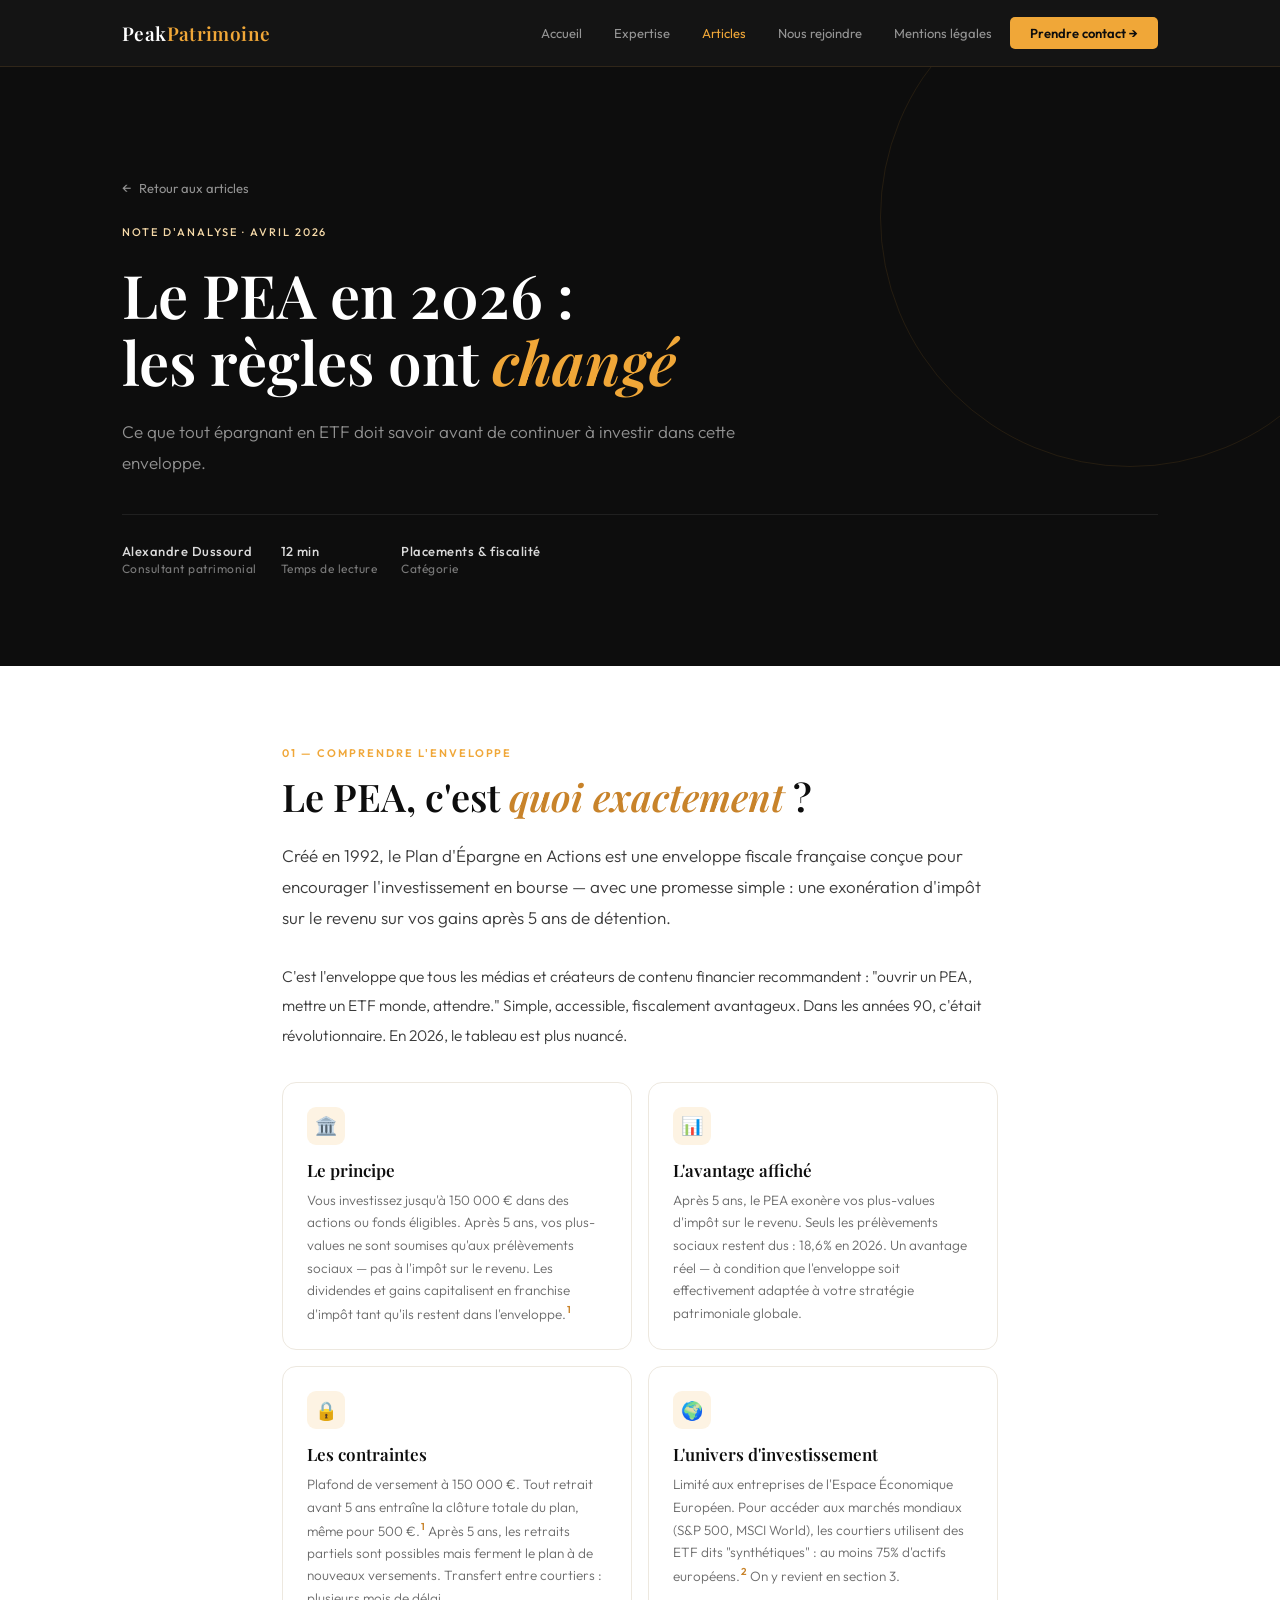
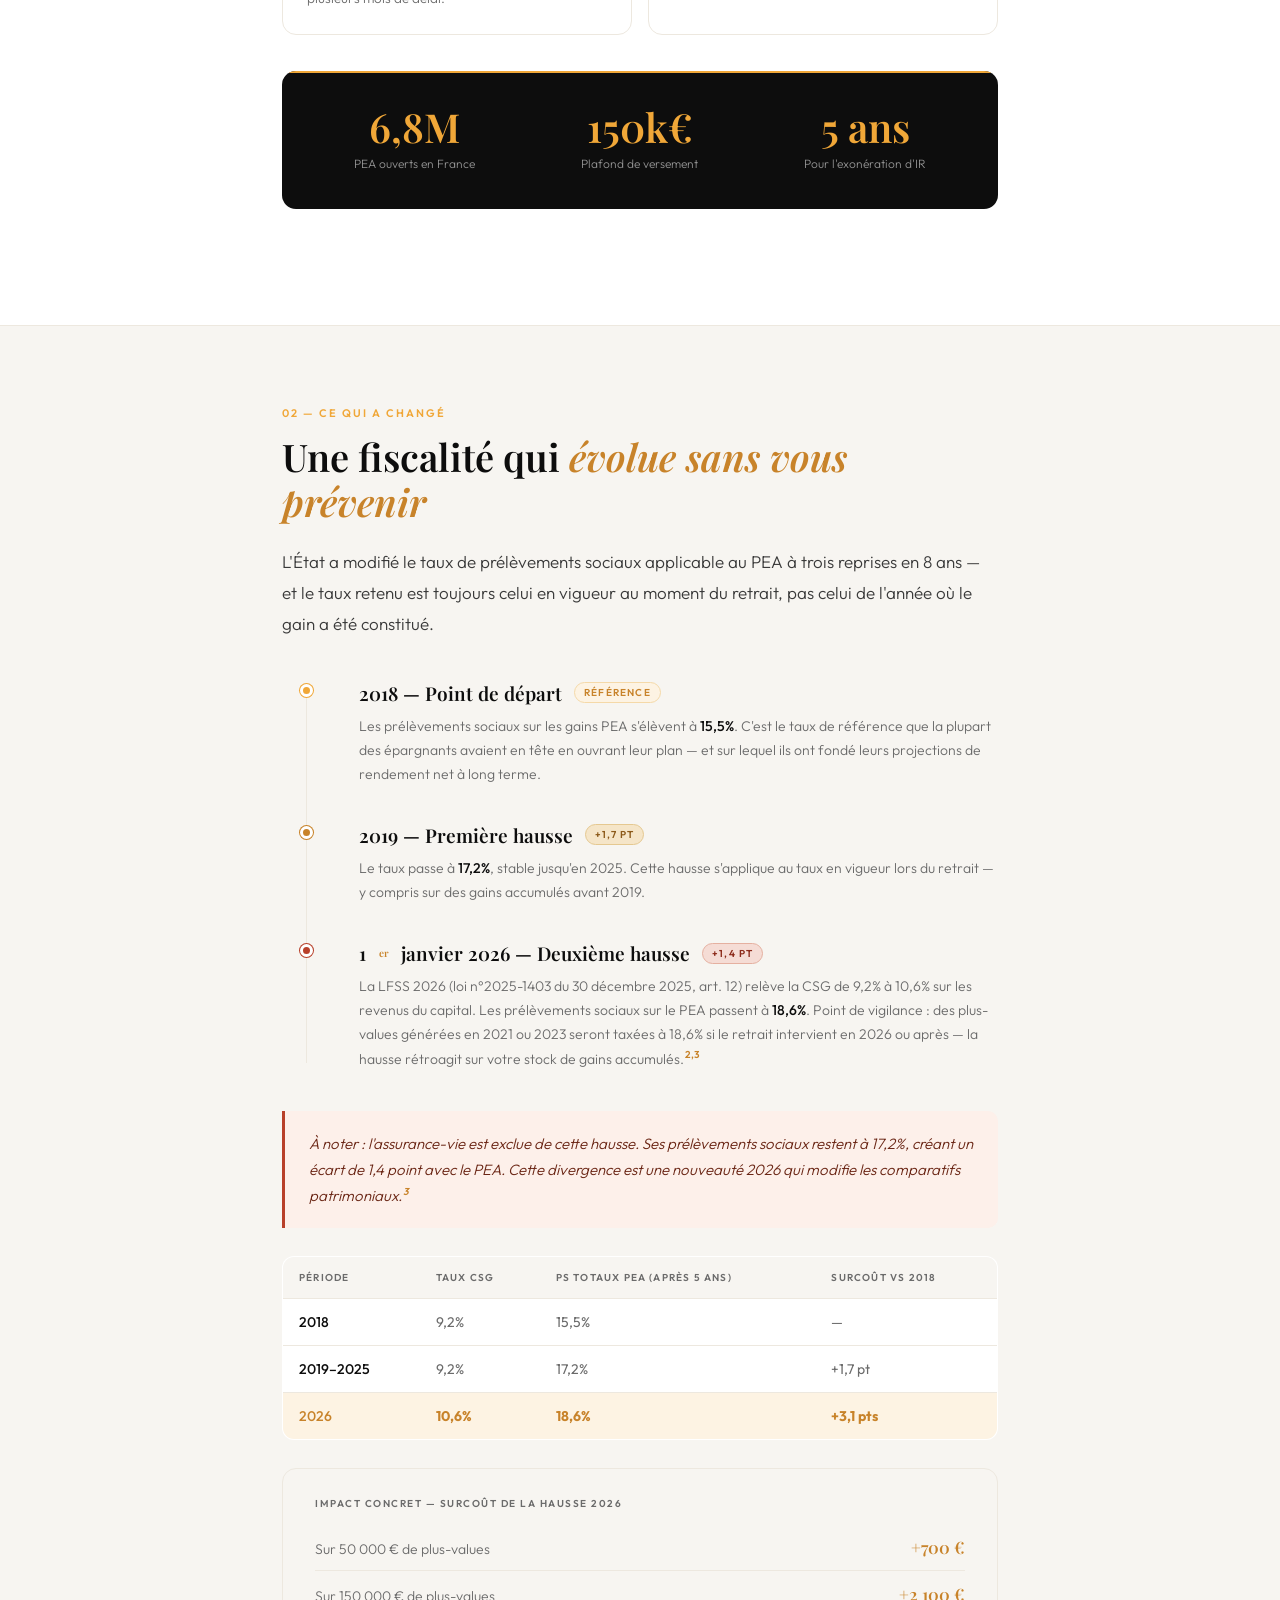
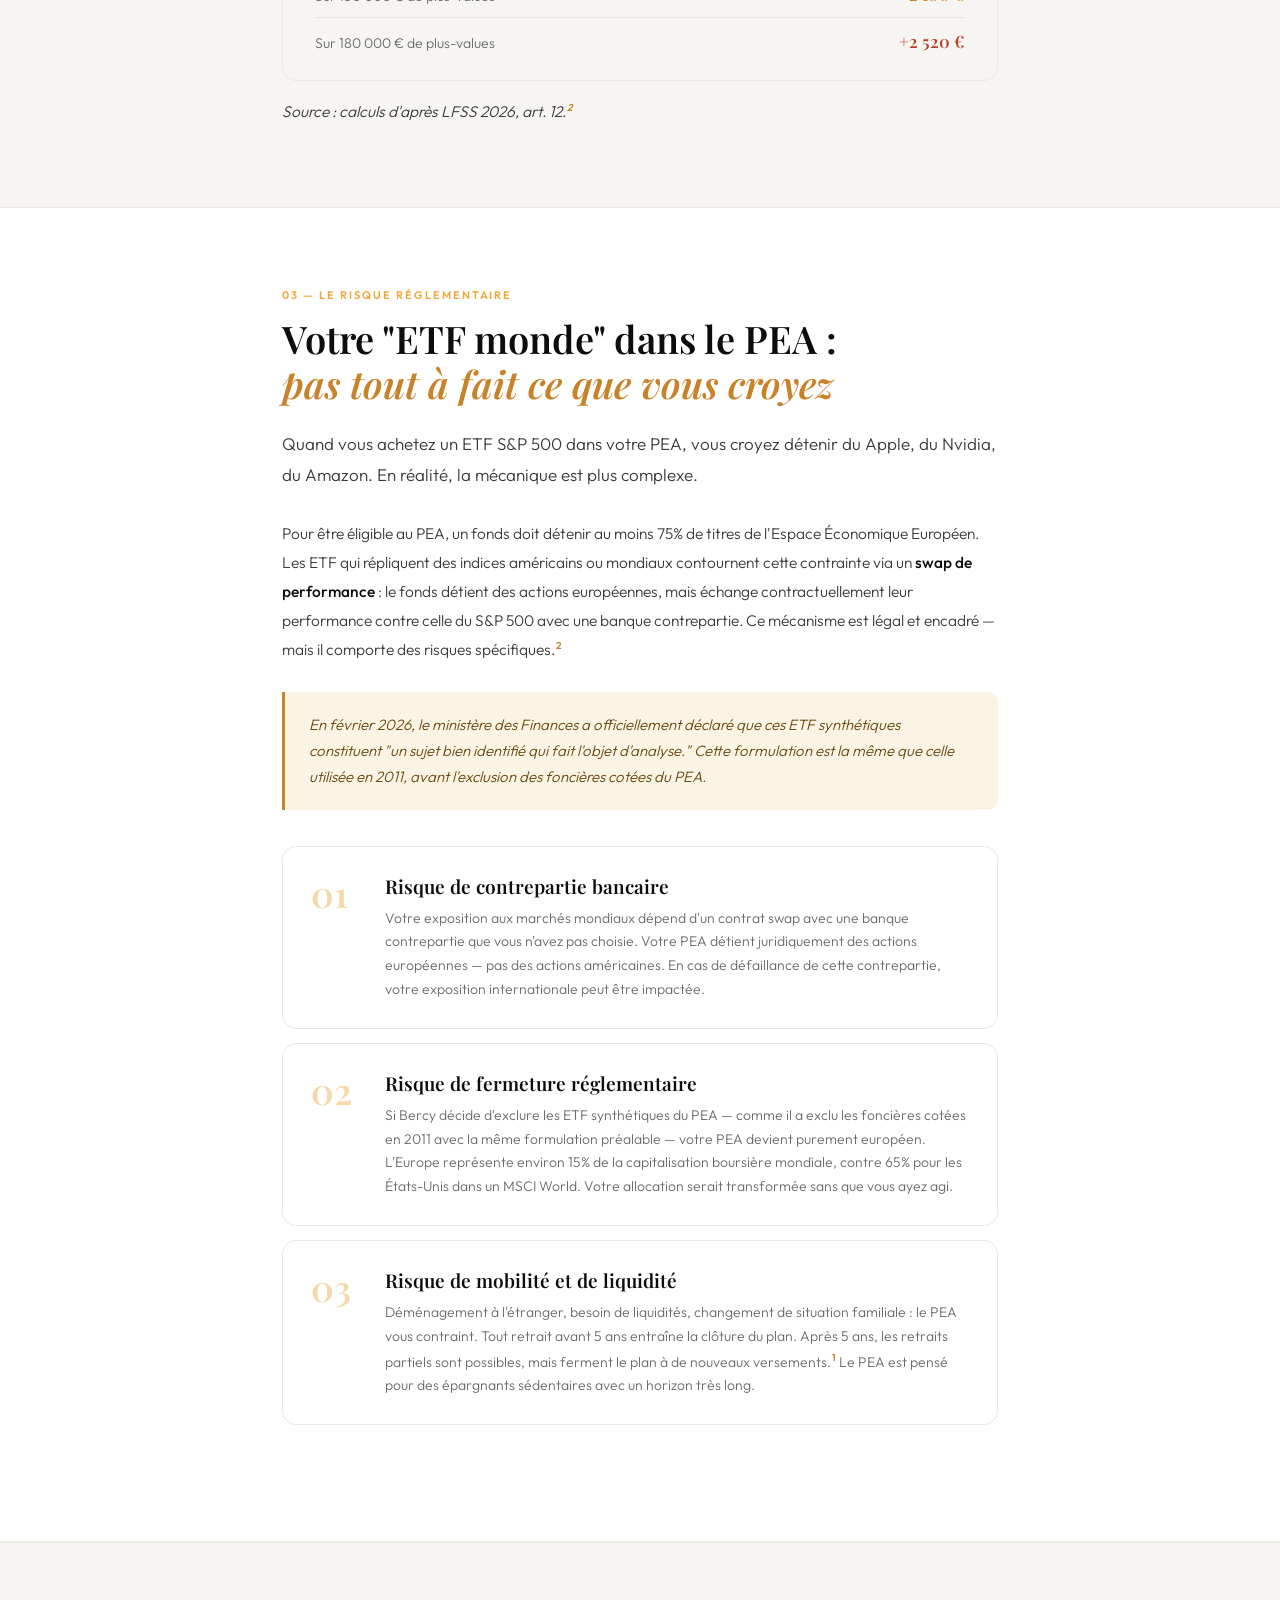
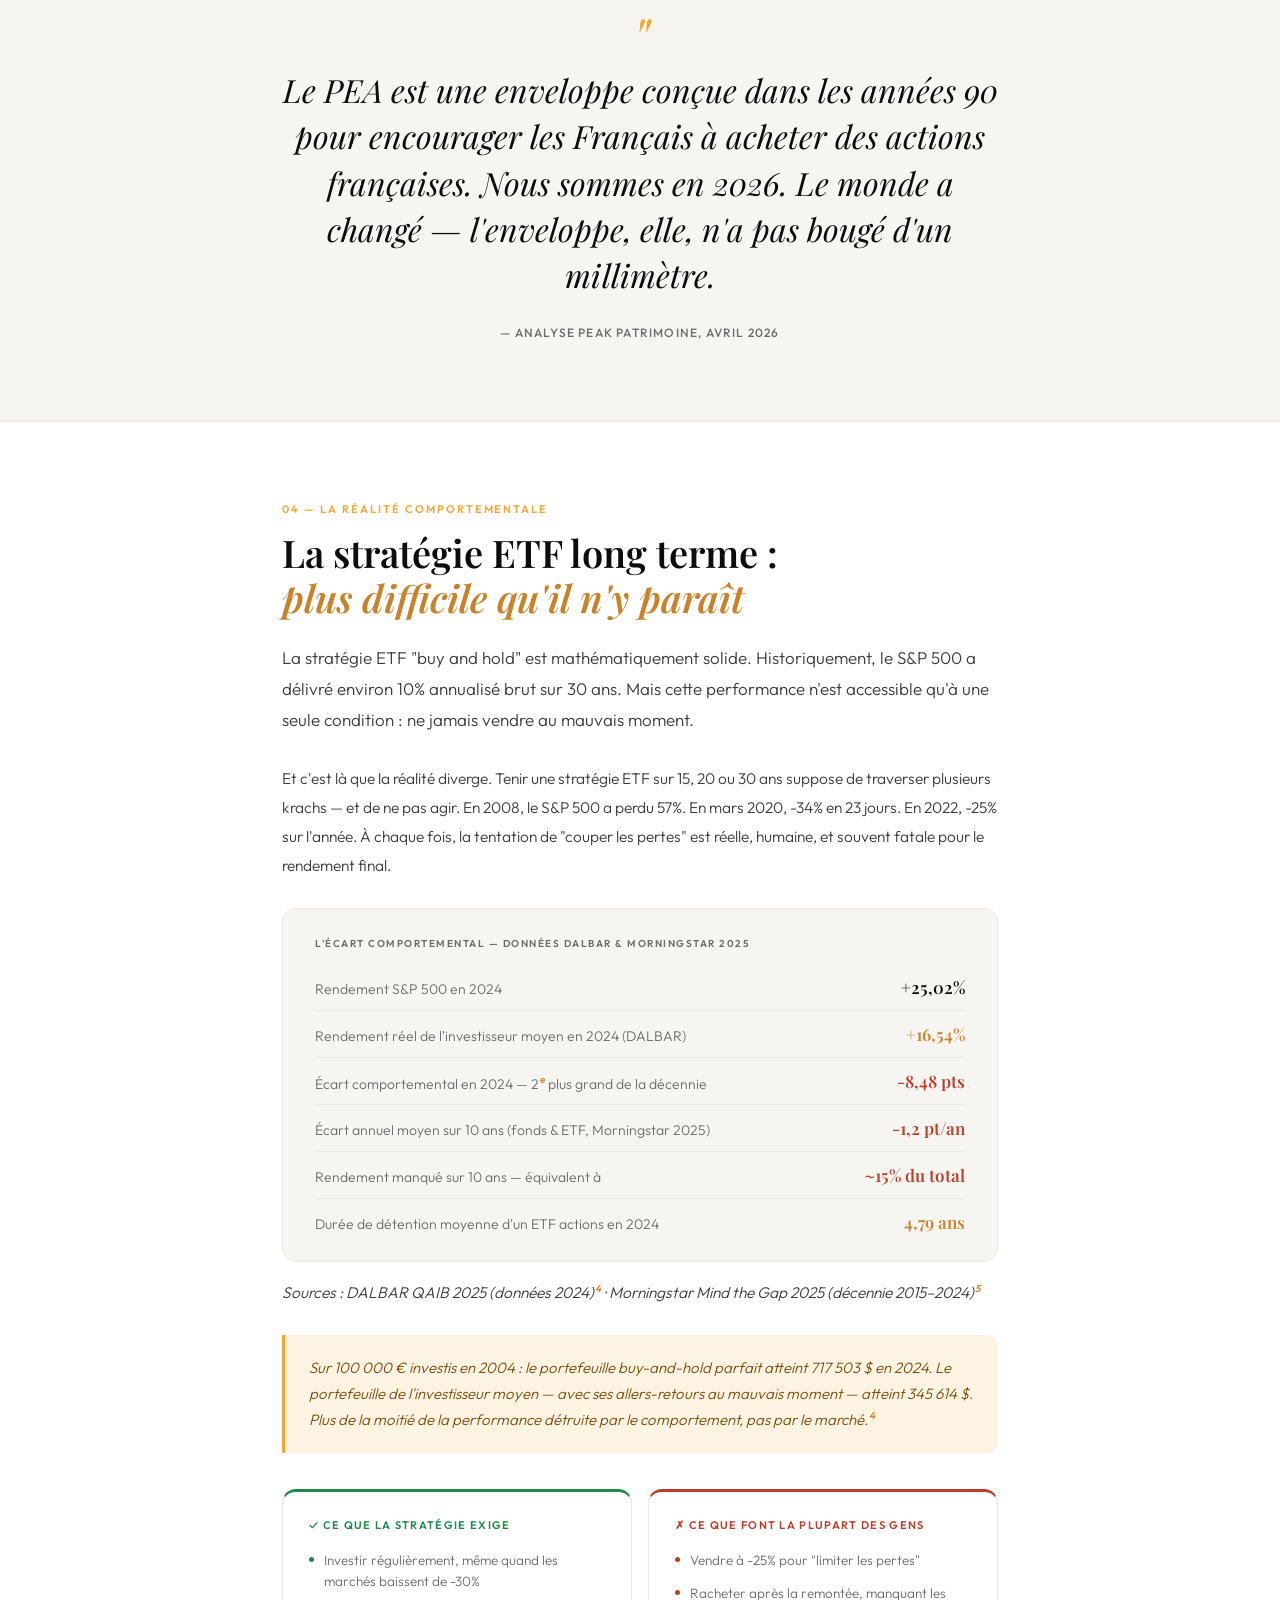
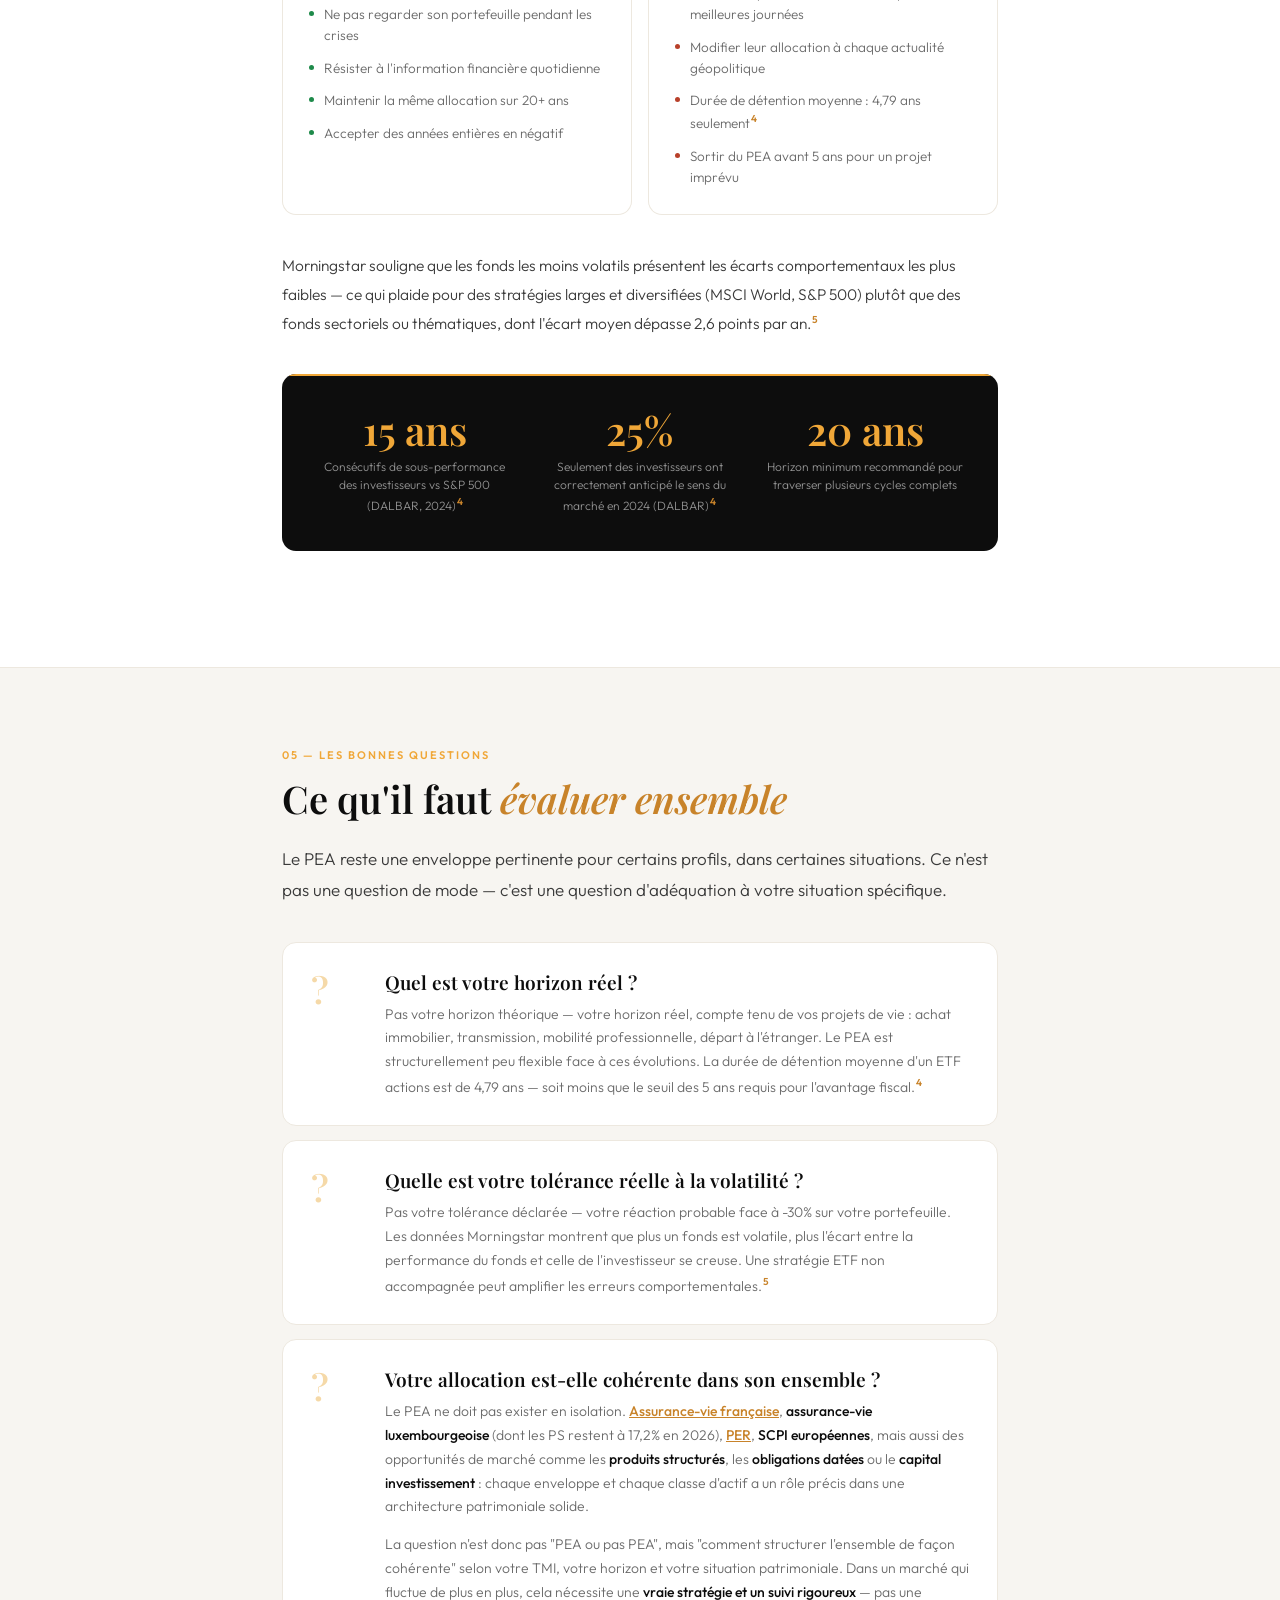
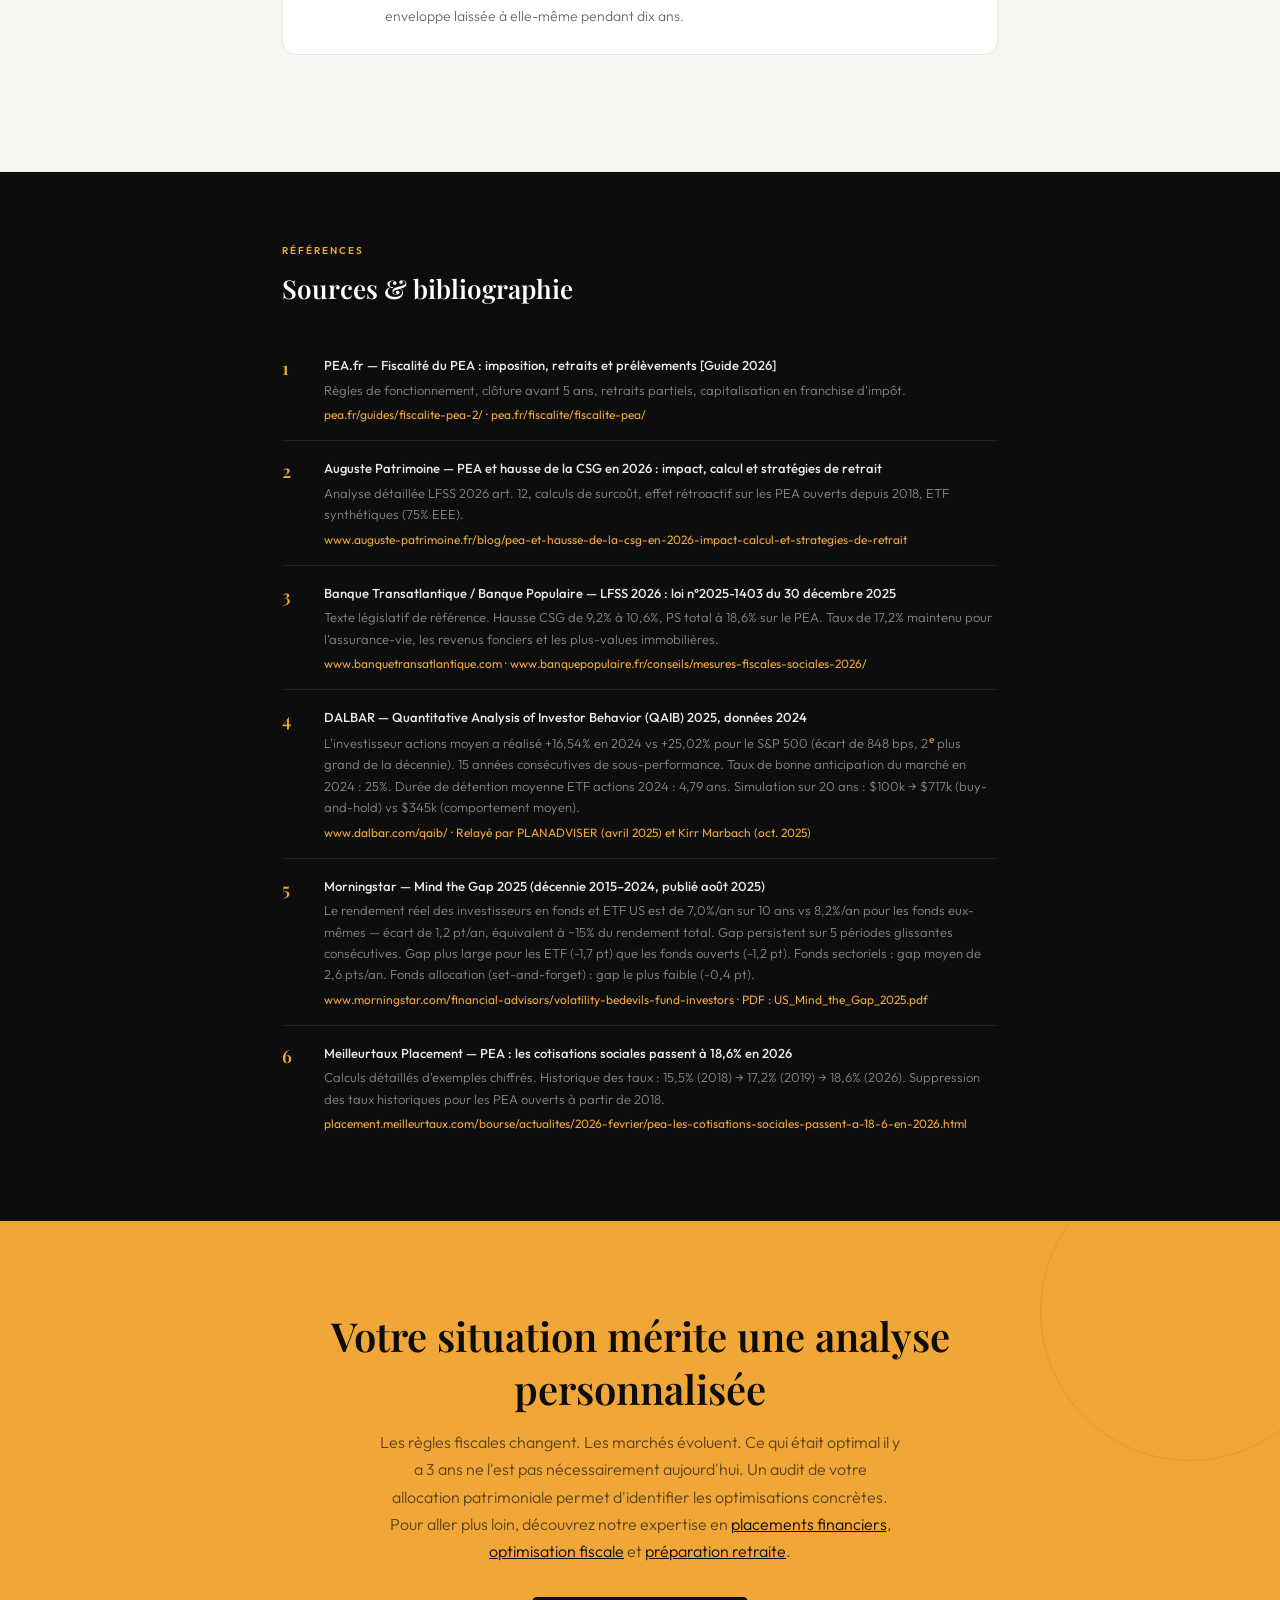
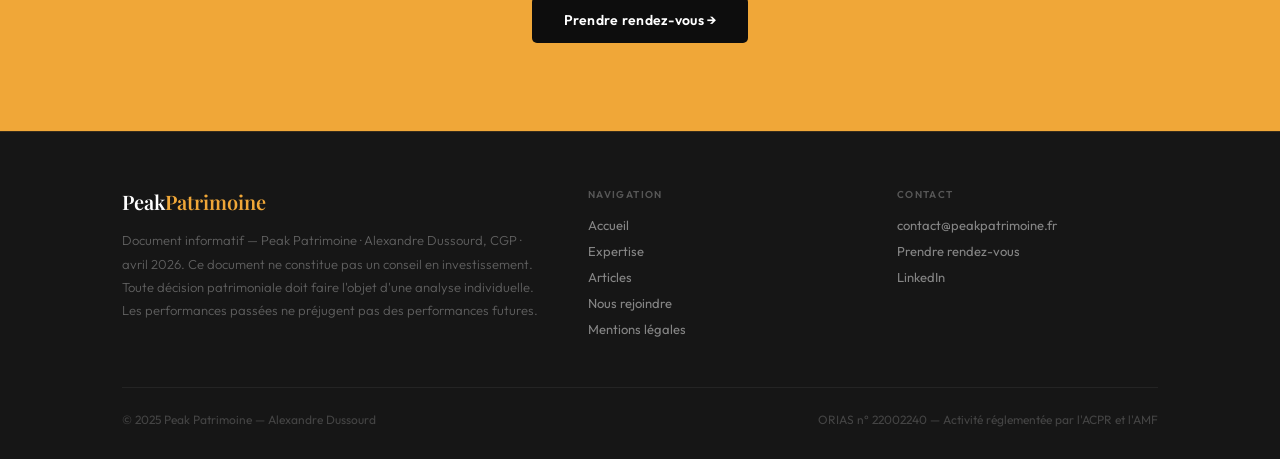
<file: article-pea-2026.html>
<!DOCTYPE html>
<html lang="fr">
<head>
  <meta charset="UTF-8">
  <meta name="viewport" content="width=device-width, initial-scale=1.0">
  <title>PEA 2026 : CSG à 18,6%, ETF synthétiques, risques — Peak Patrimoine</title>
  <meta name="description" content="PEA en 2026 : la CSG passe à 18,6% (LFSS 2026), les ETF synthétiques sous surveillance de Bercy, écart comportemental DALBAR et Morningstar. Analyse complète par Alexandre Dussourd, CGP à Nice.">
  <meta name="keywords" content="PEA 2026, CSG 10,6%, prélèvements sociaux PEA, ETF synthétique PEA, LFSS 2026, Plan Épargne en Actions, fiscalité PEA, MSCI World PEA, S&amp;P 500 PEA, Alexandre Dussourd, Peak Patrimoine">
  <meta name="author" content="Alexandre Dussourd">
  <meta name="robots" content="index, follow, max-image-preview:large, max-snippet:-1">
  <meta name="article:published_time" content="2026-04-01">
  <meta name="article:author" content="Alexandre Dussourd">
  <meta name="article:section" content="Placements &amp; fiscalité">
  <link rel="canonical" href="https://www.peakpatrimoine.fr/article-pea-2026.html">
  <link rel="icon" type="image/x-icon" href="/favicon.ico">
  <link rel="icon" type="image/png" sizes="32x32" href="/favicon-32.png">
  <link rel="apple-touch-icon" sizes="180x180" href="/apple-touch-icon.png">

  <!-- Open Graph -->
  <meta property="og:site_name" content="Peak Patrimoine">
  <meta property="og:title" content="Le PEA en 2026 : les règles ont changé">
  <meta property="og:description" content="CSG à 18,6%, ETF synthétiques sous surveillance, écart comportemental : ce que tout épargnant en ETF doit savoir. Note d'analyse Peak Patrimoine.">
  <meta property="og:url" content="https://www.peakpatrimoine.fr/article-pea-2026.html">
  <meta property="og:type" content="article">
  <meta property="og:locale" content="fr_FR">
  <meta property="og:image" content="https://www.peakpatrimoine.fr/hero-mountain.jpg">
  <meta property="og:image:alt" content="Le PEA en 2026 — analyse Peak Patrimoine">
  <meta property="article:published_time" content="2026-04-01T00:00:00+01:00">
  <meta property="article:modified_time" content="2026-04-22T00:00:00+02:00">
  <meta property="article:author" content="https://www.linkedin.com/in/alexdussourd/">
  <meta property="article:section" content="Placements &amp; fiscalité">
  <meta property="article:tag" content="PEA">
  <meta property="article:tag" content="CSG 2026">
  <meta property="article:tag" content="ETF">
  <meta property="article:tag" content="LFSS 2026">

  <!-- Twitter -->
  <meta name="twitter:card" content="summary_large_image">
  <meta name="twitter:title" content="Le PEA en 2026 : les règles ont changé">
  <meta name="twitter:description" content="CSG à 18,6%, ETF synthétiques, écart comportemental — l'analyse complète par Peak Patrimoine.">
  <meta name="twitter:image" content="https://www.peakpatrimoine.fr/hero-mountain.jpg">
  <meta name="twitter:label1" content="Écrit par">
  <meta name="twitter:data1" content="Alexandre Dussourd, CGP">
  <meta name="twitter:label2" content="Temps de lecture">
  <meta name="twitter:data2" content="12 minutes">

  <!-- Structured data : Article -->
  <script type="application/ld+json">
  {"@context":"https://schema.org","@type":"Article","mainEntityOfPage":{"@type":"WebPage","@id":"https://www.peakpatrimoine.fr/article-pea-2026.html"},"headline":"Le PEA en 2026 : les règles ont changé","alternativeHeadline":"Hausse CSG, ETF synthétiques et écart comportemental","description":"Analyse complète de la fiscalité du PEA en 2026 (CSG à 18,6%, LFSS 2026), du risque des ETF synthétiques et des biais comportementaux DALBAR/Morningstar.","image":{"@type":"ImageObject","url":"https://www.peakpatrimoine.fr/hero-mountain.jpg","width":1200,"height":630},"author":{"@type":"Person","name":"Alexandre Dussourd","jobTitle":"Consultant patrimonial","url":"https://www.peakpatrimoine.fr","sameAs":["https://www.linkedin.com/in/alexdussourd/"]},"publisher":{"@type":"Organization","name":"Peak Patrimoine","url":"https://www.peakpatrimoine.fr","logo":{"@type":"ImageObject","url":"https://www.peakpatrimoine.fr/apple-touch-icon.png","width":180,"height":180}},"datePublished":"2026-04-01","dateModified":"2026-04-22","inLanguage":"fr-FR","articleSection":"Placements &amp; fiscalité","keywords":["PEA","CSG 2026","ETF synthétique","LFSS 2026","Plan Épargne en Actions","DALBAR","Morningstar","assurance-vie"],"wordCount":2400,"timeRequired":"PT12M","about":[{"@type":"Thing","name":"Plan d'Épargne en Actions"},{"@type":"Thing","name":"Fiscalité 2026"},{"@type":"Thing","name":"ETF"}]}
  </script>

  <!-- Structured data : BreadcrumbList -->
  <script type="application/ld+json">
  {"@context":"https://schema.org","@type":"BreadcrumbList","itemListElement":[{"@type":"ListItem","position":1,"name":"Accueil","item":"https://www.peakpatrimoine.fr/"},{"@type":"ListItem","position":2,"name":"Articles","item":"https://www.peakpatrimoine.fr/articles.html"},{"@type":"ListItem","position":3,"name":"Le PEA en 2026","item":"https://www.peakpatrimoine.fr/article-pea-2026.html"}]}
  </script>

  <!-- Structured data : FAQPage -->
  <script type="application/ld+json">
  {"@context":"https://schema.org","@type":"FAQPage","mainEntity":[{"@type":"Question","name":"Quel est le taux des prélèvements sociaux sur le PEA en 2026 ?","acceptedAnswer":{"@type":"Answer","text":"Depuis le 1er janvier 2026, les prélèvements sociaux sur les gains d'un PEA après 5 ans sont de 18,6% (CSG relevée de 9,2% à 10,6% par la LFSS 2026, loi n°2025-1403). Le taux s'applique au retrait, y compris sur des plus-values générées avant 2026."}},{"@type":"Question","name":"Qu'est-ce qu'un ETF synthétique dans un PEA ?","acceptedAnswer":{"@type":"Answer","text":"Un ETF synthétique contourne la contrainte des 75% d'actifs européens du PEA via un swap de performance : le fonds détient des actions européennes mais échange contractuellement leur performance contre celle d'un indice mondial (S&P 500, MSCI World) avec une banque contrepartie. Ce mécanisme fait l'objet d'une analyse de Bercy depuis février 2026."}},{"@type":"Question","name":"Le PEA reste-t-il plus intéressant que l'assurance-vie en 2026 ?","acceptedAnswer":{"@type":"Answer","text":"L'assurance-vie est exclue de la hausse LFSS 2026 : ses prélèvements sociaux restent à 17,2%, soit 1,4 point de moins que le PEA (18,6%). Le choix dépend de l'horizon, du TMI, des projets de vie et de la structuration globale du patrimoine."}},{"@type":"Question","name":"Que se passe-t-il si Bercy exclut les ETF synthétiques du PEA ?","acceptedAnswer":{"@type":"Answer","text":"Le PEA deviendrait purement européen. L'Europe représente environ 15% de la capitalisation boursière mondiale contre 65% pour les États-Unis. L'allocation serait transformée sans action de l'épargnant. Bercy a utilisé en 2026 la même formulation qu'en 2011 avant l'exclusion des foncières cotées."}}]}
  </script>
  <link rel="preconnect" href="https://fonts.googleapis.com">
  <link href="https://fonts.googleapis.com/css2?family=Playfair+Display:ital,wght@0,400;0,600;1,400&family=Outfit:wght@300;400;500;600&display=swap" rel="stylesheet">
  <link rel="stylesheet" href="style.css">
  <style>
    /* ── HERO ── */
    .hero{background:var(--noir);padding:110px 0 90px;position:relative;overflow:hidden;}
    .hero::before{content:'';position:absolute;top:-100px;right:-100px;width:500px;height:500px;border:1px solid rgba(240,167,56,0.1);border-radius:50%;pointer-events:none;}
    .hero-eyebrow{font-size:11px;font-weight:500;letter-spacing:0.18em;text-transform:uppercase;color:var(--ambre-m);margin-bottom:22px;display:block;}
    .hero h1{font-family:'Playfair Display',serif;font-size:clamp(36px,5.2vw,60px);font-weight:600;color:var(--blanc);line-height:1.12;margin-bottom:22px;max-width:780px;}
    .hero h1 em{font-style:italic;color:var(--ambre);}
    .hero-sub{font-size:17px;font-weight:300;color:rgba(255,255,255,0.55);line-height:1.78;max-width:620px;margin-bottom:36px;}
    .hero-meta{display:flex;gap:24px;padding-top:28px;border-top:1px solid rgba(255,255,255,0.08);flex-wrap:wrap;}
    .hero-meta-item{font-size:12px;color:rgba(255,255,255,0.45);letter-spacing:0.04em;}
    .hero-meta-item strong{color:rgba(255,255,255,0.85);font-weight:500;display:block;margin-bottom:2px;font-size:13px;}

    /* ── ARTICLE LAYOUT ── */
    .article{background:var(--blanc);}
    .article-inner{max-width:780px;margin:0 auto;padding:0 32px;}
    .article-section{padding:80px 0;border-bottom:1px solid var(--bord);}
    .article-section:last-of-type{border-bottom:none;}
    .article-section-num{font-size:11px;font-weight:600;letter-spacing:0.18em;text-transform:uppercase;color:var(--ambre);margin-bottom:14px;display:block;}
    .article-section h2{font-family:'Playfair Display',serif;font-size:clamp(26px,3.4vw,38px);font-weight:600;line-height:1.2;margin-bottom:22px;color:var(--noir);}
    .article-section h2 em{font-style:italic;color:var(--ambre-d);}
    .article-section .lead{font-size:17px;font-weight:300;color:#3a3a3a;line-height:1.82;margin-bottom:28px;max-width:none;}
    .article-section p{font-size:15.5px;font-weight:300;color:#3a3a3a;line-height:1.88;margin-bottom:18px;}
    .article-section p strong{font-weight:500;color:var(--noir);}
    .article-section p:last-child{margin-bottom:0;}

    /* ── CARDS GRID ── */
    .pea-grid{display:grid;grid-template-columns:1fr 1fr;gap:16px;margin:32px 0;}
    .pea-card{background:var(--blanc);border:1px solid var(--bord);border-radius:14px;padding:24px;transition:border-color 0.2s,box-shadow 0.2s;}
    .pea-card:hover{border-color:var(--ambre-m);box-shadow:0 4px 20px rgba(240,167,56,0.08);}
    .pea-card-icon{width:38px;height:38px;background:var(--ambre-l);border-radius:9px;display:flex;align-items:center;justify-content:center;font-size:18px;margin-bottom:14px;}
    .pea-card h3{font-family:'Playfair Display',serif;font-size:17px;font-weight:600;margin-bottom:8px;color:var(--noir);}
    .pea-card p{font-size:13.5px;font-weight:300;line-height:1.68;color:var(--gris);margin:0;}

    /* ── STAT BANNER ── */
    .stat-banner{background:var(--noir);border-radius:14px;padding:36px 32px;display:grid;grid-template-columns:repeat(3,1fr);gap:24px;margin:36px 0;text-align:center;position:relative;overflow:hidden;}
    .stat-banner::before{content:'';position:absolute;top:0;left:0;right:0;height:2px;background:var(--ambre);}
    .stat-number{font-family:'Playfair Display',serif;font-size:40px;font-weight:600;color:var(--ambre);line-height:1;margin-bottom:8px;}
    .stat-label{font-size:12px;color:rgba(255,255,255,0.55);font-weight:300;line-height:1.5;}

    /* ── TIMELINE ── */
    .timeline{position:relative;margin:40px 0;}
    .timeline::before{content:'';position:absolute;left:24px;top:8px;bottom:8px;width:1px;background:var(--bord);}
    .timeline-item{display:flex;gap:28px;padding-bottom:36px;position:relative;}
    .timeline-item:last-child{padding-bottom:0;}
    .timeline-dot{width:49px;flex-shrink:0;display:flex;align-items:flex-start;justify-content:center;padding-top:4px;}
    .timeline-dot-inner{width:13px;height:13px;border-radius:50%;background:var(--ambre);border:3px solid var(--blanc);box-shadow:0 0 0 1px var(--ambre);flex-shrink:0;}
    .timeline-dot-inner.amber{background:#C8832A;box-shadow:0 0 0 1px #C8832A;}
    .timeline-dot-inner.red{background:#B8402A;box-shadow:0 0 0 1px #B8402A;}
    .timeline-content h4{font-family:'Playfair Display',serif;font-size:19px;font-weight:600;margin-bottom:8px;display:flex;align-items:center;gap:12px;flex-wrap:wrap;color:var(--noir);}
    .pill{font-family:'Outfit',sans-serif;font-size:10px;font-weight:600;letter-spacing:0.12em;text-transform:uppercase;padding:3px 9px;border-radius:100px;}
    .pill-ambre{background:var(--ambre-l);color:var(--ambre-d);border:1px solid var(--ambre-m);}
    .pill-amber{background:#F5E5C8;color:#8C5A1A;border:1px solid #E5C890;}
    .pill-red{background:#F5DCD5;color:#8C2A1A;border:1px solid #E5B0A0;}
    .timeline-content p{font-size:14px;line-height:1.72;margin:0;color:var(--gris);}
    .timeline-content p strong{color:var(--noir);}

    /* ── FISCAL TABLE ── */
    .fiscal-table{width:100%;border-collapse:collapse;margin:28px 0;font-size:14px;background:var(--blanc);border:1px solid var(--bord);border-radius:12px;overflow:hidden;}
    .fiscal-table th{text-align:left;padding:14px 16px;font-size:10px;font-weight:600;letter-spacing:0.12em;text-transform:uppercase;color:var(--gris);border-bottom:1px solid var(--bord);background:var(--gris-l);}
    .fiscal-table td{padding:14px 16px;border-bottom:1px solid var(--bord);color:var(--gris);}
    .fiscal-table tr:last-child td{border-bottom:none;}
    .fiscal-table td:first-child{font-weight:500;color:var(--noir);}
    .fiscal-table .highlight td{background:var(--ambre-l);}
    .fiscal-table .highlight td:first-child{color:var(--ambre-d);}
    .fiscal-table .highlight td strong{color:var(--ambre-d);}

    /* ── CALLOUT ── */
    .callout{background:var(--ambre-l);border-left:3px solid var(--ambre);border-radius:0 10px 10px 0;padding:20px 24px;margin:28px 0;}
    .callout p{font-size:15px;font-style:italic;color:#7A4E0A;margin:0;line-height:1.72;font-weight:300;}
    .callout-red{background:#FDF0EA;border-left-color:#B8402A;}
    .callout-red p{color:#6A2514;}
    .callout-amber{background:#FBF4E4;border-left-color:#C8832A;}
    .callout-amber p{color:#6A4810;}

    /* ── RISK CARDS ── */
    .risk-stack{display:flex;flex-direction:column;gap:14px;margin:36px 0;}
    .risk-card{background:var(--blanc);border:1px solid var(--bord);border-radius:14px;padding:26px 28px;display:grid;grid-template-columns:54px 1fr;gap:20px;align-items:start;transition:border-color 0.2s,box-shadow 0.2s;}
    .risk-card:hover{border-color:var(--ambre-m);box-shadow:0 4px 20px rgba(240,167,56,0.08);}
    .risk-number{font-family:'Playfair Display',serif;font-size:36px;font-weight:600;color:var(--ambre-m);line-height:1;margin-top:2px;transition:color 0.2s;}
    .risk-card:hover .risk-number{color:var(--ambre);}
    .risk-card h3{font-family:'Playfair Display',serif;font-size:19px;font-weight:600;margin-bottom:8px;color:var(--noir);}
    .risk-card p{font-size:14px;line-height:1.7;color:var(--gris);margin:0;font-weight:300;}
    .risk-card p strong{color:var(--noir);font-weight:500;}

    /* ── BEHAVIOR GRID ── */
    .behavior-grid{display:grid;grid-template-columns:1fr 1fr;gap:16px;margin:36px 0;}
    .behavior-card{background:var(--blanc);border:1px solid var(--bord);border-radius:14px;padding:26px;}
    .behavior-card.good{border-top:3px solid #1E8A4A;}
    .behavior-card.bad{border-top:3px solid #B8402A;}
    .behavior-card h4{font-size:11px;font-weight:600;letter-spacing:0.12em;text-transform:uppercase;margin-bottom:18px;}
    .behavior-card.good h4{color:#1E8A4A;}
    .behavior-card.bad h4{color:#B8402A;}
    .behavior-item{display:flex;gap:10px;margin-bottom:12px;font-size:13.5px;font-weight:300;color:var(--gris);align-items:flex-start;line-height:1.55;}
    .behavior-item:last-child{margin-bottom:0;}
    .behavior-item .dot{width:5px;height:5px;border-radius:50%;flex-shrink:0;margin-top:7px;}
    .behavior-card.good .dot{background:#1E8A4A;}
    .behavior-card.bad .dot{background:#B8402A;}

    /* ── DATA BOX ── */
    .data-box{background:var(--gris-l);border:1px solid var(--bord);border-radius:14px;padding:28px 32px;margin:28px 0;}
    .data-box-label{font-size:10px;font-weight:600;letter-spacing:0.15em;text-transform:uppercase;color:var(--gris);margin-bottom:14px;}
    .data-row{display:flex;justify-content:space-between;align-items:baseline;padding:12px 0;border-bottom:1px solid var(--bord);font-size:14px;gap:20px;}
    .data-row:last-child{border-bottom:none;padding-bottom:0;}
    .data-row-label{color:var(--gris);font-weight:300;}
    .data-row-value{font-weight:600;color:var(--noir);font-family:'Playfair Display',serif;font-size:17px;flex-shrink:0;}
    .data-row-value.ambre{color:var(--ambre-d);}
    .data-row-value.red{color:#B8402A;}

    .source-note{font-size:12px;color:var(--gris);margin-top:-12px;margin-bottom:24px;font-style:italic;}

    /* ── BIG QUOTE ── */
    .big-quote{text-align:center;padding:80px 32px;background:var(--gris-l);border-top:1px solid var(--bord);border-bottom:1px solid var(--bord);}
    .big-quote blockquote{font-family:'Playfair Display',serif;font-size:clamp(22px,3vw,32px);font-style:italic;font-weight:400;line-height:1.45;max-width:720px;margin:0 auto 22px;color:var(--noir);padding:0;background:transparent;border:none;border-radius:0;}
    .big-quote blockquote::before{content:'"';font-size:60px;color:var(--ambre);line-height:0.5;display:block;margin-bottom:14px;font-family:'Playfair Display',serif;}
    .big-quote cite{font-size:12px;color:var(--gris);letter-spacing:0.1em;font-style:normal;text-transform:uppercase;font-weight:500;}

    /* ── SOURCES ── */
    .sources-section{background:var(--noir);padding:72px 0;}
    .sources-inner{max-width:780px;margin:0 auto;padding:0 32px;}
    .sources-label{font-size:10px;font-weight:600;letter-spacing:0.2em;text-transform:uppercase;color:var(--ambre);margin-bottom:14px;display:block;}
    .sources-section h2{font-family:'Playfair Display',serif;font-size:26px;font-weight:600;margin-bottom:32px;color:var(--blanc);}
    .source-list{list-style:none;padding:0;}
    .source-item{display:flex;gap:18px;padding:18px 0;border-bottom:1px solid rgba(255,255,255,0.08);font-size:13px;}
    .source-item:last-child{border-bottom:none;}
    .source-num{font-family:'Playfair Display',serif;font-size:18px;color:var(--ambre);min-width:24px;flex-shrink:0;font-weight:600;}
    .source-title{font-weight:500;color:rgba(255,255,255,0.9);margin-bottom:4px;line-height:1.5;}
    .source-detail{color:rgba(255,255,255,0.5);font-weight:300;line-height:1.65;margin-bottom:6px;}
    .source-url{color:var(--ambre);word-break:break-all;font-size:12px;font-weight:400;}

    sup{font-size:10px;color:var(--ambre-d);font-weight:600;vertical-align:super;cursor:default;padding-left:1px;}

    /* ── CTA ── */
    .cta-band{background:var(--ambre);padding:88px 0;text-align:center;position:relative;overflow:hidden;}
    .cta-band::before{content:'';position:absolute;top:-60px;right:-60px;width:300px;height:300px;border:1px solid rgba(0,0,0,0.08);border-radius:50%;pointer-events:none;}
    .cta-band h2{font-family:'Playfair Display',serif;font-size:clamp(26px,3.5vw,40px);font-weight:600;color:var(--noir);margin-bottom:14px;max-width:640px;margin-left:auto;margin-right:auto;}
    .cta-band p{font-size:16px;font-weight:300;color:rgba(13,13,13,0.65);margin-bottom:32px;max-width:520px;margin-left:auto;margin-right:auto;line-height:1.7;}

    /* ── BACK LINK ── */
    .back-link{display:inline-flex;align-items:center;gap:8px;font-size:13px;color:rgba(255,255,255,0.55);text-decoration:none;margin-bottom:28px;transition:color 0.2s;font-weight:400;}
    .back-link:hover{color:var(--ambre);}
    .back-link::before{content:'←';font-size:14px;}

    /* ── RESPONSIVE ── */
    @media(max-width:780px){
      .article-inner{padding:0 22px;}
      .article-section{padding:56px 0;}
      .pea-grid,.behavior-grid{grid-template-columns:1fr;}
      .stat-banner{grid-template-columns:1fr;gap:24px;padding:28px;}
      .stat-number{font-size:34px;}
      .risk-card{grid-template-columns:1fr;gap:8px;}
      .risk-number{font-size:28px;}
      .data-box{padding:22px 20px;}
      .data-row{flex-direction:column;align-items:flex-start;gap:4px;}
      .fiscal-table{font-size:13px;display:block;overflow-x:auto;}
    }

    /* ── BURGER MENU ── */
    .nav-burger{display:none;flex-direction:column;gap:5px;background:none;border:none;cursor:pointer;padding:4px;margin-left:12px;}
    .nav-burger span{display:block;width:22px;height:2px;background:rgba(255,255,255,0.7);border-radius:2px;transition:all 0.25s;}
    .nav-burger.open span:nth-child(1){transform:translateY(7px) rotate(45deg);}
    .nav-burger.open span:nth-child(2){opacity:0;}
    .nav-burger.open span:nth-child(3){transform:translateY(-7px) rotate(-45deg);}
    @media(max-width:640px){
      .nav-burger{display:flex;}
      .nav-links{display:none;position:absolute;top:66px;left:0;right:0;background:rgba(13,13,13,0.98);backdrop-filter:blur(16px);flex-direction:column;padding:16px 20px 20px;gap:4px;border-bottom:1px solid rgba(240,167,56,0.1);}
      .nav-links.open{display:flex;}
      .nav-links a{padding:10px 12px;font-size:14px;color:rgba(255,255,255,0.7);border-radius:6px;}
      .nav-links .nav-cta{margin-top:8px;text-align:center;background:var(--ambre)!important;color:var(--noir)!important;}
    }

    /* ── REVEAL ── */
    .reveal{opacity:0;transform:translateY(18px);transition:opacity 0.6s ease,transform 0.6s ease;}
    .reveal.visible{opacity:1;transform:translateY(0);}
  </style>
</head>
<body>

<nav>
  <div class="nav-inner">
    <a class="nav-logo" href="/">Peak<span>Patrimoine</span></a>
    <div class="nav-links" id="nav-links">
      <a href="/">Accueil</a>
      <a href="/expertise.html">Expertise</a>
      <a href="/articles.html" class="active">Articles</a>
      <a href="/rejoindre.html">Nous rejoindre</a>
      <a href="/mentions-legales.html">Mentions légales</a>
      <a href="https://calendar.app.google/mGV3SWbJjAqieRm79" target="_blank" rel="noopener" class="nav-cta">Prendre contact →</a>
    </div>
    <button class="nav-burger" id="nav-burger" aria-label="Menu" onclick="document.getElementById('nav-links').classList.toggle('open');this.classList.toggle('open')">
      <span></span><span></span><span></span>
    </button>
  </div>
</nav>

<article itemscope itemtype="https://schema.org/Article">
<meta itemprop="datePublished" content="2026-04-01">
<meta itemprop="dateModified" content="2026-04-22">
<meta itemprop="inLanguage" content="fr-FR">
<link itemprop="mainEntityOfPage" href="https://www.peakpatrimoine.fr/article-pea-2026.html">

<header class="hero">
  <div class="container">
    <a href="/articles.html" class="back-link">Retour aux articles</a>
    <span class="hero-eyebrow">Note d'analyse · <time datetime="2026-04-01">Avril 2026</time></span>
    <h1 itemprop="headline">Le PEA en 2026 :<br>les règles ont <em>changé</em></h1>
    <p class="hero-sub" itemprop="description">Ce que tout épargnant en ETF doit savoir avant de continuer à investir dans cette enveloppe.</p>
    <div class="hero-meta">
      <div class="hero-meta-item" itemprop="author" itemscope itemtype="https://schema.org/Person"><strong itemprop="name">Alexandre Dussourd</strong><span itemprop="jobTitle">Consultant patrimonial</span></div>
      <div class="hero-meta-item"><strong>12 min</strong>Temps de lecture</div>
      <div class="hero-meta-item"><strong>Placements &amp; fiscalité</strong>Catégorie</div>
    </div>
  </div>
</header>

<main class="article">

  <!-- ── SECTION 1 : QU'EST-CE QUE LE PEA ── -->
  <section class="article-section reveal">
    <div class="article-inner">
      <span class="article-section-num">01 — Comprendre l'enveloppe</span>
      <h2>Le PEA, c'est <em>quoi exactement</em> ?</h2>
      <p class="lead">Créé en 1992, le Plan d'Épargne en Actions est une enveloppe fiscale française conçue pour encourager l'investissement en bourse — avec une promesse simple : une exonération d'impôt sur le revenu sur vos gains après 5 ans de détention.</p>
      <p>C'est l'enveloppe que tous les médias et créateurs de contenu financier recommandent : "ouvrir un PEA, mettre un ETF monde, attendre." Simple, accessible, fiscalement avantageux. Dans les années 90, c'était révolutionnaire. En 2026, le tableau est plus nuancé.</p>

      <div class="pea-grid">
        <div class="pea-card">
          <div class="pea-card-icon">🏛️</div>
          <h3>Le principe</h3>
          <p>Vous investissez jusqu'à 150 000 € dans des actions ou fonds éligibles. Après 5 ans, vos plus-values ne sont soumises qu'aux prélèvements sociaux — pas à l'impôt sur le revenu. Les dividendes et gains capitalisent en franchise d'impôt tant qu'ils restent dans l'enveloppe.<sup>1</sup></p>
        </div>
        <div class="pea-card">
          <div class="pea-card-icon">📊</div>
          <h3>L'avantage affiché</h3>
          <p>Après 5 ans, le PEA exonère vos plus-values d'impôt sur le revenu. Seuls les prélèvements sociaux restent dus : 18,6% en 2026. Un avantage réel — à condition que l'enveloppe soit effectivement adaptée à votre stratégie patrimoniale globale.</p>
        </div>
        <div class="pea-card">
          <div class="pea-card-icon">🔒</div>
          <h3>Les contraintes</h3>
          <p>Plafond de versement à 150 000 €. Tout retrait avant 5 ans entraîne la clôture totale du plan, même pour 500 €.<sup>1</sup> Après 5 ans, les retraits partiels sont possibles mais ferment le plan à de nouveaux versements. Transfert entre courtiers : plusieurs mois de délai.</p>
        </div>
        <div class="pea-card">
          <div class="pea-card-icon">🌍</div>
          <h3>L'univers d'investissement</h3>
          <p>Limité aux entreprises de l'Espace Économique Européen. Pour accéder aux marchés mondiaux (S&amp;P 500, MSCI World), les courtiers utilisent des ETF dits "synthétiques" : au moins 75% d'actifs européens.<sup>2</sup> On y revient en section 3.</p>
        </div>
      </div>

      <div class="stat-banner">
        <div>
          <div class="stat-number">6,8M</div>
          <div class="stat-label">PEA ouverts en France</div>
        </div>
        <div>
          <div class="stat-number">150k€</div>
          <div class="stat-label">Plafond de versement</div>
        </div>
        <div>
          <div class="stat-number">5 ans</div>
          <div class="stat-label">Pour l'exonération d'IR</div>
        </div>
      </div>
    </div>
  </section>


  <!-- ── SECTION 2 : MODIFICATIONS FISCALES ── -->
  <section class="article-section reveal" style="background:var(--gris-l);">
    <div class="article-inner">
      <span class="article-section-num">02 — Ce qui a changé</span>
      <h2>Une fiscalité qui <em>évolue sans vous prévenir</em></h2>
      <p class="lead">L'État a modifié le taux de prélèvements sociaux applicable au PEA à trois reprises en 8 ans — et le taux retenu est toujours celui en vigueur au moment du retrait, pas celui de l'année où le gain a été constitué.</p>

      <div class="timeline">
        <div class="timeline-item">
          <div class="timeline-dot"><div class="timeline-dot-inner"></div></div>
          <div class="timeline-content">
            <h4>2018 — Point de départ <span class="pill pill-ambre">Référence</span></h4>
            <p>Les prélèvements sociaux sur les gains PEA s'élèvent à <strong>15,5%</strong>. C'est le taux de référence que la plupart des épargnants avaient en tête en ouvrant leur plan — et sur lequel ils ont fondé leurs projections de rendement net à long terme.</p>
          </div>
        </div>
        <div class="timeline-item">
          <div class="timeline-dot"><div class="timeline-dot-inner amber"></div></div>
          <div class="timeline-content">
            <h4>2019 — Première hausse <span class="pill pill-amber">+1,7 pt</span></h4>
            <p>Le taux passe à <strong>17,2%</strong>, stable jusqu'en 2025. Cette hausse s'applique au taux en vigueur lors du retrait — y compris sur des gains accumulés avant 2019.</p>
          </div>
        </div>
        <div class="timeline-item">
          <div class="timeline-dot"><div class="timeline-dot-inner red"></div></div>
          <div class="timeline-content">
            <h4>1<sup>er</sup> janvier 2026 — Deuxième hausse <span class="pill pill-red">+1,4 pt</span></h4>
            <p>La LFSS 2026 (loi n°2025-1403 du 30 décembre 2025, art. 12) relève la CSG de 9,2% à 10,6% sur les revenus du capital. Les prélèvements sociaux sur le PEA passent à <strong>18,6%</strong>. Point de vigilance : des plus-values générées en 2021 ou 2023 seront taxées à 18,6% si le retrait intervient en 2026 ou après — la hausse rétroagit sur votre stock de gains accumulés.<sup>2,3</sup></p>
          </div>
        </div>
      </div>

      <div class="callout callout-red">
        <p>À noter : l'assurance-vie est exclue de cette hausse. Ses prélèvements sociaux restent à 17,2%, créant un écart de 1,4 point avec le PEA. Cette divergence est une nouveauté 2026 qui modifie les comparatifs patrimoniaux.<sup>3</sup></p>
      </div>

      <table class="fiscal-table">
        <thead>
          <tr>
            <th>Période</th>
            <th>Taux CSG</th>
            <th>PS totaux PEA (après 5 ans)</th>
            <th>Surcoût vs 2018</th>
          </tr>
        </thead>
        <tbody>
          <tr>
            <td>2018</td>
            <td>9,2%</td>
            <td>15,5%</td>
            <td>—</td>
          </tr>
          <tr>
            <td>2019–2025</td>
            <td>9,2%</td>
            <td>17,2%</td>
            <td>+1,7 pt</td>
          </tr>
          <tr class="highlight">
            <td>2026</td>
            <td><strong>10,6%</strong></td>
            <td><strong>18,6%</strong></td>
            <td><strong>+3,1 pts</strong></td>
          </tr>
        </tbody>
      </table>

      <div class="data-box">
        <div class="data-box-label">Impact concret — surcoût de la hausse 2026</div>
        <div class="data-row">
          <span class="data-row-label">Sur 50 000 € de plus-values</span>
          <span class="data-row-value ambre">+700 €</span>
        </div>
        <div class="data-row">
          <span class="data-row-label">Sur 150 000 € de plus-values</span>
          <span class="data-row-value ambre">+2 100 €</span>
        </div>
        <div class="data-row">
          <span class="data-row-label">Sur 180 000 € de plus-values</span>
          <span class="data-row-value red">+2 520 €</span>
        </div>
      </div>
      <p class="source-note">Source : calculs d'après LFSS 2026, art. 12.<sup>2</sup></p>
    </div>
  </section>


  <!-- ── SECTION 3 : ETF SYNTHÉTIQUES ── -->
  <section class="article-section reveal">
    <div class="article-inner">
      <span class="article-section-num">03 — Le risque réglementaire</span>
      <h2>Votre "ETF monde" dans le PEA :<br><em>pas tout à fait ce que vous croyez</em></h2>
      <p class="lead">Quand vous achetez un ETF S&amp;P 500 dans votre PEA, vous croyez détenir du Apple, du Nvidia, du Amazon. En réalité, la mécanique est plus complexe.</p>
      <p>Pour être éligible au PEA, un fonds doit détenir au moins 75% de titres de l'Espace Économique Européen. Les ETF qui répliquent des indices américains ou mondiaux contournent cette contrainte via un <strong>swap de performance</strong> : le fonds détient des actions européennes, mais échange contractuellement leur performance contre celle du S&amp;P 500 avec une banque contrepartie. Ce mécanisme est légal et encadré — mais il comporte des risques spécifiques.<sup>2</sup></p>

      <div class="callout callout-amber">
        <p>En février 2026, le ministère des Finances a officiellement déclaré que ces ETF synthétiques constituent "un sujet bien identifié qui fait l'objet d'analyse." Cette formulation est la même que celle utilisée en 2011, avant l'exclusion des foncières cotées du PEA.</p>
      </div>

      <div class="risk-stack">
        <div class="risk-card">
          <div class="risk-number">01</div>
          <div>
            <h3>Risque de contrepartie bancaire</h3>
            <p>Votre exposition aux marchés mondiaux dépend d'un contrat swap avec une banque contrepartie que vous n'avez pas choisie. Votre PEA détient juridiquement des actions européennes — pas des actions américaines. En cas de défaillance de cette contrepartie, votre exposition internationale peut être impactée.</p>
          </div>
        </div>
        <div class="risk-card">
          <div class="risk-number">02</div>
          <div>
            <h3>Risque de fermeture réglementaire</h3>
            <p>Si Bercy décide d'exclure les ETF synthétiques du PEA — comme il a exclu les foncières cotées en 2011 avec la même formulation préalable — votre PEA devient purement européen. L'Europe représente environ 15% de la capitalisation boursière mondiale, contre 65% pour les États-Unis dans un MSCI World. Votre allocation serait transformée sans que vous ayez agi.</p>
          </div>
        </div>
        <div class="risk-card">
          <div class="risk-number">03</div>
          <div>
            <h3>Risque de mobilité et de liquidité</h3>
            <p>Déménagement à l'étranger, besoin de liquidités, changement de situation familiale : le PEA vous contraint. Tout retrait avant 5 ans entraîne la clôture du plan. Après 5 ans, les retraits partiels sont possibles, mais ferment le plan à de nouveaux versements.<sup>1</sup> Le PEA est pensé pour des épargnants sédentaires avec un horizon très long.</p>
          </div>
        </div>
      </div>
    </div>
  </section>

  <!-- BIG QUOTE -->
  <div class="big-quote reveal">
    <blockquote>Le PEA est une enveloppe conçue dans les années 90 pour encourager les Français à acheter des actions françaises. Nous sommes en 2026. Le monde a changé — l'enveloppe, elle, n'a pas bougé d'un millimètre.</blockquote>
    <cite>— Analyse Peak Patrimoine, Avril 2026</cite>
  </div>


  <!-- ── SECTION 4 : ETF LONG TERME ── -->
  <section class="article-section reveal">
    <div class="article-inner">
      <span class="article-section-num">04 — La réalité comportementale</span>
      <h2>La stratégie ETF long terme :<br><em>plus difficile qu'il n'y paraît</em></h2>
      <p class="lead">La stratégie ETF "buy and hold" est mathématiquement solide. Historiquement, le S&amp;P 500 a délivré environ 10% annualisé brut sur 30 ans. Mais cette performance n'est accessible qu'à une seule condition : ne jamais vendre au mauvais moment.</p>
      <p>Et c'est là que la réalité diverge. Tenir une stratégie ETF sur 15, 20 ou 30 ans suppose de traverser plusieurs krachs — et de ne pas agir. En 2008, le S&amp;P 500 a perdu 57%. En mars 2020, -34% en 23 jours. En 2022, -25% sur l'année. À chaque fois, la tentation de "couper les pertes" est réelle, humaine, et souvent fatale pour le rendement final.</p>

      <div class="data-box">
        <div class="data-box-label">L'écart comportemental — données DALBAR &amp; Morningstar 2025</div>
        <div class="data-row">
          <span class="data-row-label">Rendement S&amp;P 500 en 2024</span>
          <span class="data-row-value">+25,02%</span>
        </div>
        <div class="data-row">
          <span class="data-row-label">Rendement réel de l'investisseur moyen en 2024 (DALBAR)</span>
          <span class="data-row-value ambre">+16,54%</span>
        </div>
        <div class="data-row">
          <span class="data-row-label">Écart comportemental en 2024 — 2<sup>e</sup> plus grand de la décennie</span>
          <span class="data-row-value red">-8,48 pts</span>
        </div>
        <div class="data-row">
          <span class="data-row-label">Écart annuel moyen sur 10 ans (fonds &amp; ETF, Morningstar 2025)</span>
          <span class="data-row-value red">-1,2 pt/an</span>
        </div>
        <div class="data-row">
          <span class="data-row-label">Rendement manqué sur 10 ans — équivalent à</span>
          <span class="data-row-value red">~15% du total</span>
        </div>
        <div class="data-row">
          <span class="data-row-label">Durée de détention moyenne d'un ETF actions en 2024</span>
          <span class="data-row-value ambre">4,79 ans</span>
        </div>
      </div>
      <p class="source-note">Sources : DALBAR QAIB 2025 (données 2024)<sup>4</sup> · Morningstar Mind the Gap 2025 (décennie 2015–2024)<sup>5</sup></p>

      <div class="callout">
        <p>Sur 100 000 € investis en 2004 : le portefeuille buy-and-hold parfait atteint 717 503 $ en 2024. Le portefeuille de l'investisseur moyen — avec ses allers-retours au mauvais moment — atteint 345 614 $. Plus de la moitié de la performance détruite par le comportement, pas par le marché.<sup>4</sup></p>
      </div>

      <div class="behavior-grid">
        <div class="behavior-card good">
          <h4>✓ Ce que la stratégie exige</h4>
          <div class="behavior-item"><div class="dot"></div><span>Investir régulièrement, même quand les marchés baissent de -30%</span></div>
          <div class="behavior-item"><div class="dot"></div><span>Ne pas regarder son portefeuille pendant les crises</span></div>
          <div class="behavior-item"><div class="dot"></div><span>Résister à l'information financière quotidienne</span></div>
          <div class="behavior-item"><div class="dot"></div><span>Maintenir la même allocation sur 20+ ans</span></div>
          <div class="behavior-item"><div class="dot"></div><span>Accepter des années entières en négatif</span></div>
        </div>
        <div class="behavior-card bad">
          <h4>✗ Ce que font la plupart des gens</h4>
          <div class="behavior-item"><div class="dot"></div><span>Vendre à -25% pour "limiter les pertes"</span></div>
          <div class="behavior-item"><div class="dot"></div><span>Racheter après la remontée, manquant les meilleures journées</span></div>
          <div class="behavior-item"><div class="dot"></div><span>Modifier leur allocation à chaque actualité géopolitique</span></div>
          <div class="behavior-item"><div class="dot"></div><span>Durée de détention moyenne : 4,79 ans seulement<sup>4</sup></span></div>
          <div class="behavior-item"><div class="dot"></div><span>Sortir du PEA avant 5 ans pour un projet imprévu</span></div>
        </div>
      </div>

      <p>Morningstar souligne que les fonds les moins volatils présentent les écarts comportementaux les plus faibles — ce qui plaide pour des stratégies larges et diversifiées (MSCI World, S&amp;P 500) plutôt que des fonds sectoriels ou thématiques, dont l'écart moyen dépasse 2,6 points par an.<sup>5</sup></p>

      <div class="stat-banner">
        <div>
          <div class="stat-number">15 ans</div>
          <div class="stat-label">Consécutifs de sous-performance des investisseurs vs S&amp;P 500 (DALBAR, 2024)<sup>4</sup></div>
        </div>
        <div>
          <div class="stat-number">25%</div>
          <div class="stat-label">Seulement des investisseurs ont correctement anticipé le sens du marché en 2024 (DALBAR)<sup>4</sup></div>
        </div>
        <div>
          <div class="stat-number">20 ans</div>
          <div class="stat-label">Horizon minimum recommandé pour traverser plusieurs cycles complets</div>
        </div>
      </div>
    </div>
  </section>


  <!-- ── SECTION 5 : QUESTIONS ── -->
  <section class="article-section reveal" style="background:var(--gris-l);">
    <div class="article-inner">
      <span class="article-section-num">05 — Les bonnes questions</span>
      <h2>Ce qu'il faut <em>évaluer ensemble</em></h2>
      <p class="lead">Le PEA reste une enveloppe pertinente pour certains profils, dans certaines situations. Ce n'est pas une question de mode — c'est une question d'adéquation à votre situation spécifique.</p>

      <div class="risk-stack">
        <div class="risk-card">
          <div class="risk-number">?</div>
          <div>
            <h3>Quel est votre horizon réel ?</h3>
            <p>Pas votre horizon théorique — votre horizon réel, compte tenu de vos projets de vie : achat immobilier, transmission, mobilité professionnelle, départ à l'étranger. Le PEA est structurellement peu flexible face à ces évolutions. La durée de détention moyenne d'un ETF actions est de 4,79 ans — soit moins que le seuil des 5 ans requis pour l'avantage fiscal.<sup>4</sup></p>
          </div>
        </div>
        <div class="risk-card">
          <div class="risk-number">?</div>
          <div>
            <h3>Quelle est votre tolérance réelle à la volatilité ?</h3>
            <p>Pas votre tolérance déclarée — votre réaction probable face à -30% sur votre portefeuille. Les données Morningstar montrent que plus un fonds est volatile, plus l'écart entre la performance du fonds et celle de l'investisseur se creuse. Une stratégie ETF non accompagnée peut amplifier les erreurs comportementales.<sup>5</sup></p>
          </div>
        </div>
        <div class="risk-card">
          <div class="risk-number">?</div>
          <div>
            <h3>Votre allocation est-elle cohérente dans son ensemble ?</h3>
            <p>Le PEA ne doit pas exister en isolation. <a href="/expertise.html#placements" style="color:var(--ambre-d);font-weight:500;">Assurance-vie française</a>, <strong>assurance-vie luxembourgeoise</strong> (dont les PS restent à 17,2% en 2026), <a href="/expertise.html#retraite" style="color:var(--ambre-d);font-weight:500;">PER</a>, <strong>SCPI européennes</strong>, mais aussi des opportunités de marché comme les <strong>produits structurés</strong>, les <strong>obligations datées</strong> ou le <strong>capital investissement</strong> : chaque enveloppe et chaque classe d'actif a un rôle précis dans une architecture patrimoniale solide.</p>
            <p style="margin-top:14px;">La question n'est donc pas "PEA ou pas PEA", mais "comment structurer l'ensemble de façon cohérente" selon votre TMI, votre horizon et votre situation patrimoniale. Dans un marché qui fluctue de plus en plus, cela nécessite une <strong>vraie stratégie et un suivi rigoureux</strong> — pas une enveloppe laissée à elle-même pendant dix ans.</p>
          </div>
        </div>
      </div>
    </div>
  </section>

  <!-- ── SOURCES ── -->
  <section class="sources-section reveal">
    <div class="sources-inner">
      <span class="sources-label">Références</span>
      <h2>Sources &amp; bibliographie</h2>
      <ul class="source-list">
        <li class="source-item">
          <div class="source-num">1</div>
          <div>
            <div class="source-title">PEA.fr — Fiscalité du PEA : imposition, retraits et prélèvements [Guide 2026]</div>
            <div class="source-detail">Règles de fonctionnement, clôture avant 5 ans, retraits partiels, capitalisation en franchise d'impôt.</div>
            <div class="source-url">pea.fr/guides/fiscalite-pea-2/ · pea.fr/fiscalite/fiscalite-pea/</div>
          </div>
        </li>
        <li class="source-item">
          <div class="source-num">2</div>
          <div>
            <div class="source-title">Auguste Patrimoine — PEA et hausse de la CSG en 2026 : impact, calcul et stratégies de retrait</div>
            <div class="source-detail">Analyse détaillée LFSS 2026 art. 12, calculs de surcoût, effet rétroactif sur les PEA ouverts depuis 2018, ETF synthétiques (75% EEE).</div>
            <div class="source-url">www.auguste-patrimoine.fr/blog/pea-et-hausse-de-la-csg-en-2026-impact-calcul-et-strategies-de-retrait</div>
          </div>
        </li>
        <li class="source-item">
          <div class="source-num">3</div>
          <div>
            <div class="source-title">Banque Transatlantique / Banque Populaire — LFSS 2026 : loi n°2025-1403 du 30 décembre 2025</div>
            <div class="source-detail">Texte législatif de référence. Hausse CSG de 9,2% à 10,6%, PS total à 18,6% sur le PEA. Taux de 17,2% maintenu pour l'assurance-vie, les revenus fonciers et les plus-values immobilières.</div>
            <div class="source-url">www.banquetransatlantique.com · www.banquepopulaire.fr/conseils/mesures-fiscales-sociales-2026/</div>
          </div>
        </li>
        <li class="source-item">
          <div class="source-num">4</div>
          <div>
            <div class="source-title">DALBAR — Quantitative Analysis of Investor Behavior (QAIB) 2025, données 2024</div>
            <div class="source-detail">L'investisseur actions moyen a réalisé +16,54% en 2024 vs +25,02% pour le S&amp;P 500 (écart de 848 bps, 2<sup>e</sup> plus grand de la décennie). 15 années consécutives de sous-performance. Taux de bonne anticipation du marché en 2024 : 25%. Durée de détention moyenne ETF actions 2024 : 4,79 ans. Simulation sur 20 ans : $100k → $717k (buy-and-hold) vs $345k (comportement moyen).</div>
            <div class="source-url">www.dalbar.com/qaib/ · Relayé par PLANADVISER (avril 2025) et Kirr Marbach (oct. 2025)</div>
          </div>
        </li>
        <li class="source-item">
          <div class="source-num">5</div>
          <div>
            <div class="source-title">Morningstar — Mind the Gap 2025 (décennie 2015–2024, publié août 2025)</div>
            <div class="source-detail">Le rendement réel des investisseurs en fonds et ETF US est de 7,0%/an sur 10 ans vs 8,2%/an pour les fonds eux-mêmes — écart de 1,2 pt/an, équivalent à ~15% du rendement total. Gap persistent sur 5 périodes glissantes consécutives. Gap plus large pour les ETF (-1,7 pt) que les fonds ouverts (-1,2 pt). Fonds sectoriels : gap moyen de 2,6 pts/an. Fonds allocation (set-and-forget) : gap le plus faible (-0,4 pt).</div>
            <div class="source-url">www.morningstar.com/financial-advisors/volatility-bedevils-fund-investors · PDF : US_Mind_the_Gap_2025.pdf</div>
          </div>
        </li>
        <li class="source-item">
          <div class="source-num">6</div>
          <div>
            <div class="source-title">Meilleurtaux Placement — PEA : les cotisations sociales passent à 18,6% en 2026</div>
            <div class="source-detail">Calculs détaillés d'exemples chiffrés. Historique des taux : 15,5% (2018) → 17,2% (2019) → 18,6% (2026). Suppression des taux historiques pour les PEA ouverts à partir de 2018.</div>
            <div class="source-url">placement.meilleurtaux.com/bourse/actualites/2026-fevrier/pea-les-cotisations-sociales-passent-a-18-6-en-2026.html</div>
          </div>
        </li>
      </ul>
    </div>
  </section>

</main>
</article>

<section class="cta-band">
  <div class="container">
    <h2>Votre situation mérite une analyse personnalisée</h2>
    <p>Les règles fiscales changent. Les marchés évoluent. Ce qui était optimal il y a 3 ans ne l'est pas nécessairement aujourd'hui. Un audit de votre allocation patrimoniale permet d'identifier les optimisations concrètes. Pour aller plus loin, découvrez notre expertise en <a href="/expertise.html#placements" style="color:var(--noir);text-decoration:underline;">placements financiers</a>, <a href="/expertise.html#fiscalite" style="color:var(--noir);text-decoration:underline;">optimisation fiscale</a> et <a href="/expertise.html#retraite" style="color:var(--noir);text-decoration:underline;">préparation retraite</a>.</p>
    <a class="btn btn-dark" href="https://calendar.app.google/mGV3SWbJjAqieRm79" target="_blank" rel="noopener">Prendre rendez-vous →</a>
  </div>
</section>

<footer>
  <div class="container">
    <div class="footer-inner">
      <div class="footer-brand">
        <a class="footer-logo" href="/">Peak<span>Patrimoine</span></a>
        <p>Document informatif — Peak Patrimoine · Alexandre Dussourd, CGP · avril 2026. Ce document ne constitue pas un conseil en investissement. Toute décision patrimoniale doit faire l'objet d'une analyse individuelle. Les performances passées ne préjugent pas des performances futures.</p>
      </div>
      <div class="footer-col">
        <h4>Navigation</h4>
        <a href="/">Accueil</a>
        <a href="/expertise.html">Expertise</a>
        <a href="/articles.html">Articles</a>
        <a href="/rejoindre.html">Nous rejoindre</a>
        <a href="/mentions-legales.html">Mentions légales</a>
      </div>
      <div class="footer-col">
        <h4>Contact</h4>
        <a href="mailto:contact@peakpatrimoine.fr">contact@peakpatrimoine.fr</a>
        <a href="https://calendar.app.google/mGV3SWbJjAqieRm79" target="_blank" rel="noopener">Prendre rendez-vous</a>
        <a href="https://www.linkedin.com/in/alexdussourd/" target="_blank" rel="noopener">LinkedIn</a>
      </div>
    </div>
    <div class="footer-bottom">
      <p>© 2025 Peak Patrimoine — Alexandre Dussourd</p>
      <p>ORIAS n° 22002240 — Activité réglementée par l'ACPR et l'AMF</p>
    </div>
  </div>
</footer>

<script>
  const reveals = document.querySelectorAll('.reveal');
  const observer = new IntersectionObserver((entries) => {
    entries.forEach(entry => {
      if (entry.isIntersecting) entry.target.classList.add('visible');
    });
  }, { threshold: 0.08, rootMargin: '0px 0px -40px 0px' });
  reveals.forEach(el => observer.observe(el));
</script>

</body>
</html>
</file>
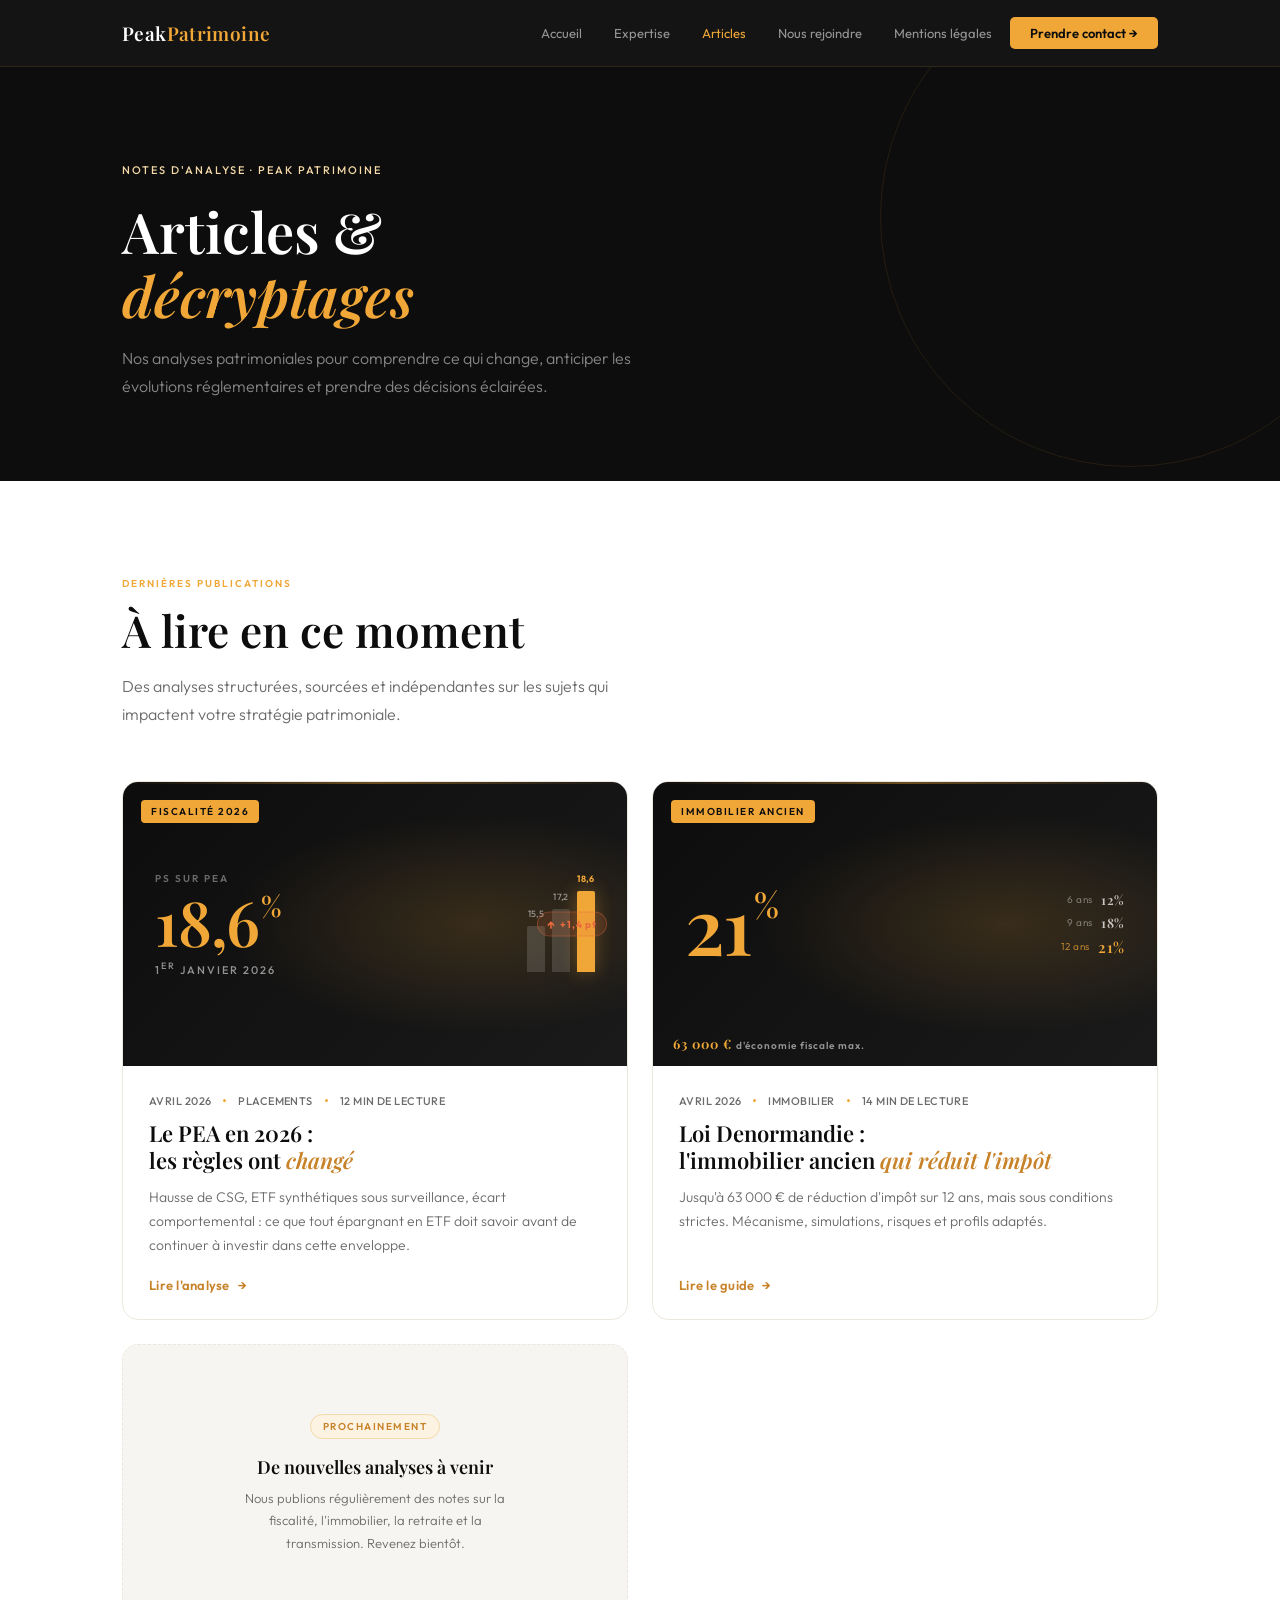
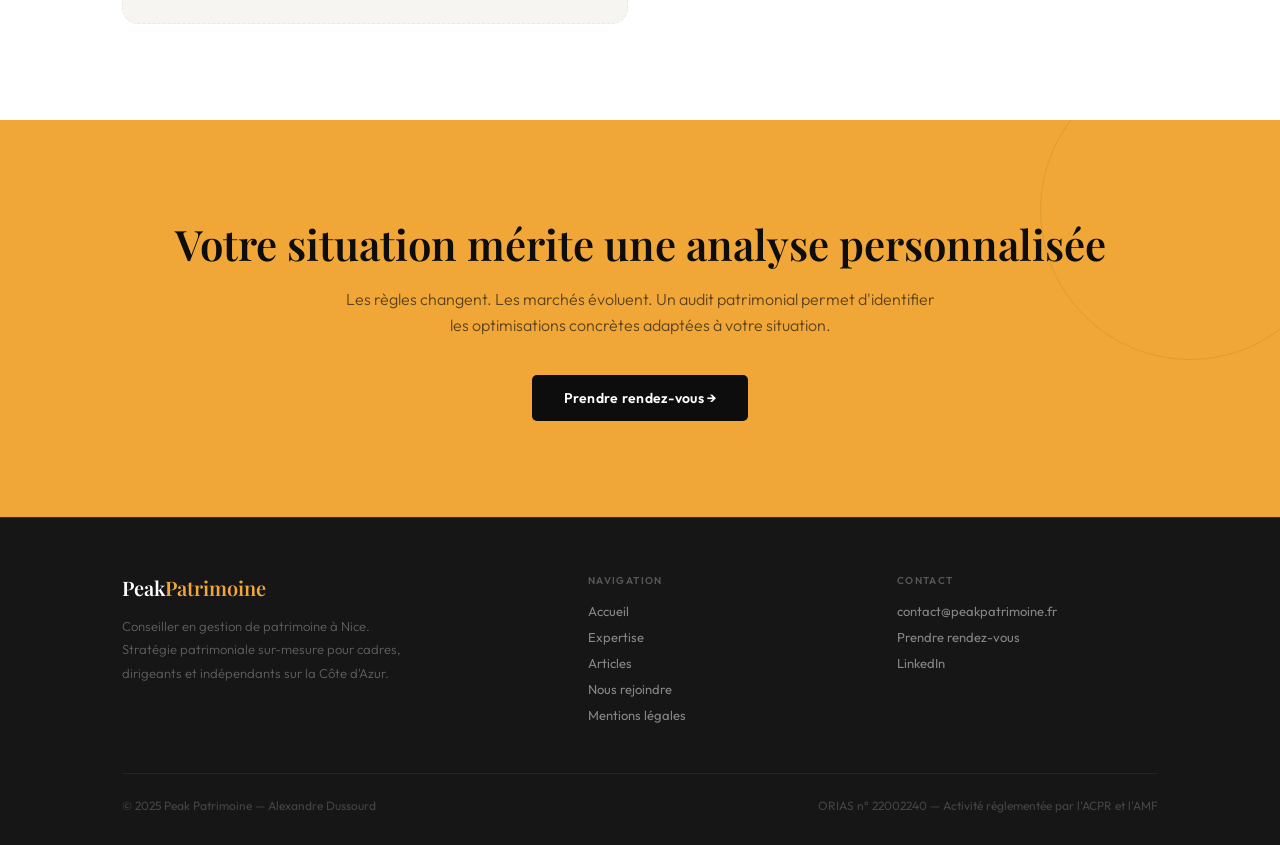
<file: articles.html>
<!DOCTYPE html>
<html lang="fr">
<head>
  <meta charset="UTF-8">
  <meta name="viewport" content="width=device-width, initial-scale=1.0">
  <title>Articles &amp; analyses patrimoniales — Peak Patrimoine · CGP Nice</title>
  <meta name="description" content="Notes d'analyse patrimoniale : fiscalité 2026, PEA, ETF, assurance-vie, retraite. Décryptages indépendants par Alexandre Dussourd, conseiller en gestion de patrimoine à Nice.">
  <meta name="keywords" content="articles gestion de patrimoine, analyse patrimoniale, fiscalité 2026, PEA 2026, CSG, ETF, conseil patrimonial Nice, CGP, Peak Patrimoine">
  <meta name="author" content="Alexandre Dussourd">
  <meta name="robots" content="index, follow, max-image-preview:large">
  <link rel="canonical" href="https://www.peakpatrimoine.fr/articles.html">
  <link rel="icon" type="image/x-icon" href="/favicon.ico">
  <link rel="icon" type="image/png" sizes="32x32" href="/favicon-32.png">
  <link rel="apple-touch-icon" sizes="180x180" href="/apple-touch-icon.png">

  <!-- Open Graph -->
  <meta property="og:site_name" content="Peak Patrimoine">
  <meta property="og:title" content="Articles &amp; analyses patrimoniales — Peak Patrimoine">
  <meta property="og:description" content="Décryptages patrimoniaux indépendants par Alexandre Dussourd, CGP à Nice. Fiscalité, PEA, ETF, assurance-vie, retraite.">
  <meta property="og:url" content="https://www.peakpatrimoine.fr/articles.html">
  <meta property="og:type" content="website">
  <meta property="og:locale" content="fr_FR">
  <meta property="og:image" content="https://www.peakpatrimoine.fr/hero-mountain.jpg">
  <meta property="og:image:alt" content="Peak Patrimoine — articles patrimoniaux">

  <!-- Twitter -->
  <meta name="twitter:card" content="summary_large_image">
  <meta name="twitter:title" content="Articles &amp; analyses — Peak Patrimoine">
  <meta name="twitter:description" content="Décryptages patrimoniaux indépendants. Fiscalité, PEA, ETF, retraite.">
  <meta name="twitter:image" content="https://www.peakpatrimoine.fr/hero-mountain.jpg">

  <!-- Structured data -->
  <script type="application/ld+json">
  {"@context":"https://schema.org","@type":"Blog","name":"Articles Peak Patrimoine","description":"Notes d'analyse patrimoniale par Peak Patrimoine.","url":"https://www.peakpatrimoine.fr/articles.html","inLanguage":"fr-FR","publisher":{"@type":"Organization","name":"Peak Patrimoine","url":"https://www.peakpatrimoine.fr","logo":{"@type":"ImageObject","url":"https://www.peakpatrimoine.fr/apple-touch-icon.png"}},"blogPost":[{"@type":"BlogPosting","headline":"Le PEA en 2026 : les règles ont changé","description":"Hausse de CSG, ETF synthétiques sous surveillance, écart comportemental : ce que tout épargnant en ETF doit savoir.","url":"https://www.peakpatrimoine.fr/article-pea-2026.html","datePublished":"2026-04-01","author":{"@type":"Person","name":"Alexandre Dussourd"}},{"@type":"BlogPosting","headline":"Loi Denormandie 2026 : guide complet, taux et conditions","description":"Jusqu'à 63 000 € de réduction d'impôt pour l'immobilier ancien rénové. Mécanisme, conditions, simulations et risques.","url":"https://www.peakpatrimoine.fr/article-denormandie-2026.html","datePublished":"2026-04-22","author":{"@type":"Person","name":"Alexandre Dussourd"}}]}
  </script>
  <script type="application/ld+json">
  {"@context":"https://schema.org","@type":"BreadcrumbList","itemListElement":[{"@type":"ListItem","position":1,"name":"Accueil","item":"https://www.peakpatrimoine.fr/"},{"@type":"ListItem","position":2,"name":"Articles","item":"https://www.peakpatrimoine.fr/articles.html"}]}
  </script>

  <link rel="preconnect" href="https://fonts.googleapis.com">
  <link href="https://fonts.googleapis.com/css2?family=Playfair+Display:ital,wght@0,400;0,600;1,400&family=Outfit:wght@300;400;500;600&display=swap" rel="stylesheet">
  <link rel="stylesheet" href="style.css">
  <style>
    .hero{background:var(--noir);padding:96px 0 80px;position:relative;overflow:hidden;}
    .hero::before{content:'';position:absolute;top:-100px;right:-100px;width:500px;height:500px;border:1px solid rgba(240,167,56,0.1);border-radius:50%;pointer-events:none;}
    .hero h1{font-family:'Playfair Display',serif;font-size:clamp(34px,5vw,56px);font-weight:600;color:var(--blanc);line-height:1.15;margin-bottom:16px;max-width:720px;}
    .hero h1 em{font-style:italic;color:var(--ambre);}
    .hero-sub{font-size:16px;font-weight:300;color:rgba(255,255,255,0.5);line-height:1.78;max-width:560px;}
    .hero-eyebrow{font-size:11px;font-weight:500;letter-spacing:0.18em;text-transform:uppercase;color:var(--ambre-m);margin-bottom:22px;display:block;}

    .articles-grid{display:grid;grid-template-columns:repeat(2,1fr);gap:24px;margin-top:16px;}
    .article-card{background:var(--blanc);border:1px solid var(--bord);border-radius:16px;overflow:hidden;display:flex;flex-direction:column;transition:border-color 0.2s,transform 0.2s,box-shadow 0.2s;text-decoration:none;color:inherit;}
    .article-card:hover{border-color:var(--ambre-m);transform:translateY(-3px);box-shadow:0 10px 36px rgba(240,167,56,0.1);}
    .article-visual{aspect-ratio:16/9;background:linear-gradient(135deg,var(--noir) 0%,#1a1a1a 100%);position:relative;overflow:hidden;display:flex;align-items:center;justify-content:center;}
    .article-visual::before{content:'';position:absolute;inset:0;background:radial-gradient(ellipse 70% 55% at 70% 50%,rgba(240,167,56,0.16) 0%,transparent 70%);}
    .article-visual::after{content:'';position:absolute;top:0;left:0;right:0;height:2px;background:linear-gradient(90deg,transparent,var(--ambre),transparent);opacity:0.4;}
    .article-visual-tag{position:absolute;top:18px;left:18px;z-index:2;font-size:10px;font-weight:600;letter-spacing:0.15em;text-transform:uppercase;color:var(--noir);background:var(--ambre);padding:5px 10px;border-radius:4px;}

    /* Vignette éditoriale : évolution CSG sur le PEA */
    .article-hook{position:relative;z-index:1;display:flex;align-items:flex-end;gap:18px;padding:0 32px;width:100%;justify-content:space-between;}
    .article-hook-label{font-size:10px;font-weight:600;letter-spacing:0.2em;text-transform:uppercase;color:rgba(255,255,255,0.38);margin-bottom:8px;display:block;}
    .article-hook-main{display:flex;flex-direction:column;align-items:flex-start;}
    .article-hook-main .val{font-family:'Playfair Display',serif;font-size:62px;font-weight:600;color:var(--ambre);line-height:0.95;letter-spacing:-0.02em;}
    .article-hook-main .val sup{font-size:28px;color:var(--ambre);font-weight:600;vertical-align:top;margin-left:2px;padding-left:0;}
    .article-hook-main .year{font-size:11px;font-weight:500;letter-spacing:0.18em;text-transform:uppercase;color:rgba(255,255,255,0.55);margin-top:8px;}
    .article-hook-bars{display:flex;align-items:flex-end;gap:7px;height:92px;padding-bottom:4px;}
    .article-hook-bar{width:18px;background:rgba(255,255,255,0.14);border-radius:2px 2px 0 0;position:relative;}
    .article-hook-bar span{position:absolute;top:-18px;left:50%;transform:translateX(-50%);font-size:9px;color:rgba(255,255,255,0.5);font-weight:500;letter-spacing:0.04em;white-space:nowrap;}
    .article-hook-bar.active{background:var(--ambre);box-shadow:0 0 18px rgba(240,167,56,0.35);}
    .article-hook-bar.active span{color:var(--ambre);font-weight:700;}
    .article-hook-trend{position:absolute;top:50%;right:20px;transform:translateY(-50%);z-index:2;display:flex;align-items:center;gap:5px;font-size:10px;font-weight:700;letter-spacing:0.08em;color:#E86B3D;background:rgba(232,107,61,0.14);border:1px solid rgba(232,107,61,0.35);padding:4px 9px;border-radius:100px;}
    .article-hook-trend::before{content:'↑';font-size:12px;}

    /* Vignette éditoriale Denormandie */
    .article-hook-denormandie{position:relative;z-index:1;width:100%;padding:0 32px;display:flex;align-items:center;justify-content:space-between;gap:18px;}
    .article-hook-denormandie .big{font-family:'Playfair Display',serif;font-size:78px;font-weight:600;color:var(--ambre);line-height:0.9;letter-spacing:-0.02em;}
    .article-hook-denormandie .big sup{font-size:34px;color:var(--ambre);font-weight:600;vertical-align:top;margin-left:2px;padding-left:0;}
    .article-hook-denormandie .ladder{display:flex;flex-direction:column;gap:6px;align-items:flex-end;}
    .article-hook-denormandie .step{display:flex;align-items:center;gap:8px;font-size:11px;color:rgba(255,255,255,0.55);letter-spacing:0.06em;}
    .article-hook-denormandie .step .pct{font-family:'Playfair Display',serif;font-size:13px;font-weight:600;color:rgba(255,255,255,0.75);}
    .article-hook-denormandie .step.active .pct{color:var(--ambre);font-size:15px;}
    .article-hook-denormandie .step.active{color:var(--ambre);}
    .article-hook-denormandie .dur{display:inline-block;min-width:42px;text-align:right;font-size:10px;opacity:0.7;}
    .article-hook-bonus{position:absolute;bottom:14px;left:20px;z-index:2;font-size:10px;font-weight:600;letter-spacing:0.1em;color:rgba(255,255,255,0.55);}
    .article-hook-bonus strong{color:var(--ambre);font-family:'Playfair Display',serif;font-size:13px;font-weight:700;margin-right:4px;}
    .article-body{padding:28px 26px 26px;display:flex;flex-direction:column;flex:1;}
    .article-meta{display:flex;gap:12px;align-items:center;font-size:11px;color:var(--gris);letter-spacing:0.04em;margin-bottom:12px;text-transform:uppercase;font-weight:500;}
    .article-meta .dot{width:3px;height:3px;border-radius:50%;background:var(--ambre);}
    .article-card h2{font-family:'Playfair Display',serif;font-size:22px;font-weight:600;color:var(--noir);line-height:1.25;margin-bottom:10px;}
    .article-card h2 em{font-style:italic;color:var(--ambre-d);}
    .article-card p{font-size:14px;font-weight:300;color:var(--gris);line-height:1.72;margin-bottom:20px;flex:1;}
    .article-cta{font-size:13px;font-weight:600;color:var(--ambre-d);letter-spacing:0.02em;display:inline-flex;align-items:center;gap:8px;margin-top:auto;}
    .article-cta::after{content:'→';transition:transform 0.2s;}
    .article-card:hover .article-cta::after{transform:translateX(4px);}

    .article-soon{background:var(--gris-l);border:1px dashed var(--bord);border-radius:16px;padding:40px 32px;display:flex;flex-direction:column;align-items:center;justify-content:center;text-align:center;min-height:280px;}
    .article-soon-label{font-size:10px;font-weight:600;letter-spacing:0.15em;text-transform:uppercase;color:var(--ambre-d);background:var(--ambre-l);border:1px solid var(--ambre-m);padding:5px 12px;border-radius:30px;margin-bottom:16px;}
    .article-soon h3{font-family:'Playfair Display',serif;font-size:18px;font-weight:600;color:var(--noir);margin-bottom:8px;}
    .article-soon p{font-size:13px;font-weight:300;color:var(--gris);line-height:1.7;max-width:260px;}

    .cta-band{background:var(--ambre);padding:96px 0;text-align:center;position:relative;overflow:hidden;}
    .cta-band::before{content:'';position:absolute;top:-60px;right:-60px;width:300px;height:300px;border:1px solid rgba(0,0,0,0.08);border-radius:50%;pointer-events:none;}
    .cta-band h2{font-family:'Playfair Display',serif;font-size:clamp(28px,3.5vw,42px);font-weight:600;color:var(--noir);margin-bottom:14px;}
    .cta-band p{font-size:16px;font-weight:300;color:rgba(13,13,13,0.65);margin-bottom:36px;line-height:1.65;}

    @media(max-width:780px){
      .articles-grid{grid-template-columns:1fr;}
      .article-hook{padding:0 22px;gap:14px;}
      .article-hook-main .val{font-size:48px;}
      .article-hook-main .val sup{font-size:22px;}
      .article-hook-bars{height:72px;}
      .article-hook-bar{width:14px;}
      .article-hook-denormandie{padding:0 22px;}
      .article-hook-denormandie .big{font-size:60px;}
      .article-hook-denormandie .big sup{font-size:26px;}
    }

    /* ── BURGER MENU ── */
    .nav-burger{display:none;flex-direction:column;gap:5px;background:none;border:none;cursor:pointer;padding:4px;margin-left:12px;}
    .nav-burger span{display:block;width:22px;height:2px;background:rgba(255,255,255,0.7);border-radius:2px;transition:all 0.25s;}
    .nav-burger.open span:nth-child(1){transform:translateY(7px) rotate(45deg);}
    .nav-burger.open span:nth-child(2){opacity:0;}
    .nav-burger.open span:nth-child(3){transform:translateY(-7px) rotate(-45deg);}
    @media(max-width:640px){
      .nav-burger{display:flex;}
      .nav-links{display:none;position:absolute;top:66px;left:0;right:0;background:rgba(13,13,13,0.98);backdrop-filter:blur(16px);flex-direction:column;padding:16px 20px 20px;gap:4px;border-bottom:1px solid rgba(240,167,56,0.1);}
      .nav-links.open{display:flex;}
      .nav-links a{padding:10px 12px;font-size:14px;color:rgba(255,255,255,0.7);border-radius:6px;}
      .nav-links .nav-cta{margin-top:8px;text-align:center;background:var(--ambre)!important;color:var(--noir)!important;}
    }
  </style>
</head>
<body>

<nav>
  <div class="nav-inner">
    <a class="nav-logo" href="/">Peak<span>Patrimoine</span></a>
    <div class="nav-links" id="nav-links">
      <a href="/">Accueil</a>
      <a href="/expertise.html">Expertise</a>
      <a href="/articles.html" class="active">Articles</a>
      <a href="/rejoindre.html">Nous rejoindre</a>
      <a href="/mentions-legales.html">Mentions légales</a>
      <a href="https://calendar.app.google/mGV3SWbJjAqieRm79" target="_blank" rel="noopener" class="nav-cta">Prendre contact →</a>
    </div>
    <button class="nav-burger" id="nav-burger" aria-label="Menu" onclick="document.getElementById('nav-links').classList.toggle('open');this.classList.toggle('open')">
      <span></span><span></span><span></span>
    </button>
  </div>
</nav>

<header class="hero">
  <div class="container">
    <span class="hero-eyebrow">Notes d'analyse · Peak Patrimoine</span>
    <h1>Articles &amp;<br><em>décryptages</em></h1>
    <p class="hero-sub">Nos analyses patrimoniales pour comprendre ce qui change, anticiper les évolutions réglementaires et prendre des décisions éclairées.</p>
  </div>
</header>

<section>
  <div class="container">
    <span class="label">Dernières publications</span>
    <h2 class="section-title">À lire en ce moment</h2>
    <p class="lead">Des analyses structurées, sourcées et indépendantes sur les sujets qui impactent votre stratégie patrimoniale.</p>

    <div class="articles-grid">
      <a class="article-card" href="/article-pea-2026.html">
        <div class="article-visual" aria-label="Prélèvements sociaux sur le PEA : 18,6% en 2026, soit +1,4 point vs 2025">
          <span class="article-visual-tag">Fiscalité 2026</span>
          <span class="article-hook-trend">+1,4&nbsp;pt</span>
          <div class="article-hook">
            <div class="article-hook-main">
              <span class="article-hook-label">PS sur PEA</span>
              <span class="val">18,6<sup>%</sup></span>
              <span class="year">1<sup>er</sup> janvier 2026</span>
            </div>
            <div class="article-hook-bars" aria-hidden="true">
              <div class="article-hook-bar" style="height:52%;"><span>15,5</span></div>
              <div class="article-hook-bar" style="height:72%;"><span>17,2</span></div>
              <div class="article-hook-bar active" style="height:92%;"><span>18,6</span></div>
            </div>
          </div>
        </div>
        <div class="article-body">
          <div class="article-meta">
            <span>Avril 2026</span>
            <span class="dot"></span>
            <span>Placements</span>
            <span class="dot"></span>
            <span>12 min de lecture</span>
          </div>
          <h2>Le PEA en 2026 :<br>les règles ont <em>changé</em></h2>
          <p>Hausse de CSG, ETF synthétiques sous surveillance, écart comportemental : ce que tout épargnant en ETF doit savoir avant de continuer à investir dans cette enveloppe.</p>
          <span class="article-cta">Lire l'analyse</span>
        </div>
      </a>

      <a class="article-card" href="/article-denormandie-2026.html">
        <div class="article-visual" aria-label="Loi Denormandie 2026 : jusqu'à 21% de réduction d'impôt, soit 63 000 € d'économie maximale">
          <span class="article-visual-tag">Immobilier ancien</span>
          <div class="article-hook-denormandie">
            <div class="big">21<sup>%</sup></div>
            <div class="ladder">
              <div class="step"><span class="dur">6 ans</span><span class="pct">12%</span></div>
              <div class="step"><span class="dur">9 ans</span><span class="pct">18%</span></div>
              <div class="step active"><span class="dur">12 ans</span><span class="pct">21%</span></div>
            </div>
          </div>
          <span class="article-hook-bonus"><strong>63 000 €</strong>d'économie fiscale max.</span>
        </div>
        <div class="article-body">
          <div class="article-meta">
            <span>Avril 2026</span>
            <span class="dot"></span>
            <span>Immobilier</span>
            <span class="dot"></span>
            <span>14 min de lecture</span>
          </div>
          <h2>Loi Denormandie :<br>l'immobilier ancien <em>qui réduit l'impôt</em></h2>
          <p>Jusqu'à 63 000 € de réduction d'impôt sur 12 ans, mais sous conditions strictes. Mécanisme, simulations, risques et profils adaptés.</p>
          <span class="article-cta">Lire le guide</span>
        </div>
      </a>

      <div class="article-soon">
        <span class="article-soon-label">Prochainement</span>
        <h3>De nouvelles analyses à venir</h3>
        <p>Nous publions régulièrement des notes sur la fiscalité, l'immobilier, la retraite et la transmission. Revenez bientôt.</p>
      </div>
    </div>
  </div>
</section>

<section class="cta-band">
  <div class="container">
    <h2>Votre situation mérite une analyse personnalisée</h2>
    <p>Les règles changent. Les marchés évoluent. Un audit patrimonial permet d'identifier<br>les optimisations concrètes adaptées à votre situation.</p>
    <a class="btn btn-dark" href="https://calendar.app.google/mGV3SWbJjAqieRm79" target="_blank" rel="noopener">Prendre rendez-vous →</a>
  </div>
</section>

<footer>
  <div class="container">
    <div class="footer-inner">
      <div class="footer-brand">
        <a class="footer-logo" href="/">Peak<span>Patrimoine</span></a>
        <p>Conseiller en gestion de patrimoine à Nice.<br>Stratégie patrimoniale sur-mesure pour cadres,<br>dirigeants et indépendants sur la Côte d'Azur.</p>
      </div>
      <div class="footer-col">
        <h4>Navigation</h4>
        <a href="/">Accueil</a>
        <a href="/expertise.html">Expertise</a>
        <a href="/articles.html">Articles</a>
        <a href="/rejoindre.html">Nous rejoindre</a>
        <a href="/mentions-legales.html">Mentions légales</a>
      </div>
      <div class="footer-col">
        <h4>Contact</h4>
        <a href="mailto:contact@peakpatrimoine.fr">contact@peakpatrimoine.fr</a>
        <a href="https://calendar.app.google/mGV3SWbJjAqieRm79" target="_blank" rel="noopener">Prendre rendez-vous</a>
        <a href="https://www.linkedin.com/in/alexdussourd/" target="_blank" rel="noopener">LinkedIn</a>
      </div>
    </div>
    <div class="footer-bottom">
      <p>© 2025 Peak Patrimoine — Alexandre Dussourd</p>
      <p>ORIAS n° 22002240 — Activité réglementée par l'ACPR et l'AMF</p>
    </div>
  </div>
</footer>

</body>
</html>
</file>
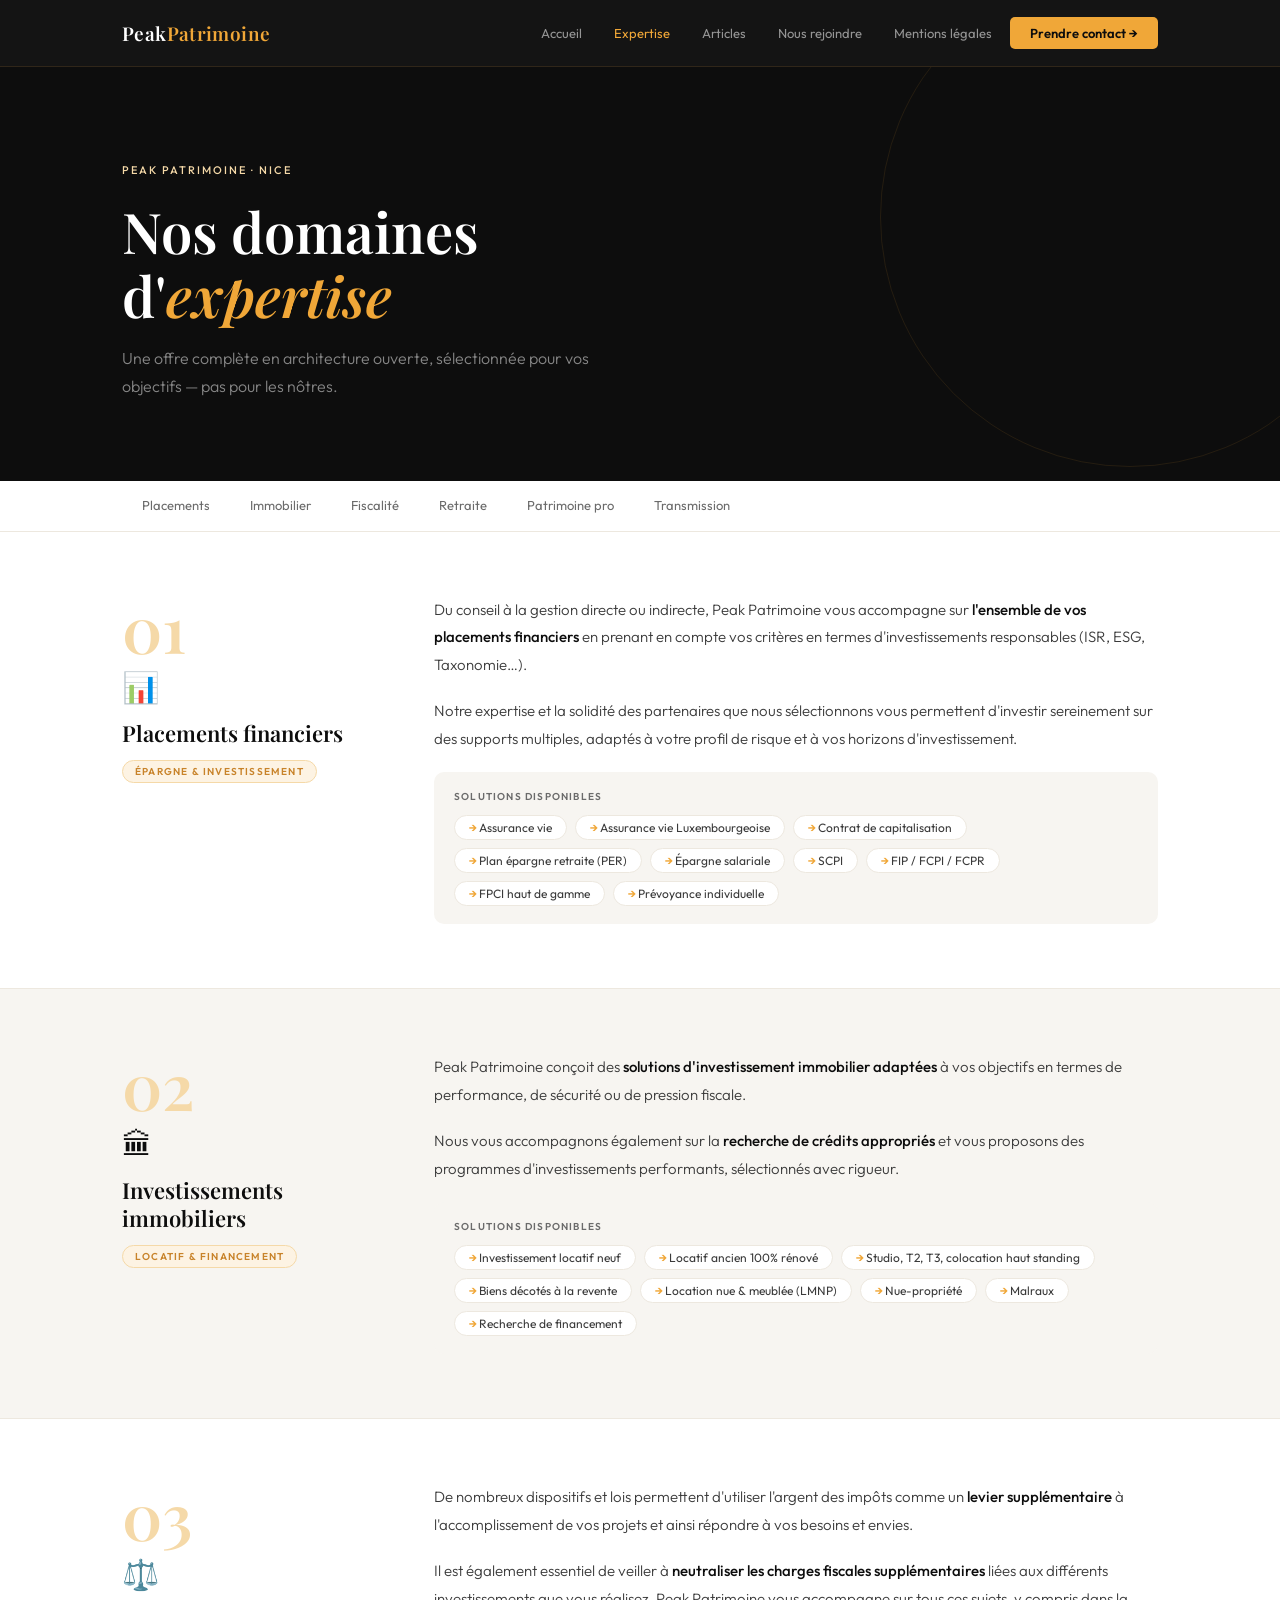
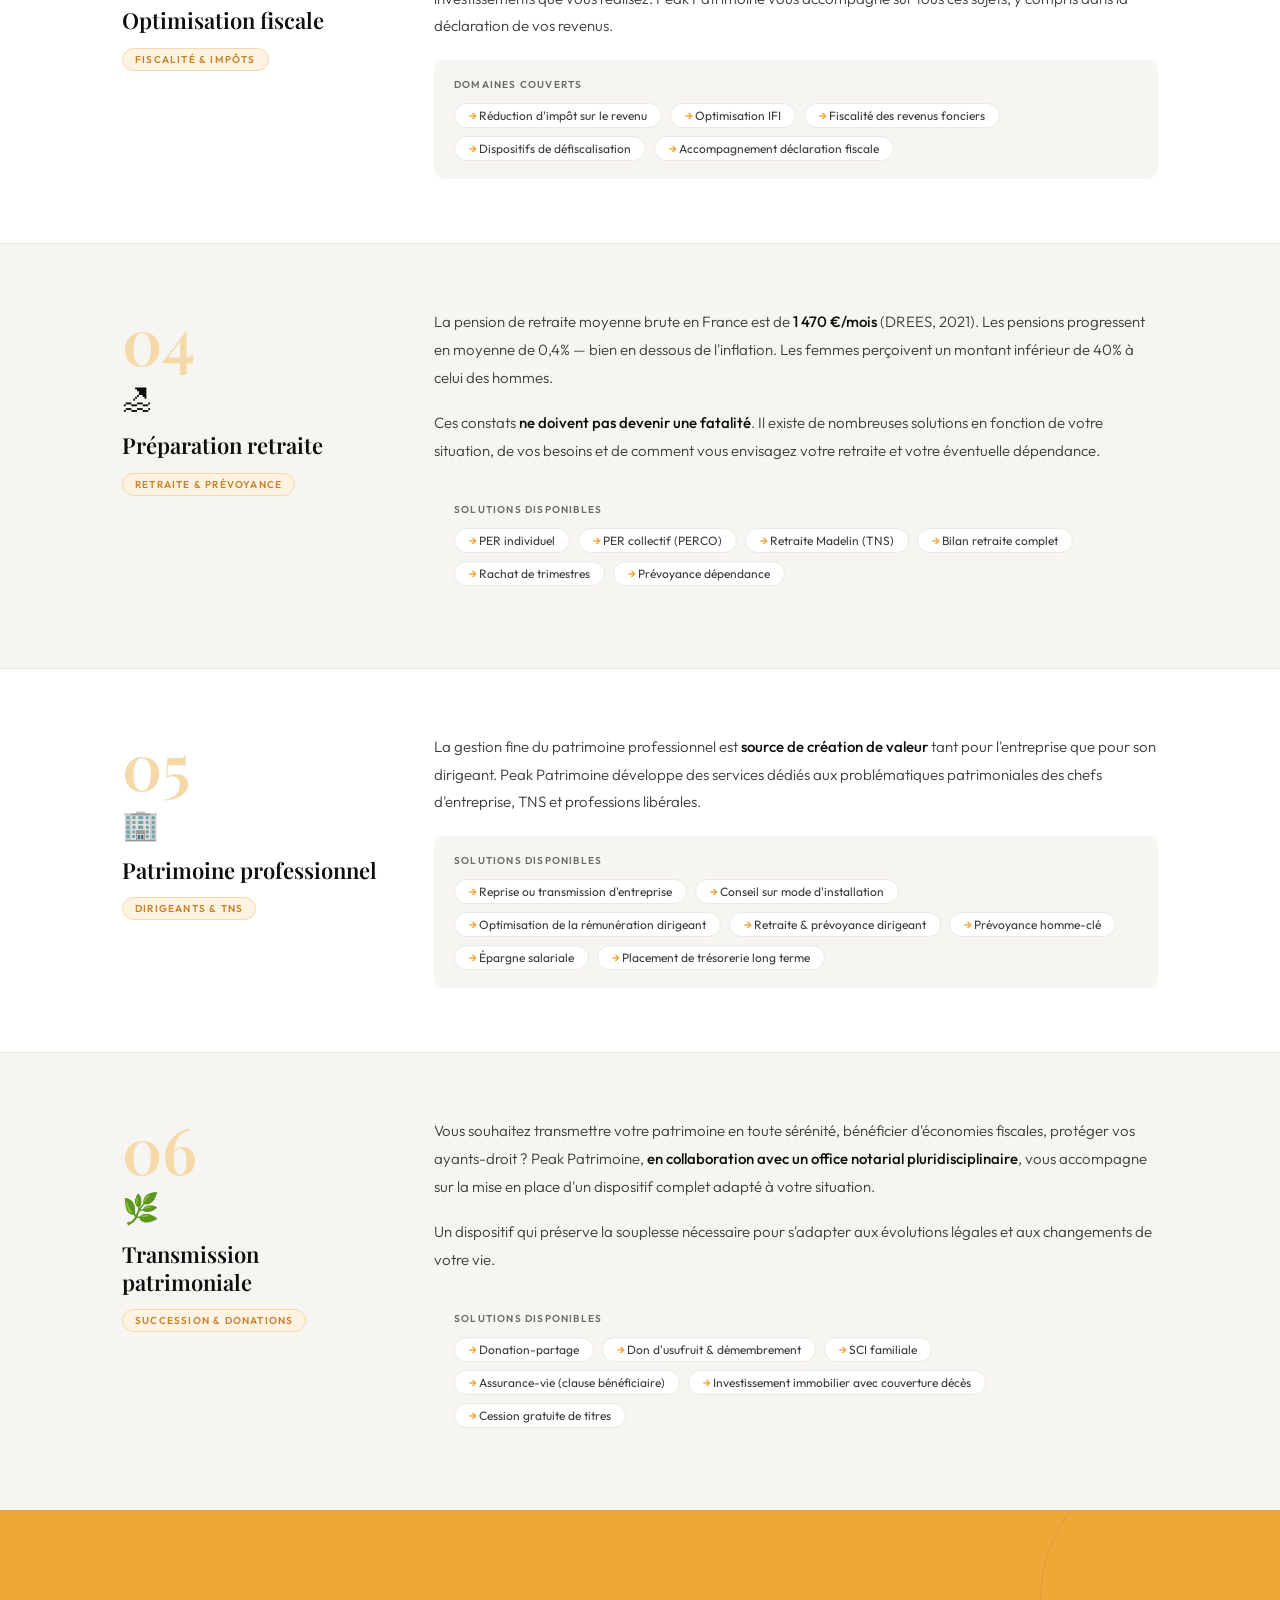
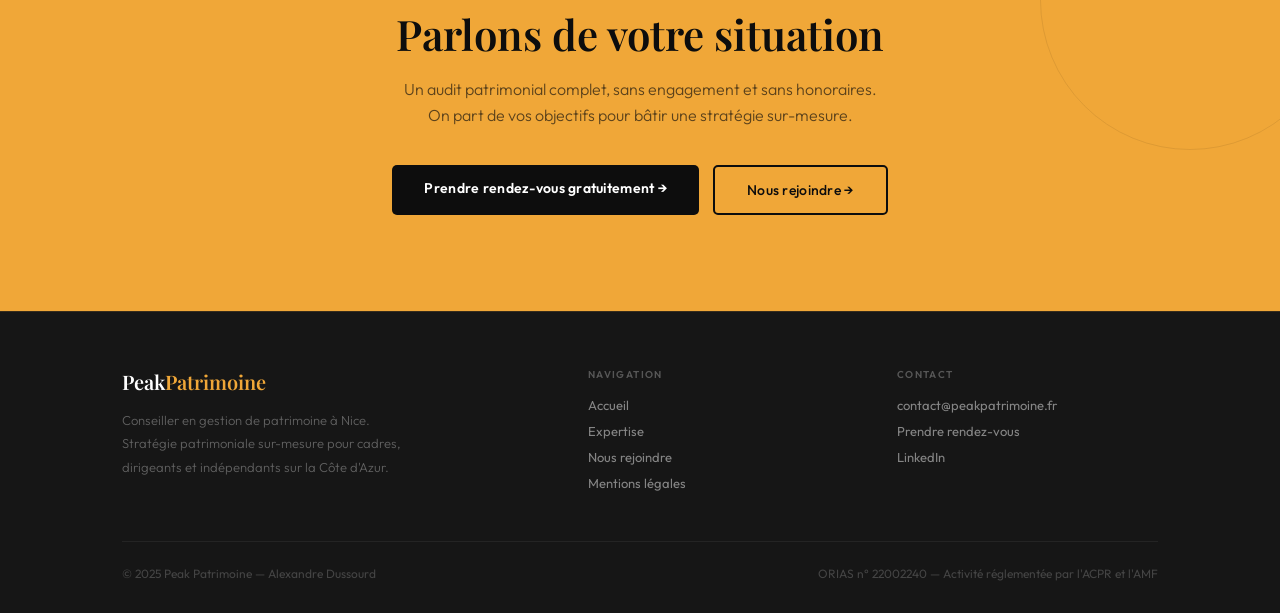
<file: expertise.html>
<!DOCTYPE html>
<html lang="fr">
<head>
  <meta charset="UTF-8">
  <meta name="viewport" content="width=device-width, initial-scale=1.0">
  <title>Expertise — Peak Patrimoine · Conseiller CGP Nice</title>
  <meta name="description" content="Nos domaines d'expertise : placements financiers, immobilier locatif, optimisation fiscale, retraite, patrimoine professionnel et transmission. CGP à Nice.">
  <meta name="robots" content="index, follow">
  <link rel="canonical" href="https://www.peakpatrimoine.fr/expertise.html">
  <link rel="icon" type="image/x-icon" href="/favicon.ico">
  <link rel="icon" type="image/png" sizes="32x32" href="/favicon-32.png">
  <link rel="apple-touch-icon" sizes="180x180" href="/apple-touch-icon.png">
  <script type="application/ld+json">
  {"@context":"https://schema.org","@type":"ItemList","name":"Expertises Peak Patrimoine","itemListElement":[{"@type":"ListItem","position":1,"name":"Placements financiers"},{"@type":"ListItem","position":2,"name":"Investissements immobiliers"},{"@type":"ListItem","position":3,"name":"Optimisation fiscale"},{"@type":"ListItem","position":4,"name":"Préparation retraite"},{"@type":"ListItem","position":5,"name":"Patrimoine professionnel"},{"@type":"ListItem","position":6,"name":"Transmission patrimoniale"}]}
  </script>
  <link rel="preconnect" href="https://fonts.googleapis.com">
  <link href="https://fonts.googleapis.com/css2?family=Playfair+Display:ital,wght@0,400;0,600;1,400&family=Outfit:wght@300;400;500;600&display=swap" rel="stylesheet">
  <link rel="stylesheet" href="style.css">
  <style>
    .hero{background:var(--noir);padding:96px 0 80px;position:relative;overflow:hidden;}
    .hero::before{content:'';position:absolute;top:-100px;right:-100px;width:500px;height:500px;border:1px solid rgba(240,167,56,0.1);border-radius:50%;pointer-events:none;}
    .hero h1{font-family:'Playfair Display',serif;font-size:clamp(34px,5vw,56px);font-weight:600;color:var(--blanc);line-height:1.15;margin-bottom:16px;max-width:620px;}
    .hero h1 em{font-style:italic;color:var(--ambre);}
    .hero-sub{font-size:16px;font-weight:300;color:rgba(255,255,255,0.5);line-height:1.78;max-width:500px;}
    .hero-eyebrow{font-size:11px;font-weight:500;letter-spacing:0.18em;text-transform:uppercase;color:var(--ambre-m);margin-bottom:22px;display:block;}

    .exp-nav{background:var(--blanc);border-bottom:1px solid var(--bord);overflow-x:auto;scrollbar-width:none;}
    .exp-nav::-webkit-scrollbar{display:none;}
    .exp-nav-inner{max-width:1100px;margin:0 auto;padding:0 32px;display:flex;gap:0;}
    .exp-nav a{font-size:13px;font-weight:400;color:var(--gris);text-decoration:none;padding:16px 20px;white-space:nowrap;border-bottom:2px solid transparent;transition:color 0.2s,border-color 0.2s;}
    .exp-nav a:hover{color:var(--ambre);border-bottom-color:var(--ambre);}

    .exp-item{padding:64px 0;border-bottom:1px solid var(--bord);}
    .exp-item:last-child{border-bottom:none;}
    .exp-layout{display:grid;grid-template-columns:260px 1fr;gap:52px;align-items:flex-start;}
    .exp-left{}
    .exp-num{font-family:'Playfair Display',serif;font-size:64px;font-weight:600;color:var(--ambre-m);line-height:1;margin-bottom:8px;}
    .exp-icon{font-size:30px;margin-bottom:14px;display:block;}
    .exp-left h2{font-family:'Playfair Display',serif;font-size:22px;font-weight:600;color:var(--noir);line-height:1.25;margin-bottom:12px;}
    .exp-tag{display:inline-block;font-size:10px;font-weight:600;letter-spacing:0.12em;text-transform:uppercase;color:var(--ambre-d);background:var(--ambre-l);border:1px solid var(--ambre-m);padding:4px 12px;border-radius:30px;}
    .exp-body p{font-size:15px;font-weight:300;color:#3a3a3a;line-height:1.85;margin-bottom:18px;}
    .exp-body p strong{font-weight:500;color:var(--noir);}

    .exp-item:nth-child(even){background:var(--gris-l);}
    .exp-item:nth-child(even) .exp-num{color:var(--ambre-m);}

    .cta-band{background:var(--ambre);padding:96px 0;text-align:center;position:relative;overflow:hidden;}
    .cta-band::before{content:'';position:absolute;top:-60px;right:-60px;width:300px;height:300px;border:1px solid rgba(0,0,0,0.08);border-radius:50%;pointer-events:none;}
    .cta-band h2{font-family:'Playfair Display',serif;font-size:clamp(28px,3.5vw,42px);font-weight:600;color:var(--noir);margin-bottom:14px;}
    .cta-band p{font-size:16px;font-weight:300;color:rgba(13,13,13,0.65);margin-bottom:36px;line-height:1.65;}

    @media(max-width:780px){
      .exp-layout{grid-template-columns:1fr;gap:24px;}
      .exp-num{font-size:48px;}
    }
    @media(max-width:640px){
      .exp-nav-inner{padding:0 16px;}
    }

    /* ── BURGER MENU ── */
    .nav-burger{display:none;flex-direction:column;gap:5px;background:none;border:none;cursor:pointer;padding:4px;margin-left:12px;}
    .nav-burger span{display:block;width:22px;height:2px;background:rgba(255,255,255,0.7);border-radius:2px;transition:all 0.25s;}
    .nav-burger.open span:nth-child(1){transform:translateY(7px) rotate(45deg);}
    .nav-burger.open span:nth-child(2){opacity:0;}
    .nav-burger.open span:nth-child(3){transform:translateY(-7px) rotate(-45deg);}
    @media(max-width:640px){
      .nav-burger{display:flex;}
      .nav-links{display:none;position:absolute;top:66px;left:0;right:0;background:rgba(13,13,13,0.98);backdrop-filter:blur(16px);flex-direction:column;padding:16px 20px 20px;gap:4px;border-bottom:1px solid rgba(240,167,56,0.1);}
      .nav-links.open{display:flex;}
      .nav-links a{padding:10px 12px;font-size:14px;color:rgba(255,255,255,0.7);border-radius:6px;}
      .nav-links .nav-cta{margin-top:8px;text-align:center;background:var(--ambre)!important;color:var(--noir)!important;}
    }
  </style>
</head>
<body>

<nav>
  <div class="nav-inner">
    <a class="nav-logo" href="/">Peak<span>Patrimoine</span></a>
    <div class="nav-links" id="nav-links">
      <a href="/">Accueil</a>
      <a href="/expertise.html" class="active">Expertise</a>
      <a href="/articles.html">Articles</a>
      <a href="/rejoindre.html">Nous rejoindre</a>
      <a href="/mentions-legales.html">Mentions légales</a>
      <a href="https://calendar.app.google/mGV3SWbJjAqieRm79" target="_blank" rel="noopener" class="nav-cta">Prendre contact →</a>
    </div>
    <button class="nav-burger" id="nav-burger" aria-label="Menu" onclick="document.getElementById('nav-links').classList.toggle('open');this.classList.toggle('open')">
      <span></span><span></span><span></span>
    </button>
  </div>
</nav>

<header class="hero">
  <div class="container">
    <span class="hero-eyebrow">Peak Patrimoine · Nice</span>
    <h1>Nos domaines<br>d'<em>expertise</em></h1>
    <p class="hero-sub">Une offre complète en architecture ouverte, sélectionnée pour vos objectifs — pas pour les nôtres.</p>
  </div>
</header>

<nav class="exp-nav" aria-label="Domaines d'expertise">
  <div class="exp-nav-inner">
    <a href="#placements">Placements</a>
    <a href="#immobilier">Immobilier</a>
    <a href="#fiscalite">Fiscalité</a>
    <a href="#retraite">Retraite</a>
    <a href="#pro">Patrimoine pro</a>
    <a href="#transmission">Transmission</a>
  </div>
</nav>

<main>

  <div class="exp-item" id="placements">
    <div class="container">
      <div class="exp-layout">
        <div class="exp-left">
          <div class="exp-num">01</div>
          <span class="exp-icon">📊</span>
          <h2>Placements financiers</h2>
          <span class="exp-tag">Épargne &amp; investissement</span>
        </div>
        <div class="exp-body">
          <p>Du conseil à la gestion directe ou indirecte, Peak Patrimoine vous accompagne sur <strong>l'ensemble de vos placements financiers</strong> en prenant en compte vos critères en termes d'investissements responsables (ISR, ESG, Taxonomie…).</p>
          <p>Notre expertise et la solidité des partenaires que nous sélectionnons vous permettent d'investir sereinement sur des supports multiples, adaptés à votre profil de risque et à vos horizons d'investissement.</p>
          <div class="solutions-box">
            <div class="sol-title">Solutions disponibles</div>
            <div class="tags">
              <span class="tag">Assurance vie</span>
              <span class="tag">Assurance vie Luxembourgeoise</span>
              <span class="tag">Contrat de capitalisation</span>
              <span class="tag">Plan épargne retraite (PER)</span>
              <span class="tag">Épargne salariale</span>
              <span class="tag">SCPI</span>
              <span class="tag">FIP / FCPI / FCPR</span>
              <span class="tag">FPCI haut de gamme</span>
              <span class="tag">Prévoyance individuelle</span>
            </div>
          </div>
        </div>
      </div>
    </div>
  </div>

  <div class="exp-item" id="immobilier">
    <div class="container">
      <div class="exp-layout">
        <div class="exp-left">
          <div class="exp-num">02</div>
          <span class="exp-icon">🏛</span>
          <h2>Investissements immobiliers</h2>
          <span class="exp-tag">Locatif &amp; financement</span>
        </div>
        <div class="exp-body">
          <p>Peak Patrimoine conçoit des <strong>solutions d'investissement immobilier adaptées</strong> à vos objectifs en termes de performance, de sécurité ou de pression fiscale.</p>
          <p>Nous vous accompagnons également sur la <strong>recherche de crédits appropriés</strong> et vous proposons des programmes d'investissements performants, sélectionnés avec rigueur.</p>
          <div class="solutions-box">
            <div class="sol-title">Solutions disponibles</div>
            <div class="tags">
              <span class="tag">Investissement locatif neuf</span>
              <span class="tag">Locatif ancien 100% rénové</span>
              <span class="tag">Studio, T2, T3, colocation haut standing</span>
              <span class="tag">Biens décotés à la revente</span>
              <span class="tag">Location nue &amp; meublée (LMNP)</span>
              <span class="tag">Nue-propriété</span>
              <span class="tag">Malraux</span>
              <span class="tag">Recherche de financement</span>
            </div>
          </div>
        </div>
      </div>
    </div>
  </div>

  <div class="exp-item" id="fiscalite">
    <div class="container">
      <div class="exp-layout">
        <div class="exp-left">
          <div class="exp-num">03</div>
          <span class="exp-icon">⚖️</span>
          <h2>Optimisation fiscale</h2>
          <span class="exp-tag">Fiscalité &amp; impôts</span>
        </div>
        <div class="exp-body">
          <p>De nombreux dispositifs et lois permettent d'utiliser l'argent des impôts comme un <strong>levier supplémentaire</strong> à l'accomplissement de vos projets et ainsi répondre à vos besoins et envies.</p>
          <p>Il est également essentiel de veiller à <strong>neutraliser les charges fiscales supplémentaires</strong> liées aux différents investissements que vous réalisez. Peak Patrimoine vous accompagne sur tous ces sujets, y compris dans la déclaration de vos revenus.</p>
          <div class="solutions-box">
            <div class="sol-title">Domaines couverts</div>
            <div class="tags">
              <span class="tag">Réduction d'impôt sur le revenu</span>
              <span class="tag">Optimisation IFI</span>
              <span class="tag">Fiscalité des revenus fonciers</span>
              <span class="tag">Dispositifs de défiscalisation</span>
              <span class="tag">Accompagnement déclaration fiscale</span>
            </div>
          </div>
        </div>
      </div>
    </div>
  </div>

  <div class="exp-item" id="retraite">
    <div class="container">
      <div class="exp-layout">
        <div class="exp-left">
          <div class="exp-num">04</div>
          <span class="exp-icon">🏖</span>
          <h2>Préparation retraite</h2>
          <span class="exp-tag">Retraite &amp; prévoyance</span>
        </div>
        <div class="exp-body">
          <p>La pension de retraite moyenne brute en France est de <strong>1 470 €/mois</strong> (DREES, 2021). Les pensions progressent en moyenne de 0,4% — bien en dessous de l'inflation. Les femmes perçoivent un montant inférieur de 40% à celui des hommes.</p>
          <p>Ces constats <strong>ne doivent pas devenir une fatalité</strong>. Il existe de nombreuses solutions en fonction de votre situation, de vos besoins et de comment vous envisagez votre retraite et votre éventuelle dépendance.</p>
          <div class="solutions-box">
            <div class="sol-title">Solutions disponibles</div>
            <div class="tags">
              <span class="tag">PER individuel</span>
              <span class="tag">PER collectif (PERCO)</span>
              <span class="tag">Retraite Madelin (TNS)</span>
              <span class="tag">Bilan retraite complet</span>
              <span class="tag">Rachat de trimestres</span>
              <span class="tag">Prévoyance dépendance</span>
            </div>
          </div>
        </div>
      </div>
    </div>
  </div>

  <div class="exp-item" id="pro">
    <div class="container">
      <div class="exp-layout">
        <div class="exp-left">
          <div class="exp-num">05</div>
          <span class="exp-icon">🏢</span>
          <h2>Patrimoine professionnel</h2>
          <span class="exp-tag">Dirigeants &amp; TNS</span>
        </div>
        <div class="exp-body">
          <p>La gestion fine du patrimoine professionnel est <strong>source de création de valeur</strong> tant pour l'entreprise que pour son dirigeant. Peak Patrimoine développe des services dédiés aux problématiques patrimoniales des chefs d'entreprise, TNS et professions libérales.</p>
          <div class="solutions-box">
            <div class="sol-title">Solutions disponibles</div>
            <div class="tags">
              <span class="tag">Reprise ou transmission d'entreprise</span>
              <span class="tag">Conseil sur mode d'installation</span>
              <span class="tag">Optimisation de la rémunération dirigeant</span>
              <span class="tag">Retraite &amp; prévoyance dirigeant</span>
              <span class="tag">Prévoyance homme-clé</span>
              <span class="tag">Épargne salariale</span>
              <span class="tag">Placement de trésorerie long terme</span>
            </div>
          </div>
        </div>
      </div>
    </div>
  </div>

  <div class="exp-item" id="transmission">
    <div class="container">
      <div class="exp-layout">
        <div class="exp-left">
          <div class="exp-num">06</div>
          <span class="exp-icon">🌿</span>
          <h2>Transmission patrimoniale</h2>
          <span class="exp-tag">Succession &amp; donations</span>
        </div>
        <div class="exp-body">
          <p>Vous souhaitez transmettre votre patrimoine en toute sérénité, bénéficier d'économies fiscales, protéger vos ayants-droit ? Peak Patrimoine, <strong>en collaboration avec un office notarial pluridisciplinaire</strong>, vous accompagne sur la mise en place d'un dispositif complet adapté à votre situation.</p>
          <p>Un dispositif qui préserve la souplesse nécessaire pour s'adapter aux évolutions légales et aux changements de votre vie.</p>
          <div class="solutions-box">
            <div class="sol-title">Solutions disponibles</div>
            <div class="tags">
              <span class="tag">Donation-partage</span>
              <span class="tag">Don d'usufruit &amp; démembrement</span>
              <span class="tag">SCI familiale</span>
              <span class="tag">Assurance-vie (clause bénéficiaire)</span>
              <span class="tag">Investissement immobilier avec couverture décès</span>
              <span class="tag">Cession gratuite de titres</span>
            </div>
          </div>
        </div>
      </div>
    </div>
  </div>

</main>

<section class="cta-band">
  <div class="container">
    <h2>Parlons de votre situation</h2>
    <p>Un audit patrimonial complet, sans engagement et sans honoraires.<br>On part de vos objectifs pour bâtir une stratégie sur-mesure.</p>
    <div style="display:flex;gap:14px;justify-content:center;flex-wrap:wrap;">
      <a class="btn btn-dark" href="https://calendar.app.google/mGV3SWbJjAqieRm79" target="_blank" rel="noopener">Prendre rendez-vous gratuitement →</a>
      <a class="btn" href="/rejoindre.html" style="background:transparent;border:2px solid var(--noir);color:var(--noir);font-weight:500;">Nous rejoindre →</a>
    </div>
  </div>
</section>

<footer>
  <div class="container">
    <div class="footer-inner">
      <div class="footer-brand">
        <a class="footer-logo" href="/">Peak<span>Patrimoine</span></a>
        <p>Conseiller en gestion de patrimoine à Nice.<br>Stratégie patrimoniale sur-mesure pour cadres,<br>dirigeants et indépendants sur la Côte d'Azur.</p>
      </div>
      <div class="footer-col">
        <h4>Navigation</h4>
        <a href="/">Accueil</a>
        <a href="/expertise.html">Expertise</a>
      <a href="/rejoindre.html">Nous rejoindre</a>
        <a href="/mentions-legales.html">Mentions légales</a>
      </div>
      <div class="footer-col">
        <h4>Contact</h4>
        
        <a href="mailto:contact@peakpatrimoine.fr">contact@peakpatrimoine.fr</a>
        <a href="https://calendar.app.google/mGV3SWbJjAqieRm79" target="_blank" rel="noopener">Prendre rendez-vous</a>
        <a href="https://www.linkedin.com/in/alexdussourd/" target="_blank" rel="noopener">LinkedIn</a>
      </div>
    </div>
    <div class="footer-bottom">
      <p>© 2025 Peak Patrimoine — Alexandre Dussourd</p>
      <p>ORIAS n° 22002240 — Activité réglementée par l'ACPR et l'AMF</p>
    </div>
  </div>
</footer>

<!-- WhatsApp Chat Elfsight -->
<script data-cfasync="false"
</file>
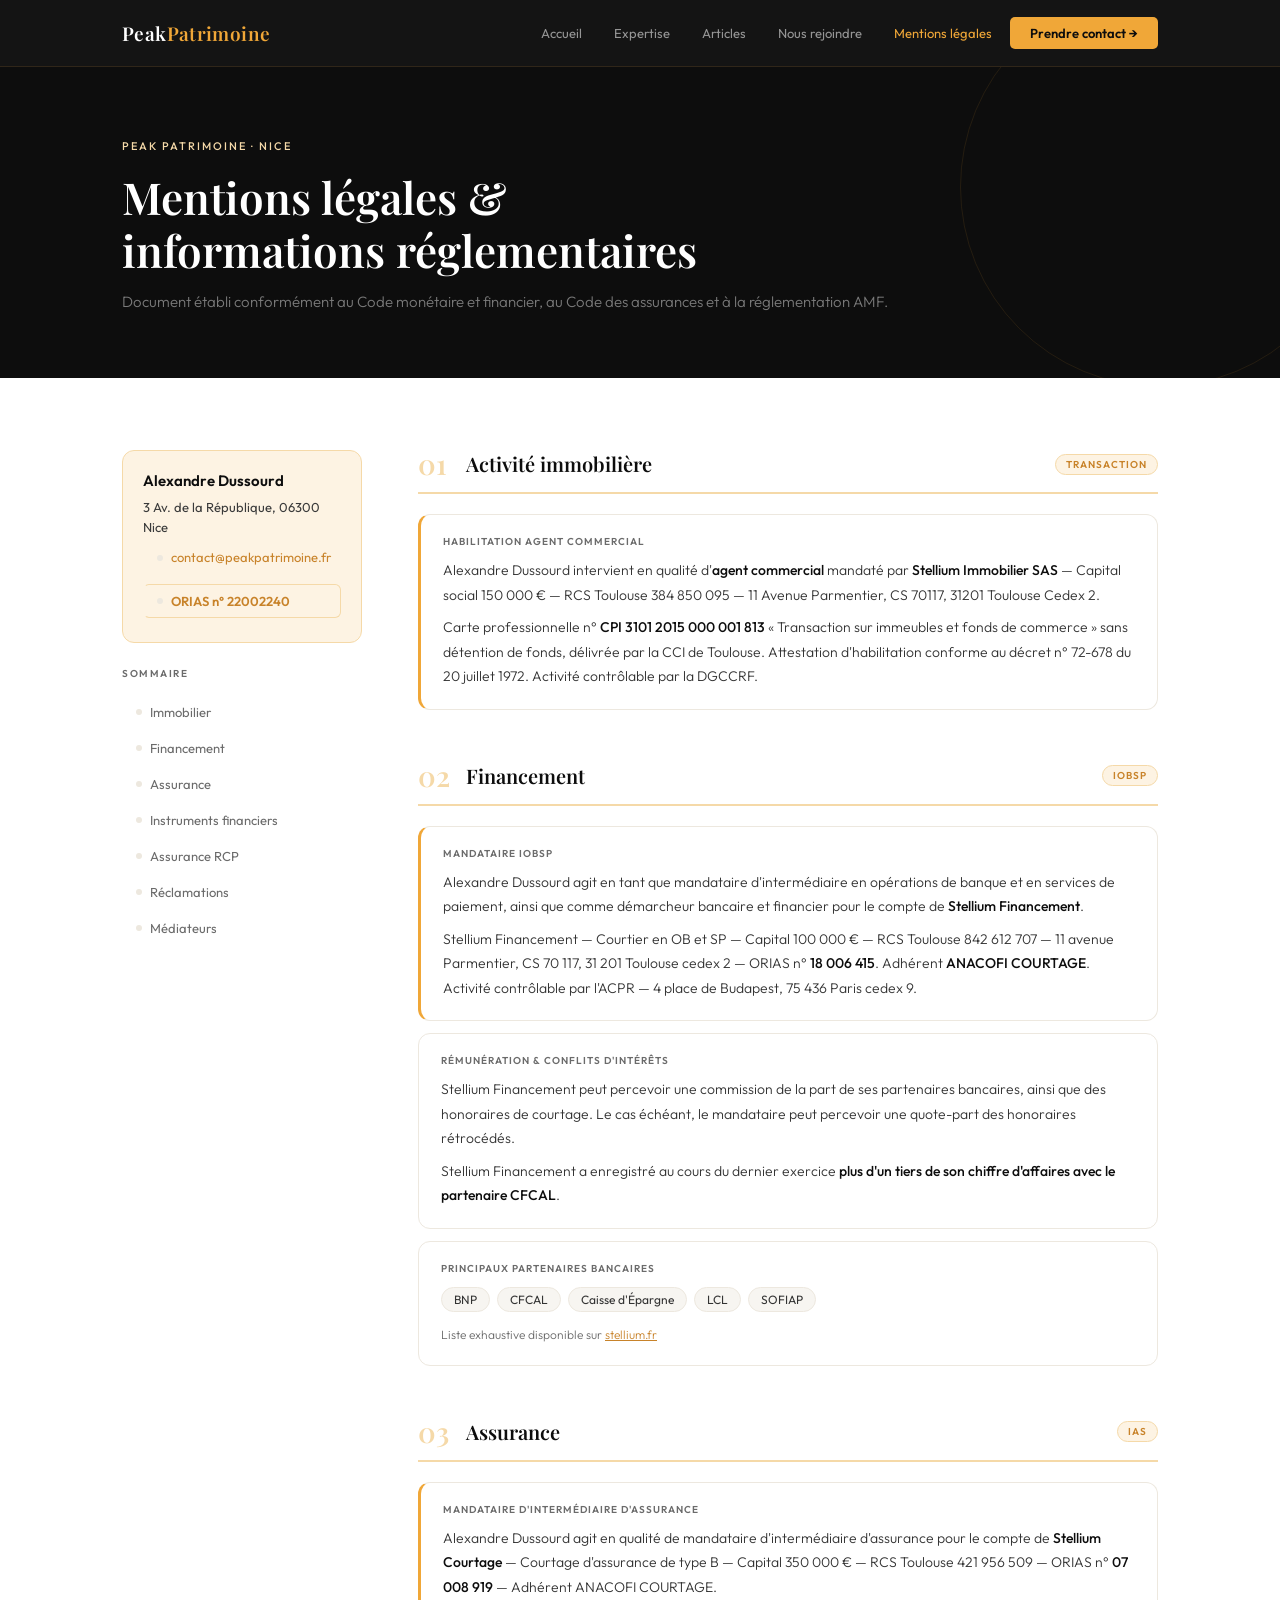
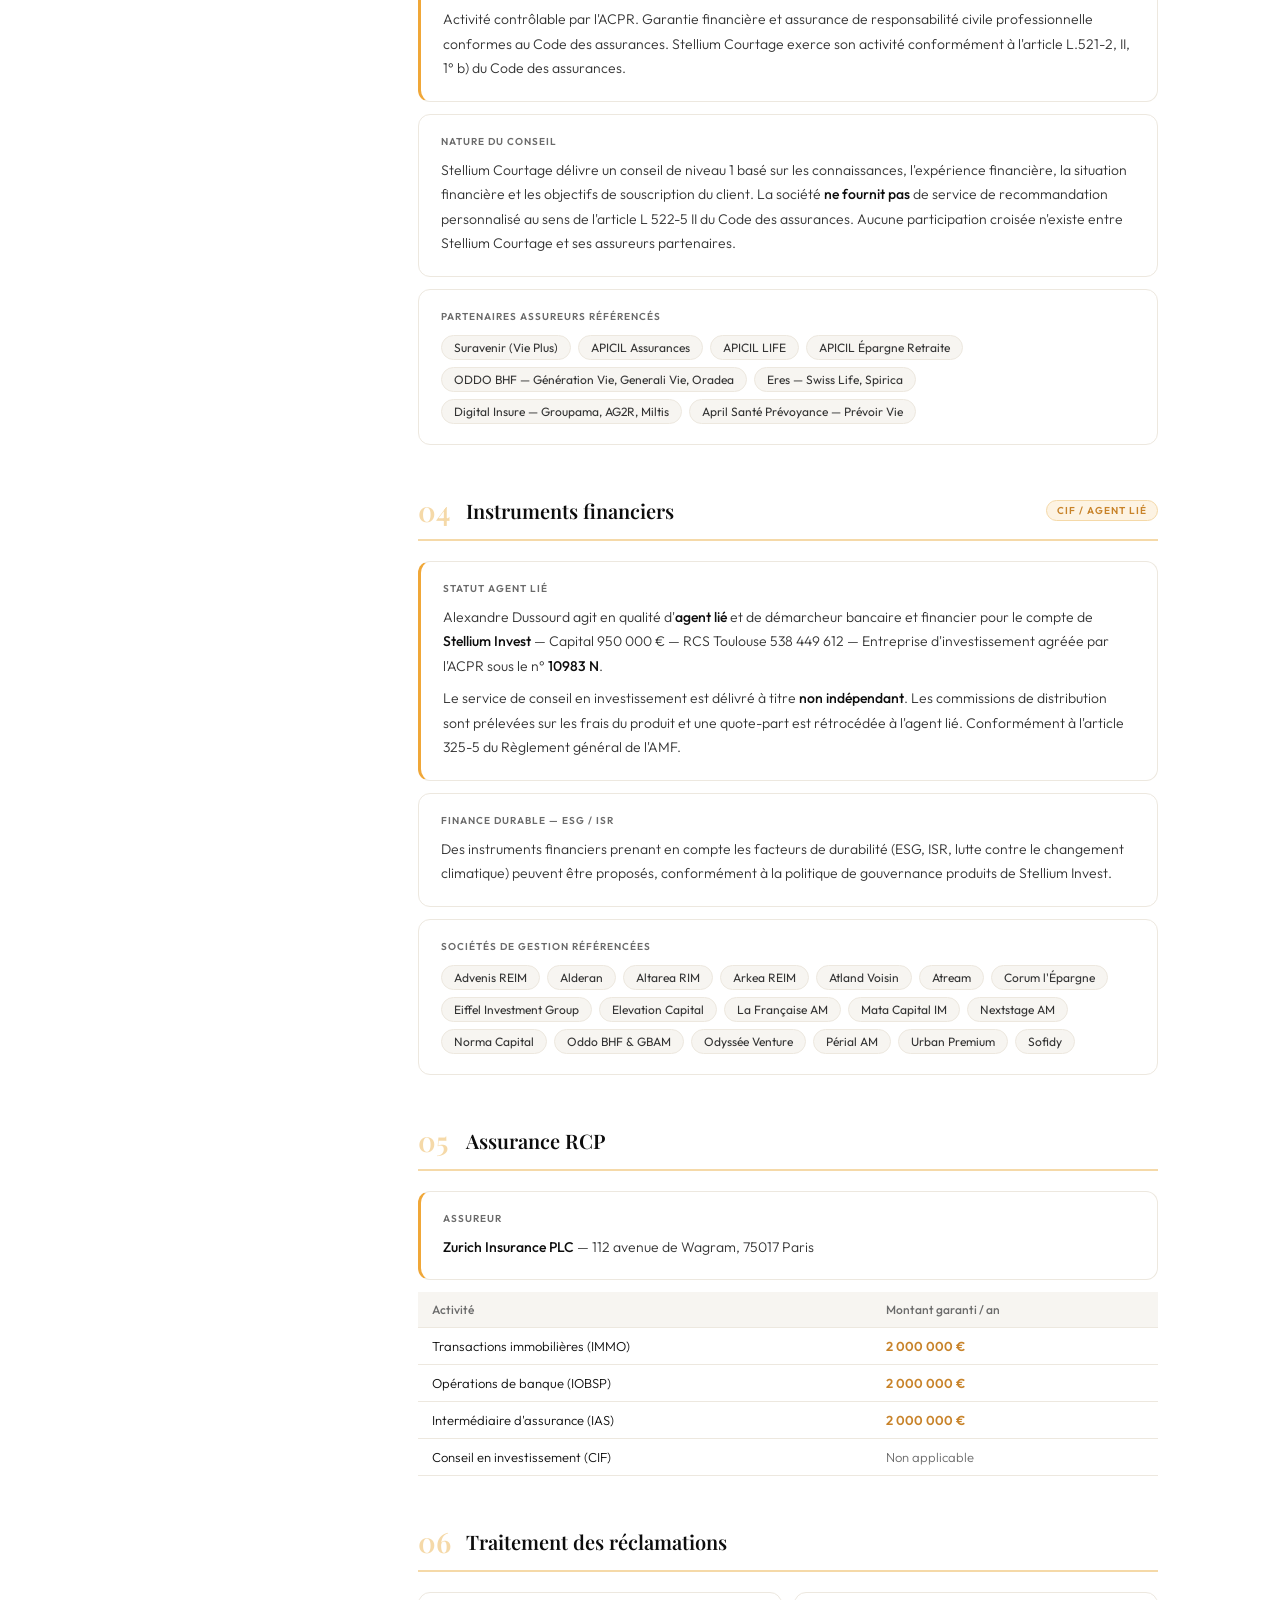
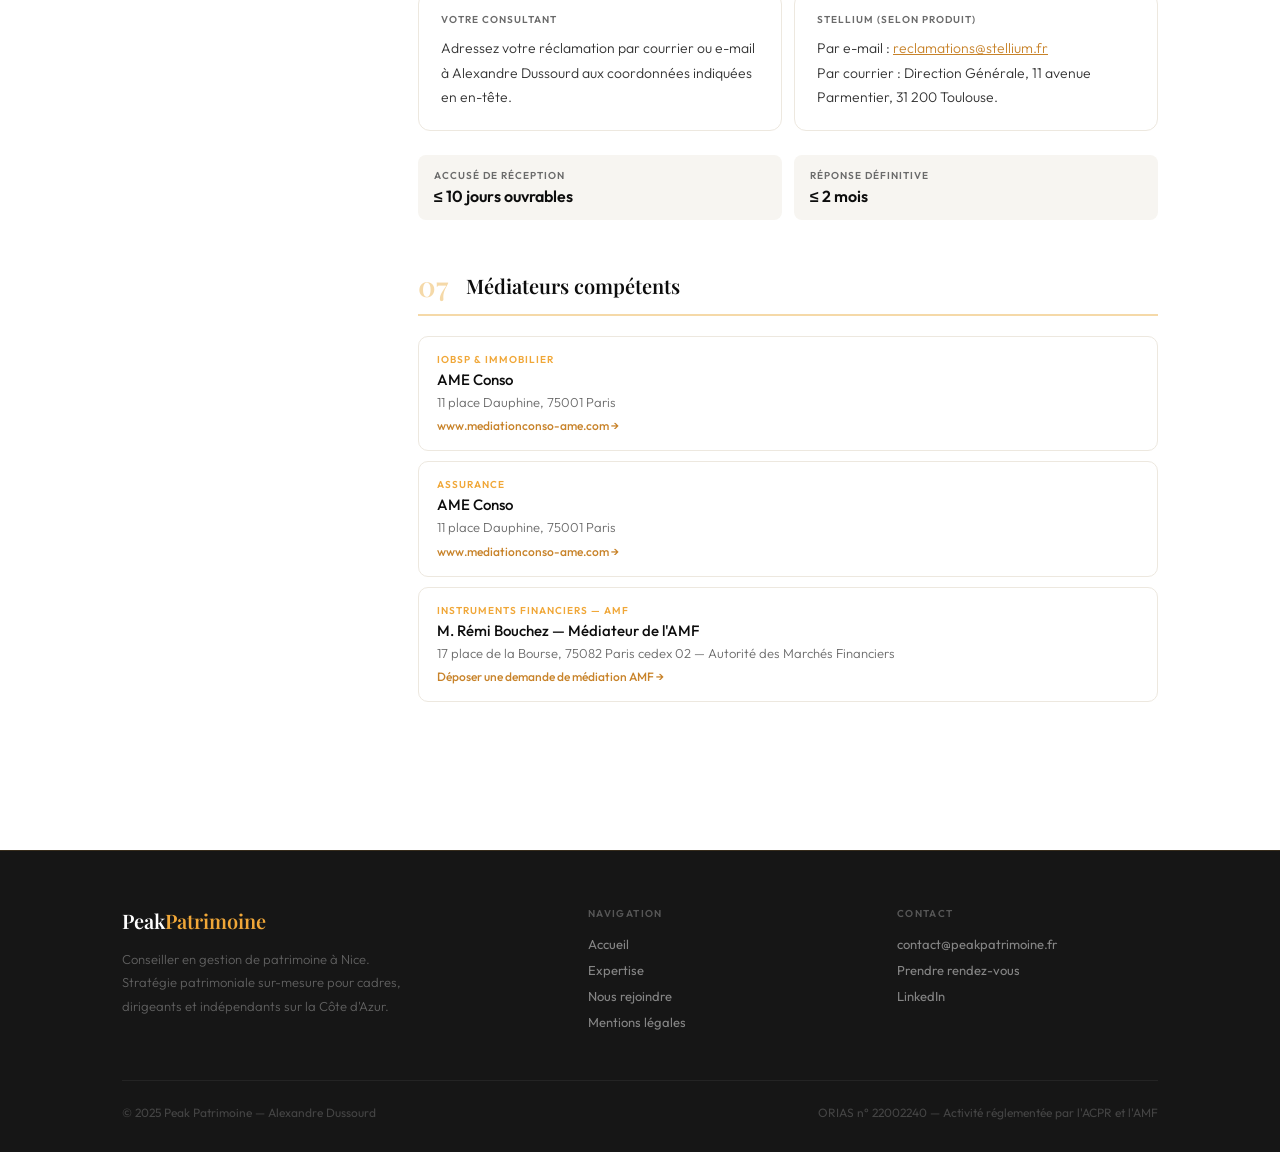
<file: mentions-legales.html>
<!DOCTYPE html>
<html lang="fr">
<head>
  <meta charset="UTF-8">
  <meta name="viewport" content="width=device-width, initial-scale=1.0">
  <title>Mentions légales — Peak Patrimoine · CGP Nice</title>
  <meta name="description" content="Mentions légales et informations réglementaires de Peak Patrimoine — Alexandre Dussourd, conseiller en gestion de patrimoine à Nice. ORIAS n°22002240.">
  <meta name="robots" content="index, follow">
  <link rel="canonical" href="https://www.peakpatrimoine.fr/mentions-legales.html">
  <link rel="icon" type="image/x-icon" href="/favicon.ico">
  <link rel="icon" type="image/png" sizes="32x32" href="/favicon-32.png">
  <link rel="apple-touch-icon" sizes="180x180" href="/apple-touch-icon.png">
  <link rel="preconnect" href="https://fonts.googleapis.com">
  <link href="https://fonts.googleapis.com/css2?family=Playfair+Display:ital,wght@0,400;0,600;1,400&family=Outfit:wght@300;400;500;600&display=swap" rel="stylesheet">
  <link rel="stylesheet" href="style.css">
  <style>
    .hero{background:var(--noir);padding:72px 0 64px;position:relative;overflow:hidden;}
    .hero::before{content:'';position:absolute;top:-80px;right:-80px;width:400px;height:400px;border:1px solid rgba(240,167,56,0.1);border-radius:50%;pointer-events:none;}
    .hero-eyebrow{font-size:11px;font-weight:500;letter-spacing:0.18em;text-transform:uppercase;color:var(--ambre-m);margin-bottom:18px;display:block;}
    .hero h1{font-family:'Playfair Display',serif;font-size:clamp(28px,4vw,44px);font-weight:600;color:var(--blanc);line-height:1.2;margin-bottom:12px;}
    .hero-sub{font-size:15px;font-weight:300;color:rgba(255,255,255,0.45);line-height:1.7;}

    .ml-body{padding:72px 0 96px;}
    .ml-grid{display:grid;grid-template-columns:240px 1fr;gap:56px;align-items:flex-start;}

    .ml-sidebar{position:sticky;top:84px;}
    .ml-sidebar-title{font-size:10px;font-weight:600;text-transform:uppercase;letter-spacing:0.15em;color:var(--gris);margin-bottom:16px;}
    .ml-sidebar a{display:flex;align-items:center;gap:8px;font-size:13px;color:var(--gris);text-decoration:none;padding:8px 12px;border-radius:6px;margin-bottom:4px;transition:all 0.2s;border-left:2px solid transparent;}
    .ml-sidebar a:hover{color:var(--ambre);background:var(--ambre-l);border-left-color:var(--ambre);}
    .ml-sidebar a::before{content:'';width:6px;height:6px;border-radius:50%;background:var(--bord);flex-shrink:0;transition:background 0.2s;}
    .ml-sidebar a:hover::before{background:var(--ambre);}

    .ml-contact-card{background:var(--ambre-l);border:1px solid var(--ambre-m);border-radius:12px;padding:20px;margin-bottom:24px;}
    .ml-contact-card .name{font-weight:600;font-size:15px;color:var(--noir);margin-bottom:8px;}
    .ml-contact-card .line{font-size:13px;color:var(--gris-f);margin:3px 0;line-height:1.5;}
    .ml-contact-card a{color:var(--ambre-d);text-decoration:none;}
    .ml-orias{font-size:12px;font-weight:600;color:var(--ambre-d);background:var(--ambre-l);border:1px solid var(--ambre-m);padding:6px 12px;border-radius:20px;display:inline-block;margin-top:8px;}

    .ml-content{}
    .ml-section{margin-bottom:52px;scroll-margin-top:80px;}
    .ml-section-header{display:flex;align-items:center;gap:12px;margin-bottom:20px;padding-bottom:14px;border-bottom:2px solid var(--ambre-m);}
    .ml-section-num{font-family:'Playfair Display',serif;font-size:28px;font-weight:600;color:var(--ambre-m);line-height:1;min-width:36px;}
    .ml-section-title{font-family:'Playfair Display',serif;font-size:20px;font-weight:600;color:var(--noir);line-height:1.2;}
    .ml-badge{font-size:10px;font-weight:600;text-transform:uppercase;letter-spacing:0.1em;color:var(--ambre-d);background:var(--ambre-l);border:1px solid var(--ambre-m);padding:3px 10px;border-radius:20px;margin-left:auto;white-space:nowrap;}

    .ml-card{background:var(--blanc);border:1px solid var(--bord);border-radius:12px;padding:20px 22px;margin-bottom:12px;}
    .ml-card.accent{border-left:3px solid var(--ambre);}
    .ml-card h4{font-size:10px;font-weight:600;text-transform:uppercase;letter-spacing:0.1em;color:var(--gris);margin-bottom:10px;}
    .ml-card p{font-size:14px;font-weight:300;color:#333;line-height:1.75;}
    .ml-card p+p{margin-top:8px;}
    .ml-card strong{font-weight:500;color:var(--noir);}

    .ml-2col{display:grid;grid-template-columns:1fr 1fr;gap:12px;margin-bottom:12px;}
    .ml-stats{display:grid;grid-template-columns:1fr 1fr;gap:12px;margin-top:12px;}
    .ml-stat{background:var(--gris-l);border-radius:8px;padding:14px 16px;}
    .ml-stat .slabel{font-size:10px;font-weight:600;text-transform:uppercase;letter-spacing:0.1em;color:var(--gris);margin-bottom:4px;}
    .ml-stat .sval{font-size:16px;font-weight:600;color:var(--noir);}

    .ml-tags{display:flex;flex-wrap:wrap;gap:7px;margin-top:12px;}
    .ml-tag{font-size:12px;padding:4px 12px;background:var(--gris-l);border:1px solid var(--bord);border-radius:20px;color:#333;}

    .ml-table{width:100%;border-collapse:collapse;font-size:13px;margin-top:12px;}
    .ml-table th{background:var(--gris-l);padding:10px 14px;text-align:left;font-weight:500;color:var(--gris);border-bottom:1px solid var(--bord);font-size:12px;}
    .ml-table td{padding:10px 14px;border-bottom:1px solid var(--bord);color:var(--noir);font-weight:300;}
    .ml-table td.amount{font-weight:600;color:var(--ambre-d);}

    .ml-med{border:1px solid var(--bord);border-radius:10px;padding:16px 18px;margin-bottom:10px;}
    .ml-med .mtype{font-size:10px;font-weight:600;text-transform:uppercase;letter-spacing:0.1em;color:var(--ambre);margin-bottom:4px;}
    .ml-med .mname{font-size:15px;font-weight:500;color:var(--noir);margin-bottom:4px;}
    .ml-med .mdetail{font-size:13px;font-weight:300;color:var(--gris);line-height:1.5;}
    .ml-med a{color:var(--ambre-d);text-decoration:none;font-size:12px;display:inline-block;margin-top:6px;font-weight:500;}

    @media(max-width:780px){
      .ml-grid{grid-template-columns:1fr;}
      .ml-sidebar{position:static;display:none;}
      .ml-2col{grid-template-columns:1fr;}
    }
  </style>
</head>
<body>

<nav>
  <div class="nav-inner">
    <a class="nav-logo" href="/">Peak<span>Patrimoine</span></a>
    <div class="nav-links">
      <a href="/">Accueil</a>
      <a href="/expertise.html">Expertise</a>
      <a href="/articles.html">Articles</a>
      <a href="/rejoindre.html">Nous rejoindre</a>
      <a href="/mentions-legales.html" class="active">Mentions légales</a>
      <a href="https://calendar.app.google/mGV3SWbJjAqieRm79" target="_blank" rel="noopener" class="nav-cta">Prendre contact →</a>
    </div>
  </div>
</nav>

<header class="hero">
  <div class="container">
    <span class="hero-eyebrow">Peak Patrimoine · Nice</span>
    <h1>Mentions légales &amp;<br>informations réglementaires</h1>
    <p class="hero-sub">Document établi conformément au Code monétaire et financier, au Code des assurances et à la réglementation AMF.</p>
  </div>
</header>

<div class="ml-body">
  <div class="container">
    <div class="ml-grid">

      <!-- SIDEBAR -->
      <aside class="ml-sidebar">
        <div class="ml-contact-card">
          <div class="name">Alexandre Dussourd</div>
          <div class="line">3 Av. de la République, 06300 Nice</div>
          <div class="line"></div>
          <div class="line"><a href="mailto:contact@peakpatrimoine.fr">contact@peakpatrimoine.fr</a></div>
          <div><a class="ml-orias" href="https://www.orias.fr" target="_blank">ORIAS n° 22002240</a></div>
        </div>
        <div class="ml-sidebar-title">Sommaire</div>
        <a href="#immo">Immobilier</a>
        <a href="#financement">Financement</a>
        <a href="#assurance">Assurance</a>
        <a href="#instruments">Instruments financiers</a>
        <a href="#rcp">Assurance RCP</a>
        <a href="#reclamations">Réclamations</a>
        <a href="#mediateurs">Médiateurs</a>
      </aside>

      <!-- CONTENU -->
      <div class="ml-content">

        <div class="ml-section" id="immo">
          <div class="ml-section-header">
            <span class="ml-section-num">01</span>
            <h2 class="ml-section-title">Activité immobilière</h2>
            <span class="ml-badge">Transaction</span>
          </div>
          <div class="ml-card accent">
            <h4>Habilitation agent commercial</h4>
            <p>Alexandre Dussourd intervient en qualité d'<strong>agent commercial</strong> mandaté par <strong>Stellium Immobilier SAS</strong> — Capital social 150 000 € — RCS Toulouse 384 850 095 — 11 Avenue Parmentier, CS 70117, 31201 Toulouse Cedex 2.</p>
            <p>Carte professionnelle n° <strong>CPI 3101 2015 000 001 813</strong> « Transaction sur immeubles et fonds de commerce » sans détention de fonds, délivrée par la CCI de Toulouse. Attestation d'habilitation conforme au décret n° 72-678 du 20 juillet 1972. Activité contrôlable par la DGCCRF.</p>
          </div>
        </div>

        <div class="ml-section" id="financement">
          <div class="ml-section-header">
            <span class="ml-section-num">02</span>
            <h2 class="ml-section-title">Financement</h2>
            <span class="ml-badge">IOBSP</span>
          </div>
          <div class="ml-card accent">
            <h4>Mandataire IOBSP</h4>
            <p>Alexandre Dussourd agit en tant que mandataire d'intermédiaire en opérations de banque et en services de paiement, ainsi que comme démarcheur bancaire et financier pour le compte de <strong>Stellium Financement</strong>.</p>
            <p>Stellium Financement — Courtier en OB et SP — Capital 100 000 € — RCS Toulouse 842 612 707 — 11 avenue Parmentier, CS 70 117, 31 201 Toulouse cedex 2 — ORIAS n° <strong>18 006 415</strong>. Adhérent <strong>ANACOFI COURTAGE</strong>. Activité contrôlable par l'ACPR — 4 place de Budapest, 75 436 Paris cedex 9.</p>
          </div>
          <div class="ml-card">
            <h4>Rémunération &amp; conflits d'intérêts</h4>
            <p>Stellium Financement peut percevoir une commission de la part de ses partenaires bancaires, ainsi que des honoraires de courtage. Le cas échéant, le mandataire peut percevoir une quote-part des honoraires rétrocédés.</p>
            <p>Stellium Financement a enregistré au cours du dernier exercice <strong>plus d'un tiers de son chiffre d'affaires avec le partenaire CFCAL</strong>.</p>
          </div>
          <div class="ml-card">
            <h4>Principaux partenaires bancaires</h4>
            <div class="ml-tags">
              <span class="ml-tag">BNP</span>
              <span class="ml-tag">CFCAL</span>
              <span class="ml-tag">Caisse d'Épargne</span>
              <span class="ml-tag">LCL</span>
              <span class="ml-tag">SOFIAP</span>
            </div>
            <p style="margin-top:12px;font-size:12px;color:var(--gris);">Liste exhaustive disponible sur <a href="https://www.stellium.fr/partenaires-bancaires-de-stellium-financement/" target="_blank" style="color:var(--ambre-d);">stellium.fr</a></p>
          </div>
        </div>

        <div class="ml-section" id="assurance">
          <div class="ml-section-header">
            <span class="ml-section-num">03</span>
            <h2 class="ml-section-title">Assurance</h2>
            <span class="ml-badge">IAS</span>
          </div>
          <div class="ml-card accent">
            <h4>Mandataire d'intermédiaire d'assurance</h4>
            <p>Alexandre Dussourd agit en qualité de mandataire d'intermédiaire d'assurance pour le compte de <strong>Stellium Courtage</strong> — Courtage d'assurance de type B — Capital 350 000 € — RCS Toulouse 421 956 509 — ORIAS n° <strong>07 008 919</strong> — Adhérent ANACOFI COURTAGE.</p>
            <p>Activité contrôlable par l'ACPR. Garantie financière et assurance de responsabilité civile professionnelle conformes au Code des assurances. Stellium Courtage exerce son activité conformément à l'article L.521-2, II, 1° b) du Code des assurances.</p>
          </div>
          <div class="ml-card">
            <h4>Nature du conseil</h4>
            <p>Stellium Courtage délivre un conseil de niveau 1 basé sur les connaissances, l'expérience financière, la situation financière et les objectifs de souscription du client. La société <strong>ne fournit pas</strong> de service de recommandation personnalisé au sens de l'article L 522-5 II du Code des assurances. Aucune participation croisée n'existe entre Stellium Courtage et ses assureurs partenaires.</p>
          </div>
          <div class="ml-card">
            <h4>Partenaires assureurs référencés</h4>
            <div class="ml-tags">
              <span class="ml-tag">Suravenir (Vie Plus)</span>
              <span class="ml-tag">APICIL Assurances</span>
              <span class="ml-tag">APICIL LIFE</span>
              <span class="ml-tag">APICIL Épargne Retraite</span>
              <span class="ml-tag">ODDO BHF — Génération Vie, Generali Vie, Oradea</span>
              <span class="ml-tag">Eres — Swiss Life, Spirica</span>
              <span class="ml-tag">Digital Insure — Groupama, AG2R, Miltis</span>
              <span class="ml-tag">April Santé Prévoyance — Prévoir Vie</span>
            </div>
          </div>
        </div>

        <div class="ml-section" id="instruments">
          <div class="ml-section-header">
            <span class="ml-section-num">04</span>
            <h2 class="ml-section-title">Instruments financiers</h2>
            <span class="ml-badge">CIF / Agent lié</span>
          </div>
          <div class="ml-card accent">
            <h4>Statut agent lié</h4>
            <p>Alexandre Dussourd agit en qualité d'<strong>agent lié</strong> et de démarcheur bancaire et financier pour le compte de <strong>Stellium Invest</strong> — Capital 950 000 € — RCS Toulouse 538 449 612 — Entreprise d'investissement agréée par l'ACPR sous le n° <strong>10983 N</strong>.</p>
            <p>Le service de conseil en investissement est délivré à titre <strong>non indépendant</strong>. Les commissions de distribution sont prélevées sur les frais du produit et une quote-part est rétrocédée à l'agent lié. Conformément à l'article 325-5 du Règlement général de l'AMF.</p>
          </div>
          <div class="ml-card">
            <h4>Finance durable — ESG / ISR</h4>
            <p>Des instruments financiers prenant en compte les facteurs de durabilité (ESG, ISR, lutte contre le changement climatique) peuvent être proposés, conformément à la politique de gouvernance produits de Stellium Invest.</p>
          </div>
          <div class="ml-card">
            <h4>Sociétés de gestion référencées</h4>
            <div class="ml-tags">
              <span class="ml-tag">Advenis REIM</span><span class="ml-tag">Alderan</span><span class="ml-tag">Altarea RIM</span><span class="ml-tag">Arkea REIM</span><span class="ml-tag">Atland Voisin</span><span class="ml-tag">Atream</span><span class="ml-tag">Corum l'Épargne</span><span class="ml-tag">Eiffel Investment Group</span><span class="ml-tag">Elevation Capital</span><span class="ml-tag">La Française AM</span><span class="ml-tag">Mata Capital IM</span><span class="ml-tag">Nextstage AM</span><span class="ml-tag">Norma Capital</span><span class="ml-tag">Oddo BHF &amp; GBAM</span><span class="ml-tag">Odyssée Venture</span><span class="ml-tag">Périal AM</span><span class="ml-tag">Urban Premium</span><span class="ml-tag">Sofidy</span>
            </div>
          </div>
        </div>

        <div class="ml-section" id="rcp">
          <div class="ml-section-header">
            <span class="ml-section-num">05</span>
            <h2 class="ml-section-title">Assurance RCP</h2>
          </div>
          <div class="ml-card accent">
            <h4>Assureur</h4>
            <p><strong>Zurich Insurance PLC</strong> — 112 avenue de Wagram, 75017 Paris</p>
          </div>
          <table class="ml-table">
            <thead><tr><th>Activité</th><th>Montant garanti / an</th></tr></thead>
            <tbody>
              <tr><td>Transactions immobilières (IMMO)</td><td class="amount">2 000 000 €</td></tr>
              <tr><td>Opérations de banque (IOBSP)</td><td class="amount">2 000 000 €</td></tr>
              <tr><td>Intermédiaire d'assurance (IAS)</td><td class="amount">2 000 000 €</td></tr>
              <tr><td>Conseil en investissement (CIF)</td><td style="color:var(--gris);">Non applicable</td></tr>
            </tbody>
          </table>
        </div>

        <div class="ml-section" id="reclamations">
          <div class="ml-section-header">
            <span class="ml-section-num">06</span>
            <h2 class="ml-section-title">Traitement des réclamations</h2>
          </div>
          <div class="ml-2col">
            <div class="ml-card">
              <h4>Votre consultant</h4>
              <p>Adressez votre réclamation par courrier ou e-mail à Alexandre Dussourd aux coordonnées indiquées en en-tête.</p>
            </div>
            <div class="ml-card">
              <h4>Stellium (selon produit)</h4>
              <p>Par e-mail : <a href="mailto:reclamations@stellium.fr" style="color:var(--ambre-d);">reclamations@stellium.fr</a><br>Par courrier : Direction Générale, 11 avenue Parmentier, 31 200 Toulouse.</p>
            </div>
          </div>
          <div class="ml-stats">
            <div class="ml-stat"><div class="slabel">Accusé de réception</div><div class="sval">≤ 10 jours ouvrables</div></div>
            <div class="ml-stat"><div class="slabel">Réponse définitive</div><div class="sval">≤ 2 mois</div></div>
          </div>
        </div>

        <div class="ml-section" id="mediateurs">
          <div class="ml-section-header">
            <span class="ml-section-num">07</span>
            <h2 class="ml-section-title">Médiateurs compétents</h2>
          </div>
          <div class="ml-med">
            <div class="mtype">IOBSP &amp; Immobilier</div>
            <div class="mname">AME Conso</div>
            <div class="mdetail">11 place Dauphine, 75001 Paris</div>
            <a href="https://www.mediationconso-ame.com" target="_blank">www.mediationconso-ame.com →</a>
          </div>
          <div class="ml-med">
            <div class="mtype">Assurance</div>
            <div class="mname">AME Conso</div>
            <div class="mdetail">11 place Dauphine, 75001 Paris</div>
            <a href="https://www.mediationconso-ame.com" target="_blank">www.mediationconso-ame.com →</a>
          </div>
          <div class="ml-med">
            <div class="mtype">Instruments financiers — AMF</div>
            <div class="mname">M. Rémi Bouchez — Médiateur de l'AMF</div>
            <div class="mdetail">17 place de la Bourse, 75082 Paris cedex 02 — Autorité des Marchés Financiers</div>
            <a href="https://www.amf-france.org/fr/le-mediateur-de-lamf/votre-dossier-de-mediation/vous-voulez-deposer-une-demande-de-mediation" target="_blank">Déposer une demande de médiation AMF →</a>
          </div>
        </div>

      </div>
    </div>
  </div>
</div>

<footer>
  <div class="container">
    <div class="footer-inner">
      <div class="footer-brand">
        <a class="footer-logo" href="/">Peak<span>Patrimoine</span></a>
        <p>Conseiller en gestion de patrimoine à Nice.<br>Stratégie patrimoniale sur-mesure pour cadres,<br>dirigeants et indépendants sur la Côte d'Azur.</p>
      </div>
      <div class="footer-col">
        <h4>Navigation</h4>
        <a href="/">Accueil</a>
        <a href="/expertise.html">Expertise</a>
      <a href="/rejoindre.html">Nous rejoindre</a>
        <a href="/mentions-legales.html">Mentions légales</a>
      </div>
      <div class="footer-col">
        <h4>Contact</h4>
        
        <a href="mailto:contact@peakpatrimoine.fr">contact@peakpatrimoine.fr</a>
        <a href="https://calendar.app.google/mGV3SWbJjAqieRm79" target="_blank" rel="noopener">Prendre rendez-vous</a>
        <a href="https://www.linkedin.com/in/alexdussourd/" target="_blank" rel="noopener">LinkedIn</a>
      </div>
    </div>
    <div class="footer-bottom">
      <p>© 2025 Peak Patrimoine — Alexandre Dussourd</p>
      <p>ORIAS n° 22002240 — Activité réglementée par l'ACPR et l'AMF</p>
    </div>
  </div>
</footer>

<!-- WhatsApp Chat Elfsight -->
<script src="https://elfsightcdn.com/platform.js" async></script>
<div class="elfsight-app-391c3857-384e-46b6-a1a9-1c270654a9b5" data-elfsight-app-lazy></div>

</body>
</html>
</file>
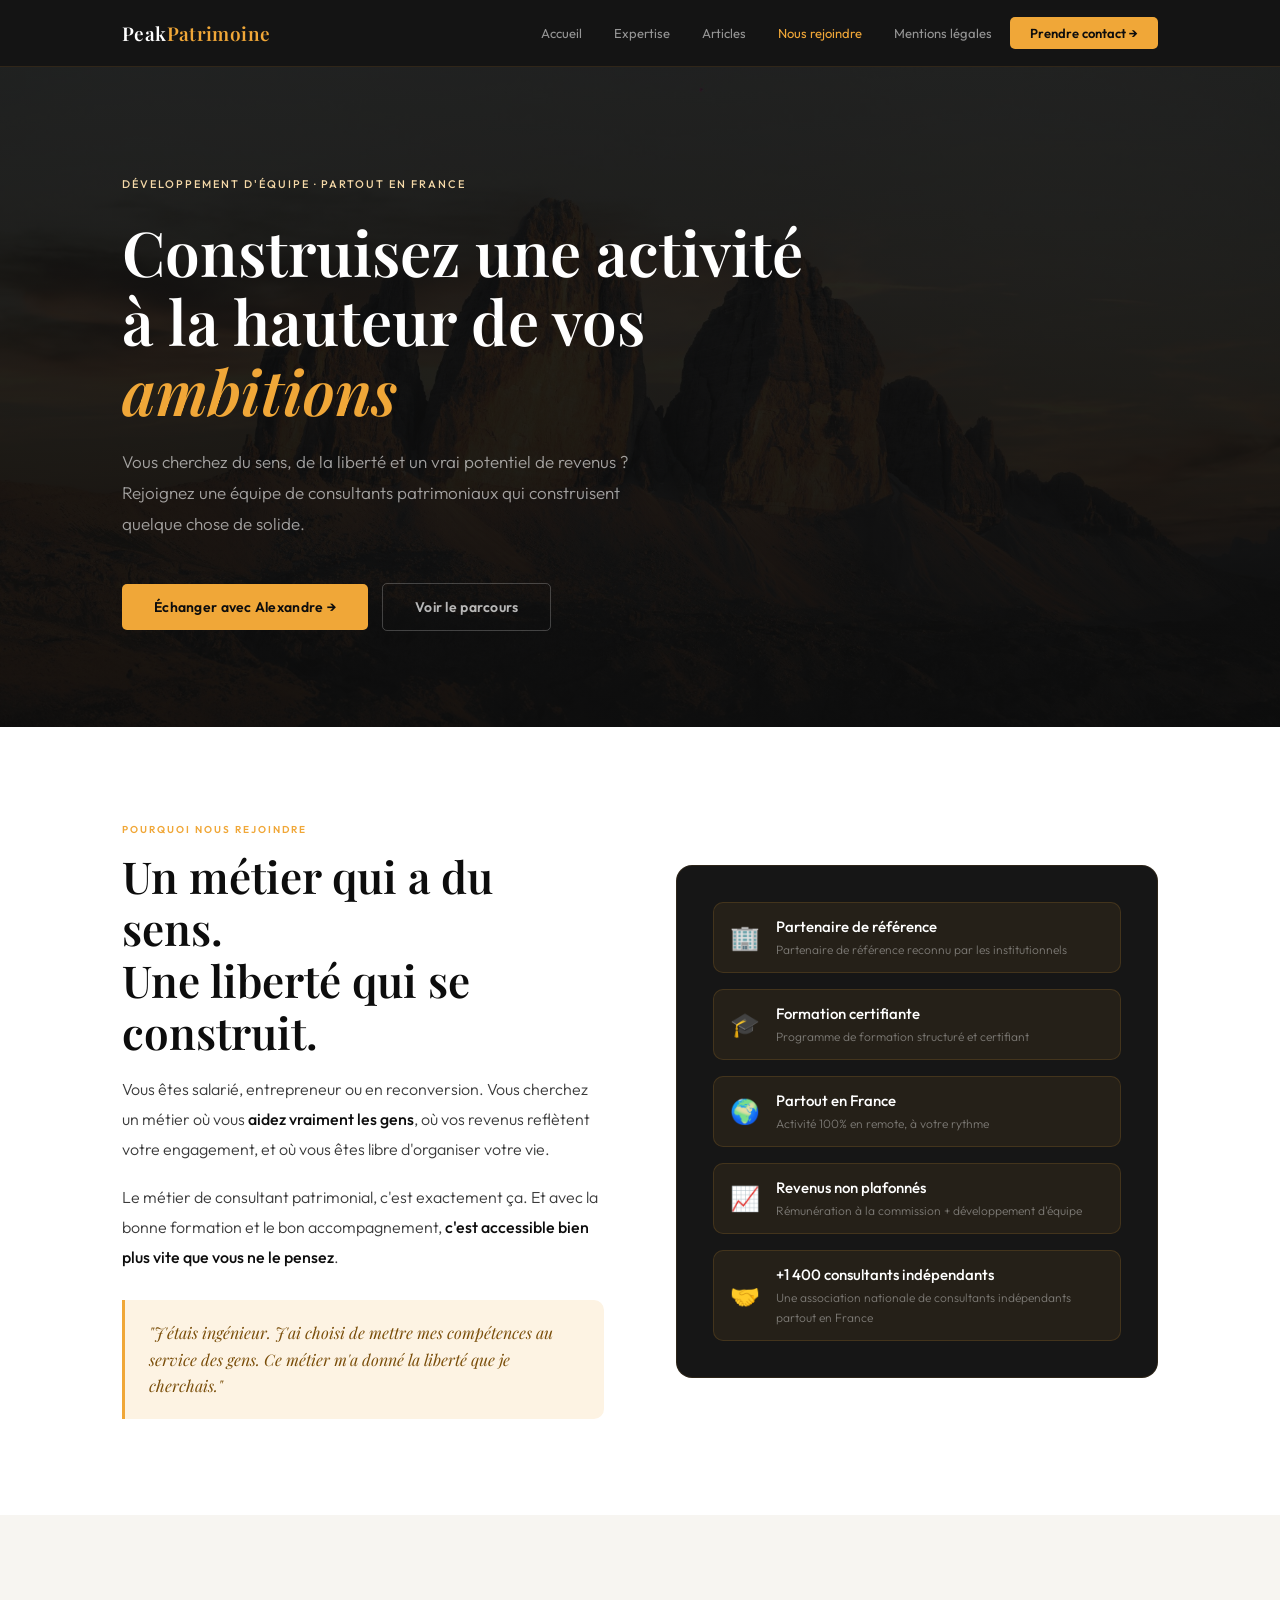
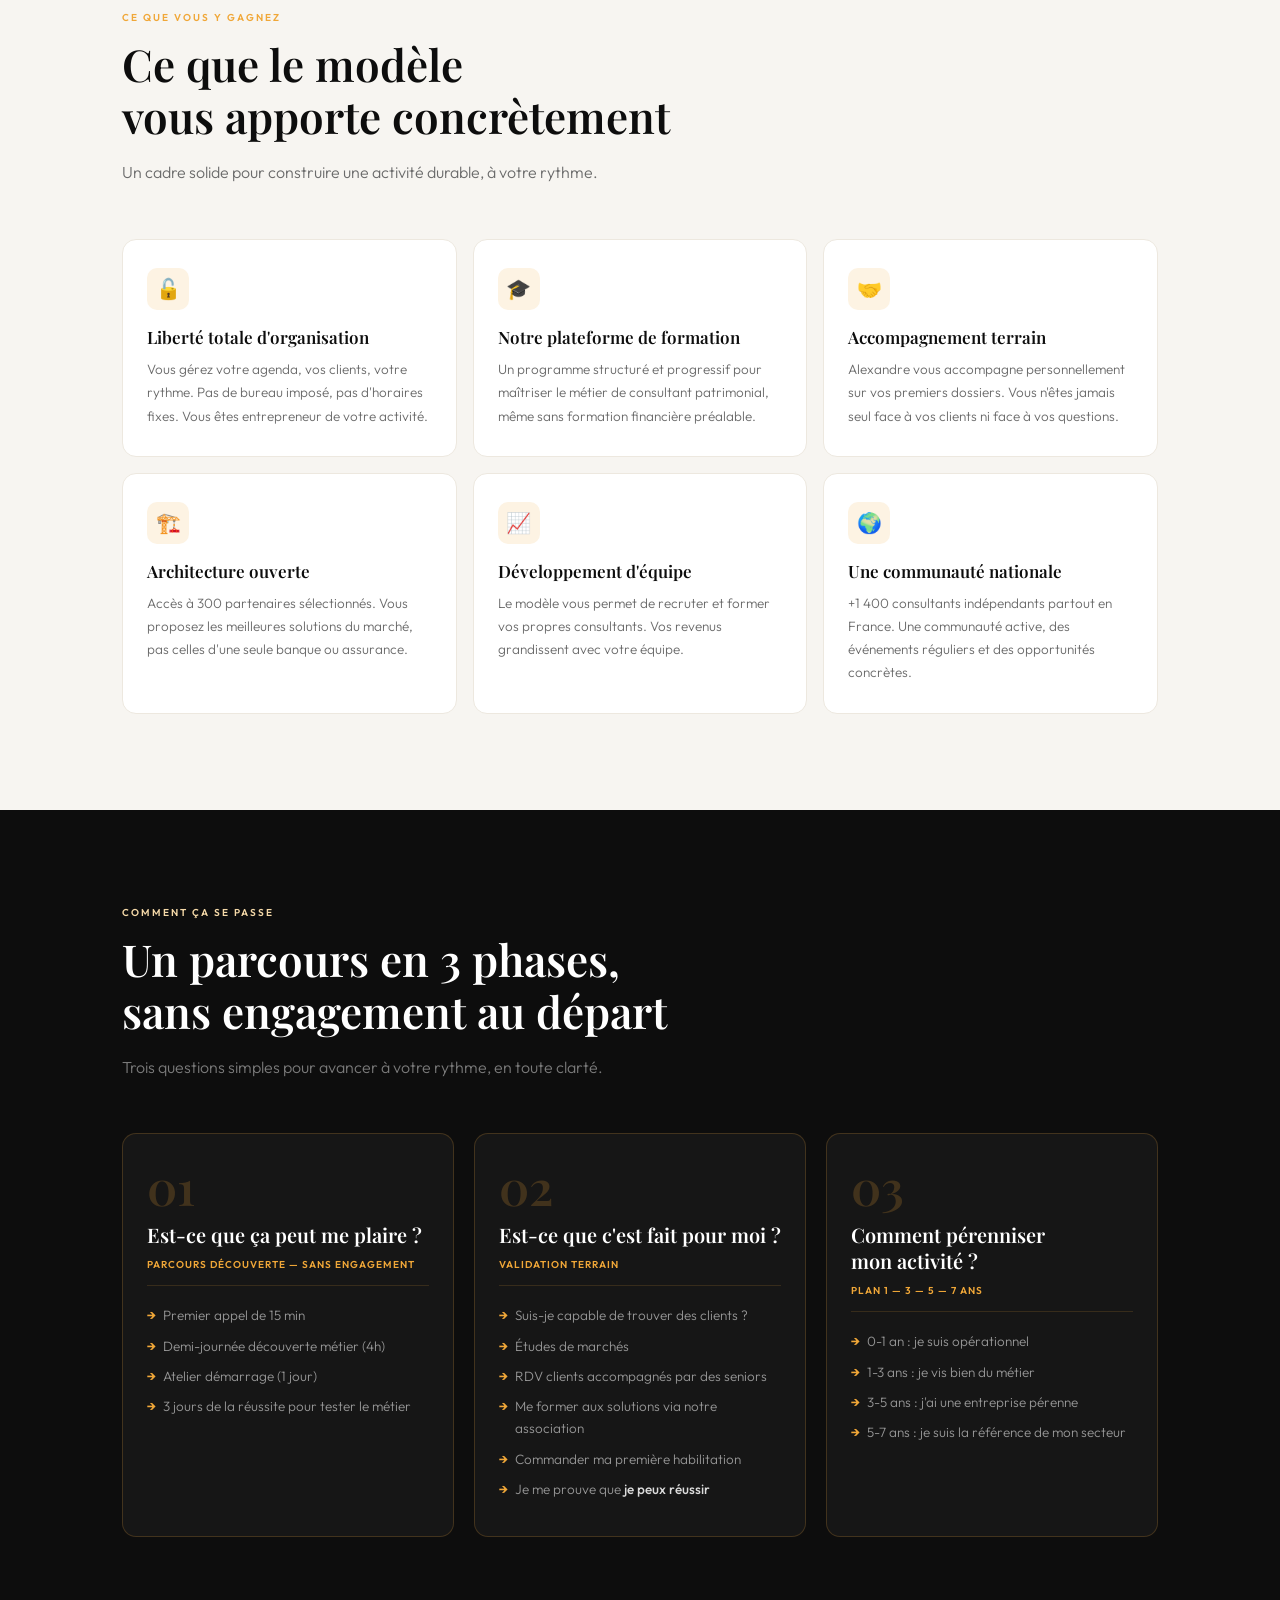
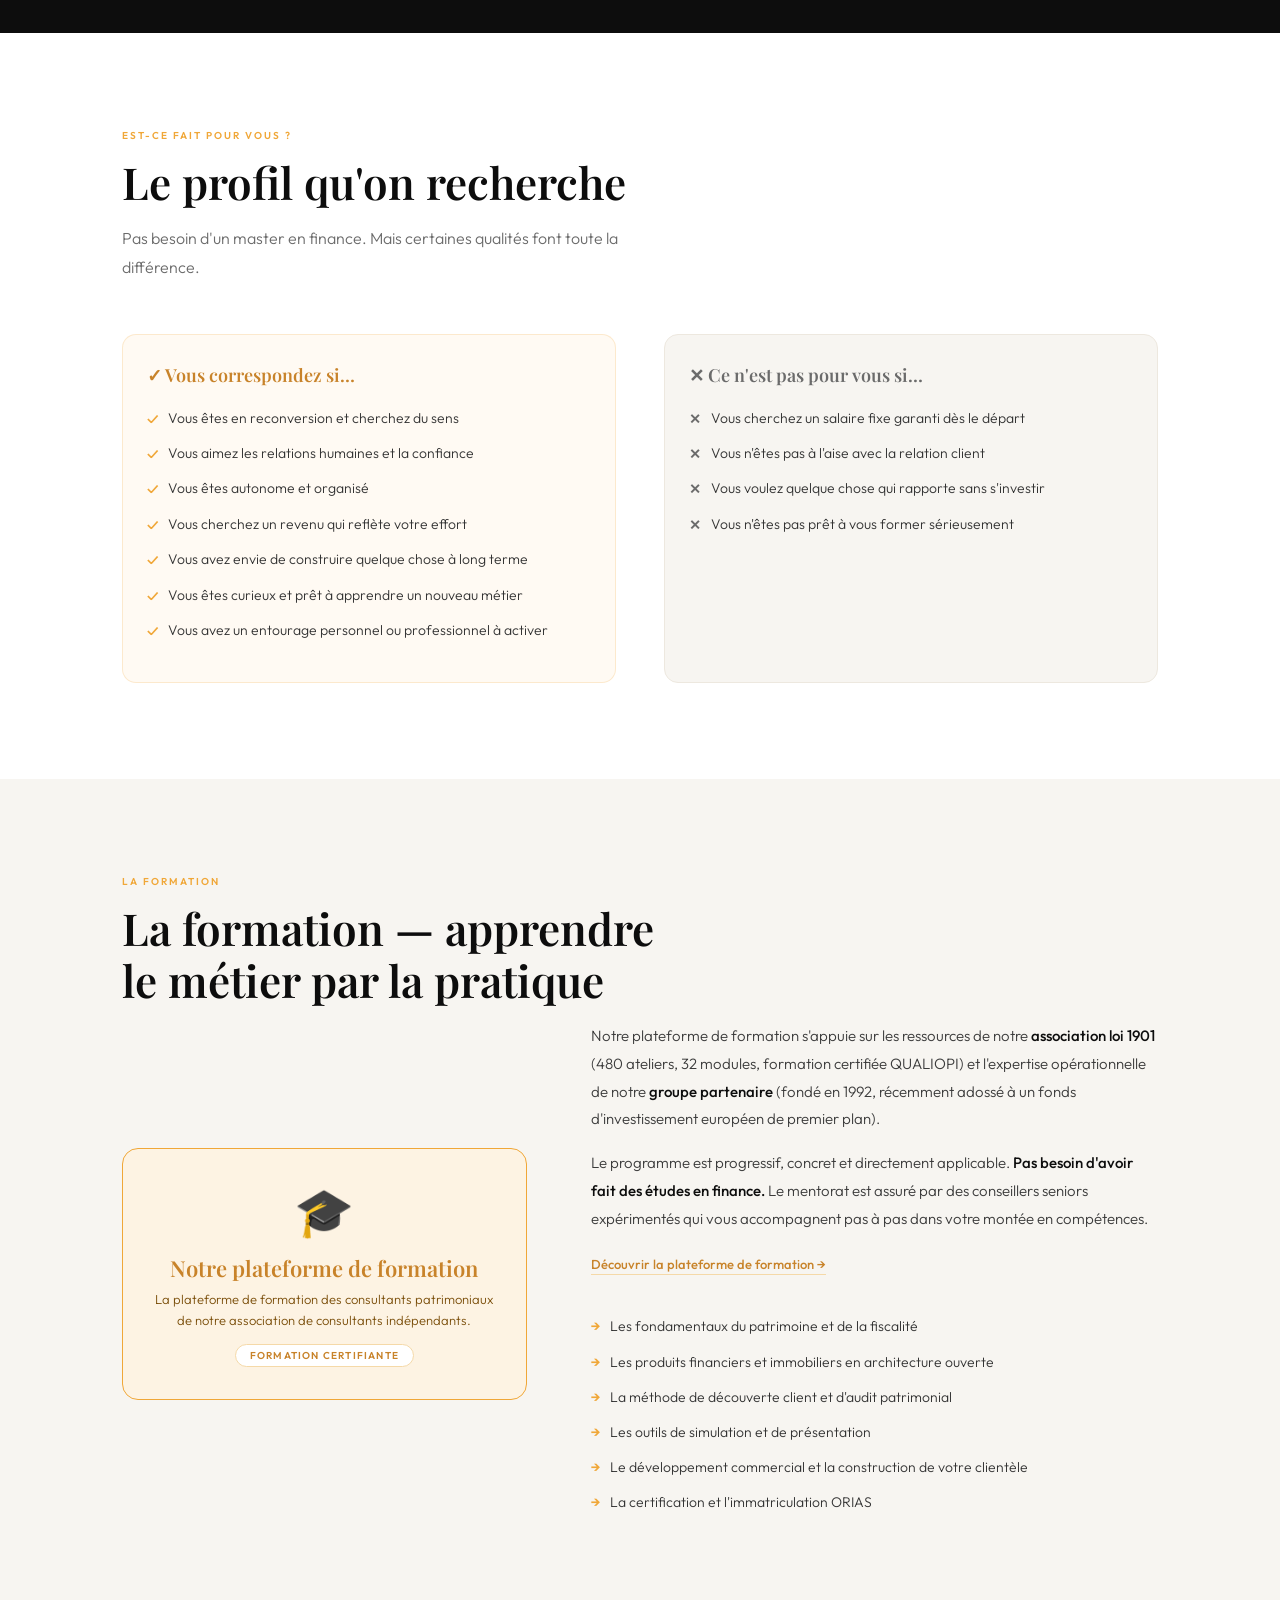
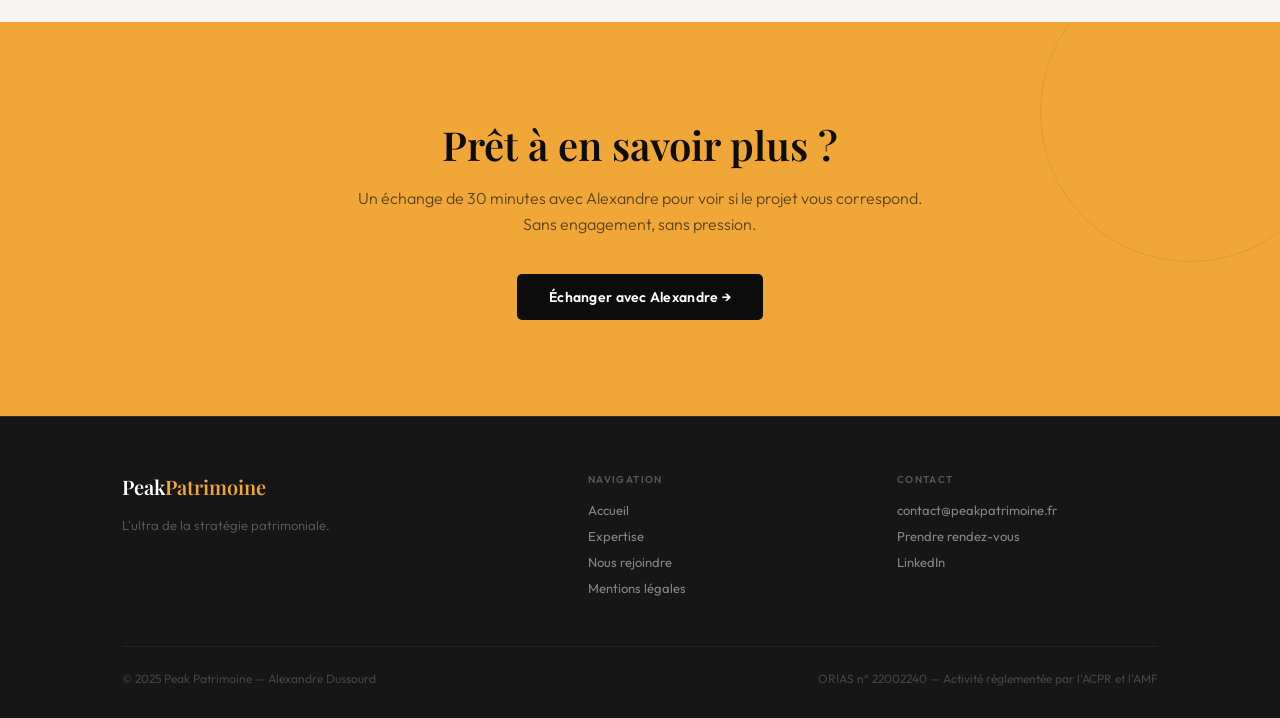
<file: rejoindre.html>
<!DOCTYPE html>
<html lang="fr">
<head>
  <meta charset="UTF-8">
  <meta name="viewport" content="width=device-width, initial-scale=1.0">
  <title>Nous rejoindre — Peak Patrimoine · Devenir Consultant CGP</title>
  <meta name="description" content="Vous voulez vous reconvertir en consultant patrimonial ? Rejoignez l'équipe Peak Patrimoine. Formation certifiante, partenaire de référence, accompagnement terrain. Partout en France.">
  <meta name="robots" content="index, follow">
  <link rel="canonical" href="https://www.peakpatrimoine.fr/rejoindre.html">
  <link rel="icon" type="image/x-icon" href="/favicon.ico">
  <link rel="icon" type="image/png" sizes="32x32" href="/favicon-32.png">
  <link rel="apple-touch-icon" sizes="180x180" href="/apple-touch-icon.png">
  <script type="application/ld+json">
  {
    "@context": "https://schema.org",
    "@type": "JobPosting",
    "title": "Consultant en Gestion de Patrimoine",
    "description": "Rejoignez l'équipe Peak Patrimoine. Formation certifiante, partenaire de référence, accompagnement terrain. Reconversion professionnelle bienvenue.",
    "hiringOrganization": {
      "@type": "Organization",
      "name": "Peak Patrimoine",
      "sameAs": "https://www.peakpatrimoine.fr"
    },
    "jobLocationType": "TELECOMMUTE",
    "applicantLocationRequirements": {
      "@type": "Country",
      "name": "France"
    }
  }
  </script>
  <link rel="preconnect" href="https://fonts.googleapis.com">
  <link href="https://fonts.googleapis.com/css2?family=Playfair+Display:ital,wght@0,400;0,600;1,400&family=Outfit:wght@300;400;500;600&display=swap" rel="stylesheet">
  <link rel="stylesheet" href="style.css">
  <style>
    /* ── HERO ── */
    .hero {
      background: var(--noir);
      padding: 110px 0 96px;
      position: relative; overflow: hidden;
    }
    .hero-bg {
      position: absolute; inset: 0;
      background: url('hero-mountain.jpg') center/cover no-repeat;
      opacity: 0.28; z-index: 0; pointer-events: none;
    }
    .hero-overlay {
      position: absolute; inset: 0;
      background: linear-gradient(to bottom, rgba(13,13,13,0.55) 0%, rgba(13,13,13,0.82) 100%);
      z-index: 0; pointer-events: none;
    }
    .hero-inner { position: relative; z-index: 1; }
    .hero-eyebrow {
      font-size: 11px; font-weight: 500;
      letter-spacing: 0.18em; text-transform: uppercase;
      color: var(--ambre-m); margin-bottom: 26px; display: block;
    }
    .hero h1 {
      font-family: 'Playfair Display', serif;
      font-size: clamp(38px, 5vw, 62px);
      font-weight: 600; color: var(--blanc);
      line-height: 1.12; margin-bottom: 22px; max-width: 700px;
    }
    .hero h1 em { font-style: italic; color: var(--ambre); }
    .hero-sub {
      font-size: 17px; font-weight: 300;
      color: rgba(255,255,255,0.6);
      line-height: 1.8; max-width: 520px; margin-bottom: 44px;
    }
    .hero-actions { display: flex; gap: 14px; flex-wrap: wrap; align-items: center; }

    /* ── ACCROCHE ── */
    .accroche-layout {
      display: grid; grid-template-columns: 1fr 1fr;
      gap: 72px; align-items: center;
    }
    .accroche-text p {
      font-size: 16px; font-weight: 300;
      color: #3a3a3a; line-height: 1.88; margin-bottom: 18px;
    }
    .accroche-text p strong { font-weight: 500; color: var(--noir); }
    blockquote {
      margin-top: 28px; padding: 20px 24px;
      border-left: 3px solid var(--ambre);
      background: var(--ambre-l); border-radius: 0 10px 10px 0;
      font-family: 'Playfair Display', serif;
      font-style: italic; font-size: 16px;
      color: #7A4E0A; line-height: 1.65;
    }
    .accroche-visual {
      background: var(--noir-2);
      border-radius: 16px; padding: 36px;
      border: 1px solid rgba(240,167,56,0.1);
      display: flex; flex-direction: column; gap: 16px;
    }
    .accroche-stat {
      display: flex; align-items: center; gap: 16px;
      padding: 14px 16px;
      background: rgba(240,167,56,0.07);
      border: 1px solid rgba(240,167,56,0.15);
      border-radius: 10px;
    }
    .accroche-stat-icon { font-size: 24px; flex-shrink: 0; }
    .accroche-stat-text strong {
      display: block; font-size: 15px; font-weight: 500;
      color: var(--blanc); margin-bottom: 2px;
    }
    .accroche-stat-text span {
      font-size: 12px; font-weight: 300;
      color: rgba(255,255,255,0.4);
    }

    /* ── POURQUOI ── */
    .why-grid {
      display: grid; grid-template-columns: repeat(3, 1fr); gap: 16px;
    }

    /* ── PARCOURS ── */
    .phases-grid {
      display: grid;
      grid-template-columns: repeat(3, 1fr);
      gap: 20px;
      margin-top: 8px;
    }
    .phase-card {
      background: rgba(255,255,255,0.04);
      border: 1px solid rgba(240,167,56,0.2);
      border-radius: 14px;
      padding: 28px 24px;
    }
    .phase-num {
      font-family: 'Playfair Display', serif;
      font-size: 48px;
      font-weight: 600;
      color: rgba(240,167,56,0.2);
      line-height: 1;
      margin-bottom: 12px;
    }
    .phase-question {
      font-family: 'Playfair Display', serif;
      font-size: 20px;
      font-weight: 600;
      color: var(--blanc);
      margin-bottom: 10px;
      line-height: 1.3;
    }
    .phase-tag {
      font-size: 10px;
      font-weight: 600;
      text-transform: uppercase;
      letter-spacing: 0.1em;
      color: var(--ambre);
      margin-bottom: 18px;
      padding-bottom: 14px;
      border-bottom: 1px solid rgba(240,167,56,0.15);
    }
    .phase-list {
      list-style: none;
      padding: 0;
    }
    .phase-list li {
      font-size: 13.5px;
      font-weight: 300;
      color: rgba(255,255,255,0.55);
      line-height: 1.65;
      margin-bottom: 8px;
      padding-left: 16px;
      position: relative;
    }
    .phase-list li::before {
      content: '→';
      position: absolute;
      left: 0;
      color: var(--ambre);
      font-weight: 600;
    }
    .phase-list li strong { color: rgba(255,255,255,0.85); font-weight: 500; }

    .parcours-steps {
      display: grid; grid-template-columns: repeat(4, 1fr);
      gap: 0; position: relative;
    }
    .parcours-steps::before {
      content: '';
      position: absolute; top: 27px; left: 28px; right: 28px; height: 1px;
      background: linear-gradient(90deg, var(--ambre) 0%, rgba(240,167,56,0.15) 100%);
    }
    .parcours-step { padding-right: 20px; }
    .parcours-num {
      width: 54px; height: 54px;
      border: 1.5px solid var(--ambre); border-radius: 50%;
      display: flex; align-items: center; justify-content: center;
      font-family: 'Playfair Display', serif; font-size: 20px;
      font-weight: 600; color: var(--ambre);
      background: var(--noir); margin-bottom: 22px; position: relative; z-index: 1;
    }
    .parcours-step h3 {
      font-size: 15px; font-weight: 600;
      color: var(--blanc); margin-bottom: 10px; line-height: 1.3;
    }
    .parcours-step p {
      font-size: 13px; font-weight: 300;
      color: rgba(255,255,255,0.42); line-height: 1.72;
    }

    /* ── PROFIL IDÉAL ── */
    .profil-layout {
      display: grid; grid-template-columns: 1fr 1fr; gap: 48px;
    }
    .profil-oui, .profil-non {
      border-radius: 14px; padding: 28px 24px;
    }
    .profil-oui {
      background: rgba(240,167,56,0.06);
      border: 1px solid rgba(240,167,56,0.2);
    }
    .profil-non {
      background: var(--gris-l);
      border: 1px solid var(--bord);
    }
    .profil-title {
      font-family: 'Playfair Display', serif;
      font-size: 18px; font-weight: 600;
      margin-bottom: 20px; display: flex; align-items: center; gap: 10px;
    }
    .profil-oui .profil-title { color: var(--ambre-d); }
    .profil-non .profil-title { color: var(--gris); }
    .profil-item {
      display: flex; align-items: flex-start; gap: 10px;
      font-size: 14px; font-weight: 300;
      color: #333; line-height: 1.6; margin-bottom: 12px;
    }
    .profil-item::before {
      content: '✓';
      color: var(--ambre); font-weight: 600;
      flex-shrink: 0; margin-top: 1px;
    }
    .profil-non .profil-item::before {
      content: '✕';
      color: var(--gris);
    }

    /* ── FORMATION ── */
    .formation-layout {
      display: grid; grid-template-columns: 1fr 1.4fr; gap: 64px; align-items: center;
    }
    .formation-badge {
      background: var(--ambre-l);
      border: 1.5px solid var(--ambre);
      border-radius: 16px; padding: 32px;
      text-align: center;
    }
    .formation-badge .badge-logo {
      font-size: 48px; margin-bottom: 12px; display: block;
    }
    .formation-badge h3 {
      font-family: 'Playfair Display', serif;
      font-size: 22px; font-weight: 600;
      color: var(--ambre-d); margin-bottom: 6px;
    }
    .formation-badge p {
      font-size: 13px; font-weight: 300; color: #7A4E0A; line-height: 1.6;
    }
    .formation-badge .badge-tag {
      display: inline-block; margin-top: 14px;
      font-size: 10px; font-weight: 600;
      text-transform: uppercase; letter-spacing: 0.12em;
      color: var(--ambre-d); background: var(--blanc);
      border: 1px solid var(--ambre-m); padding: 4px 14px; border-radius: 20px;
    }
    .formation-text p {
      font-size: 15px; font-weight: 300; color: #3a3a3a;
      line-height: 1.85; margin-bottom: 16px;
    }
    .formation-text p strong { font-weight: 500; color: var(--noir); }
    .formation-list {
      list-style: none; margin-top: 20px;
    }
    .formation-list li {
      display: flex; align-items: flex-start; gap: 10px;
      font-size: 14px; font-weight: 300; color: #333;
      line-height: 1.65; margin-bottom: 12px;
    }
    .formation-list li::before {
      content: '→';
      color: var(--ambre); font-weight: 600; flex-shrink: 0;
    }

    /* ── CTA BAND ── */
    .cta-band {
      background: var(--ambre); padding: 96px 0; text-align: center;
      position: relative; overflow: hidden;
    }
    .cta-band::before {
      content: ''; position: absolute; top: -60px; right: -60px;
      width: 300px; height: 300px;
      border: 1px solid rgba(0,0,0,0.08); border-radius: 50%;
    }
    .cta-band h2 {
      font-family: 'Playfair Display', serif;
      font-size: clamp(26px, 3.5vw, 40px);
      font-weight: 600; color: var(--noir); margin-bottom: 14px;
    }
    .cta-band p {
      font-size: 16px; font-weight: 300;
      color: rgba(13,13,13,0.65); margin-bottom: 36px; line-height: 1.65;
    }

    /* ── RESPONSIVE ── */
    @media (max-width: 900px) {
      .accroche-layout, .formation-layout, .profil-layout { grid-template-columns: 1fr; gap: 40px; }
      .why-grid { grid-template-columns: 1fr 1fr; }
      .phases-grid {
      display: grid;
      grid-template-columns: repeat(3, 1fr);
      gap: 20px;
      margin-top: 8px;
    }
    .phase-card {
      background: rgba(255,255,255,0.04);
      border: 1px solid rgba(240,167,56,0.2);
      border-radius: 14px;
      padding: 28px 24px;
    }
    .phase-num {
      font-family: 'Playfair Display', serif;
      font-size: 48px;
      font-weight: 600;
      color: rgba(240,167,56,0.2);
      line-height: 1;
      margin-bottom: 12px;
    }
    .phase-question {
      font-family: 'Playfair Display', serif;
      font-size: 20px;
      font-weight: 600;
      color: var(--blanc);
      margin-bottom: 10px;
      line-height: 1.3;
    }
    .phase-tag {
      font-size: 10px;
      font-weight: 600;
      text-transform: uppercase;
      letter-spacing: 0.1em;
      color: var(--ambre);
      margin-bottom: 18px;
      padding-bottom: 14px;
      border-bottom: 1px solid rgba(240,167,56,0.15);
    }
    .phase-list {
      list-style: none;
      padding: 0;
    }
    .phase-list li {
      font-size: 13.5px;
      font-weight: 300;
      color: rgba(255,255,255,0.55);
      line-height: 1.65;
      margin-bottom: 8px;
      padding-left: 16px;
      position: relative;
    }
    .phase-list li::before {
      content: '→';
      position: absolute;
      left: 0;
      color: var(--ambre);
      font-weight: 600;
    }
    .phase-list li strong { color: rgba(255,255,255,0.85); font-weight: 500; }

    .phases-grid { grid-template-columns: 1fr; } .parcours-steps { grid-template-columns: 1fr 1fr; gap: 32px; }
      .parcours-steps::before { display: none; }
    }
    @media (max-width: 600px) {
      .why-grid { grid-template-columns: 1fr; }
      .phases-grid {
      display: grid;
      grid-template-columns: repeat(3, 1fr);
      gap: 20px;
      margin-top: 8px;
    }
    .phase-card {
      background: rgba(255,255,255,0.04);
      border: 1px solid rgba(240,167,56,0.2);
      border-radius: 14px;
      padding: 28px 24px;
    }
    .phase-num {
      font-family: 'Playfair Display', serif;
      font-size: 48px;
      font-weight: 600;
      color: rgba(240,167,56,0.2);
      line-height: 1;
      margin-bottom: 12px;
    }
    .phase-question {
      font-family: 'Playfair Display', serif;
      font-size: 20px;
      font-weight: 600;
      color: var(--blanc);
      margin-bottom: 10px;
      line-height: 1.3;
    }
    .phase-tag {
      font-size: 10px;
      font-weight: 600;
      text-transform: uppercase;
      letter-spacing: 0.1em;
      color: var(--ambre);
      margin-bottom: 18px;
      padding-bottom: 14px;
      border-bottom: 1px solid rgba(240,167,56,0.15);
    }
    .phase-list {
      list-style: none;
      padding: 0;
    }
    .phase-list li {
      font-size: 13.5px;
      font-weight: 300;
      color: rgba(255,255,255,0.55);
      line-height: 1.65;
      margin-bottom: 8px;
      padding-left: 16px;
      position: relative;
    }
    .phase-list li::before {
      content: '→';
      position: absolute;
      left: 0;
      color: var(--ambre);
      font-weight: 600;
    }
    .phase-list li strong { color: rgba(255,255,255,0.85); font-weight: 500; }

    .parcours-steps { grid-template-columns: 1fr; }
      .profil-layout { grid-template-columns: 1fr; }
    }
  </style>
</head>
<body>

<nav>
  <div class="nav-inner">
    <a class="nav-logo" href="/">Peak<span>Patrimoine</span></a>
    <div class="nav-links">
      <a href="/">Accueil</a>
      <a href="/expertise.html">Expertise</a>
      <a href="/articles.html">Articles</a>
      <a href="/rejoindre.html" class="active">Nous rejoindre</a>
      <a href="/mentions-legales.html">Mentions légales</a>
      <a href="https://calendar.app.google/mGV3SWbJjAqieRm79" target="_blank" rel="noopener" class="nav-cta">Prendre contact →</a>
    </div>
  </div>
</nav>

<!-- HERO -->
<header class="hero">
  <div class="hero-bg"></div>
  <div class="hero-overlay"></div>
  <div class="container hero-inner">
    <span class="hero-eyebrow">Développement d'équipe · Partout en France</span>
    <h1>Construisez une activité<br>à la hauteur de vos <em>ambitions</em></h1>
    <p class="hero-sub">Vous cherchez du sens, de la liberté et un vrai potentiel de revenus ? Rejoignez une équipe de consultants patrimoniaux qui construisent quelque chose de solide.</p>
    <div class="hero-actions">
      <a class="btn btn-ambre" href="https://calendar.app.google/mGV3SWbJjAqieRm79" target="_blank" rel="noopener">Échanger avec Alexandre →</a>
      <a class="btn btn-outline" href="#parcours">Voir le parcours</a>
    </div>
  </div>
</header>

<!-- ACCROCHE -->
<section>
  <div class="container">
    <div class="accroche-layout">
      <div class="accroche-text">
        <span class="label">Pourquoi nous rejoindre</span>
        <h2 class="section-title">Un métier qui a du sens.<br>Une liberté qui se construit.</h2>
        <p>Vous êtes salarié, entrepreneur ou en reconversion. Vous cherchez un métier où vous <strong>aidez vraiment les gens</strong>, où vos revenus reflètent votre engagement, et où vous êtes libre d'organiser votre vie.</p>
        <p>Le métier de consultant patrimonial, c'est exactement ça. Et avec la bonne formation et le bon accompagnement, <strong>c'est accessible bien plus vite que vous ne le pensez</strong>.</p>
        <blockquote>"J'étais ingénieur. J'ai choisi de mettre mes compétences au service des gens. Ce métier m'a donné la liberté que je cherchais."</blockquote>
      </div>
      <div class="accroche-visual">
        <div class="accroche-stat">
          <div class="accroche-stat-icon">🏢</div>
          <div class="accroche-stat-text">
            <strong>Partenaire de référence</strong>
            <span>Partenaire de référence reconnu par les institutionnels</span>
          </div>
        </div>
        <div class="accroche-stat">
          <div class="accroche-stat-icon">🎓</div>
          <div class="accroche-stat-text">
            <strong>Formation certifiante</strong>
            <span>Programme de formation structuré et certifiant</span>
          </div>
        </div>
        <div class="accroche-stat">
          <div class="accroche-stat-icon">🌍</div>
          <div class="accroche-stat-text">
            <strong>Partout en France</strong>
            <span>Activité 100% en remote, à votre rythme</span>
          </div>
        </div>
        <div class="accroche-stat">
          <div class="accroche-stat-icon">📈</div>
          <div class="accroche-stat-text">
            <strong>Revenus non plafonnés</strong>
            <span>Rémunération à la commission + développement d'équipe</span>
          </div>
        </div>
        <div class="accroche-stat">
          <div class="accroche-stat-icon">🤝</div>
          <div class="accroche-stat-text">
            <strong>+1 400 consultants indépendants</strong>
            <span>Une association nationale de consultants indépendants partout en France</span>
          </div>
        </div>
      </div>
    </div>
  </div>
</section>

<!-- POURQUOI -->
<section class="alt">
  <div class="container">
    <span class="label">Ce que vous y gagnez</span>
    <h2 class="section-title">Ce que le modèle<br>vous apporte concrètement</h2>
    <p class="lead">Un cadre solide pour construire une activité durable, à votre rythme.</p>
    <div class="why-grid">
      <div class="card">
        <div class="card-icon">🔓</div>
        <h3>Liberté totale d'organisation</h3>
        <p>Vous gérez votre agenda, vos clients, votre rythme. Pas de bureau imposé, pas d'horaires fixes. Vous êtes entrepreneur de votre activité.</p>
      </div>
      <div class="card">
        <div class="card-icon">🎓</div>
        <h3>Notre plateforme de formation</h3>
        <p>Un programme structuré et progressif pour maîtriser le métier de consultant patrimonial, même sans formation financière préalable.</p>
      </div>
      <div class="card">
        <div class="card-icon">🤝</div>
        <h3>Accompagnement terrain</h3>
        <p>Alexandre vous accompagne personnellement sur vos premiers dossiers. Vous n'êtes jamais seul face à vos clients ni face à vos questions.</p>
      </div>
      <div class="card">
        <div class="card-icon">🏗️</div>
        <h3>Architecture ouverte</h3>
        <p>Accès à 300 partenaires sélectionnés. Vous proposez les meilleures solutions du marché, pas celles d'une seule banque ou assurance.</p>
      </div>
      <div class="card">
        <div class="card-icon">📈</div>
        <h3>Développement d'équipe</h3>
        <p>Le modèle vous permet de recruter et former vos propres consultants. Vos revenus grandissent avec votre équipe.</p>
      </div>
      <div class="card">
        <div class="card-icon">🌍</div>
        <h3>Une communauté nationale</h3>
        <p>+1 400 consultants indépendants partout en France. Une communauté active, des événements réguliers et des opportunités concrètes.</p>
      </div>
    </div>
  </div>
</section>

<!-- PARCOURS -->
<section class="dark" id="parcours">
  <div class="container">
    <span class="label">Comment ça se passe</span>
    <h2 class="section-title">Un parcours en 3 phases,<br>sans engagement au départ</h2>
    <p class="lead">Trois questions simples pour avancer à votre rythme, en toute clarté.</p>

    <div class="phases-grid">

      <!-- PHASE 1 -->
      <div class="phase-card">
        <div class="phase-num">01</div>
        <h3 class="phase-question">Est-ce que ça peut me plaire ?</h3>
        <div class="phase-tag">Parcours découverte — sans engagement</div>
        <ul class="phase-list">
          <li>Premier appel de 15 min</li>
          <li>Demi-journée découverte métier (4h)</li>
          <li>Atelier démarrage (1 jour)</li>
          <li>3 jours de la réussite pour tester le métier</li>
        </ul>
      </div>

      <!-- PHASE 2 -->
      <div class="phase-card">
        <div class="phase-num">02</div>
        <h3 class="phase-question">Est-ce que c'est fait pour moi ?</h3>
        <div class="phase-tag">Validation terrain</div>
        <ul class="phase-list">
          <li>Suis-je capable de trouver des clients ?</li>
          <li>Études de marchés</li>
          <li>RDV clients accompagnés par des seniors</li>
          <li>Me former aux solutions via notre association</li>
          <li>Commander ma première habilitation</li>
          <li>Je me prouve que <strong>je peux réussir</strong></li>
        </ul>
      </div>

      <!-- PHASE 3 -->
      <div class="phase-card">
        <div class="phase-num">03</div>
        <h3 class="phase-question">Comment pérenniser<br>mon activité ?</h3>
        <div class="phase-tag">Plan 1 — 3 — 5 — 7 ans</div>
        <ul class="phase-list">
          <li>0-1 an : je suis opérationnel</li>
          <li>1-3 ans : je vis bien du métier</li>
          <li>3-5 ans : j'ai une entreprise pérenne</li>
          <li>5-7 ans : je suis la référence de mon secteur</li>
        </ul>
      </div>

    </div>
  </div>
</section>

<!-- PROFIL IDÉAL -->
<section>
  <div class="container">
    <span class="label">Est-ce fait pour vous ?</span>
    <h2 class="section-title">Le profil qu'on recherche</h2>
    <p class="lead">Pas besoin d'un master en finance. Mais certaines qualités font toute la différence.</p>
    <div class="profil-layout">
      <div class="profil-oui">
        <div class="profil-title">✓ Vous correspondez si…</div>
        <div class="profil-item">Vous êtes en reconversion et cherchez du sens</div>
        <div class="profil-item">Vous aimez les relations humaines et la confiance</div>
        <div class="profil-item">Vous êtes autonome et organisé</div>
        <div class="profil-item">Vous cherchez un revenu qui reflète votre effort</div>
        <div class="profil-item">Vous avez envie de construire quelque chose à long terme</div>
        <div class="profil-item">Vous êtes curieux et prêt à apprendre un nouveau métier</div>
        <div class="profil-item">Vous avez un entourage personnel ou professionnel à activer</div>
      </div>
      <div class="profil-non">
        <div class="profil-title" style="color:var(--gris)">✕ Ce n'est pas pour vous si…</div>
        <div class="profil-item">Vous cherchez un salaire fixe garanti dès le départ</div>
        <div class="profil-item">Vous n'êtes pas à l'aise avec la relation client</div>
        <div class="profil-item">Vous voulez quelque chose qui rapporte sans s'investir</div>
        <div class="profil-item">Vous n'êtes pas prêt à vous former sérieusement</div>
      </div>
    </div>
  </div>
</section>

<!-- FORMATION -->
<section class="alt">
  <div class="container">
    <span class="label">La formation</span>
    <h2 class="section-title">La formation — apprendre<br>le métier par la pratique</h2>
    <div class="formation-layout">
      <div class="formation-badge">
        <span class="badge-logo">🎓</span>
        <h3>Notre plateforme de formation</h3>
        <p>La plateforme de formation des consultants patrimoniaux de notre association de consultants indépendants.</p>
        <span class="badge-tag">Formation certifiante</span>
      </div>
      <div class="formation-text">
        <p>Notre plateforme de formation s'appuie sur les ressources de notre <strong>association loi 1901</strong> (480 ateliers, 32 modules, formation certifiée QUALIOPI) et l'expertise opérationnelle de notre <strong>groupe partenaire</strong> (fondé en 1992, récemment adossé à un fonds d'investissement européen de premier plan).</p>
        <p>Le programme est progressif, concret et directement applicable. <strong>Pas besoin d'avoir fait des études en finance.</strong> Le mentorat est assuré par des conseillers seniors expérimentés qui vous accompagnent pas à pas dans votre montée en compétences.</p>
        <a href="https://adussourd-pp.github.io/cgpskool-landing/" target="_blank" rel="noopener" style="display:inline-flex;align-items:center;gap:8px;margin-top:8px;margin-bottom:20px;font-size:13px;font-weight:500;color:var(--ambre-d);text-decoration:none;border-bottom:1px solid var(--ambre-m);padding-bottom:2px;">Découvrir la plateforme de formation →</a>
        <ul class="formation-list">
          <li>Les fondamentaux du patrimoine et de la fiscalité</li>
          <li>Les produits financiers et immobiliers en architecture ouverte</li>
          <li>La méthode de découverte client et d'audit patrimonial</li>
          <li>Les outils de simulation et de présentation</li>
          <li>Le développement commercial et la construction de votre clientèle</li>
          <li>La certification et l'immatriculation ORIAS</li>
        </ul>
      </div>
    </div>
  </div>
</section>

<!-- CTA FINAL -->
<section class="cta-band">
  <div class="container">
    <h2>Prêt à en savoir plus ?</h2>
    <p>Un échange de 30 minutes avec Alexandre pour voir si le projet vous correspond.<br>Sans engagement, sans pression.</p>
    <a class="btn btn-dark" href="https://calendar.app.google/mGV3SWbJjAqieRm79" target="_blank" rel="noopener">Échanger avec Alexandre →</a>
  </div>
</section>

<footer>
  <div class="container">
    <div class="footer-inner">
      <div class="footer-brand">
        <a class="footer-logo" href="/">Peak<span>Patrimoine</span></a>
        <p>L'ultra de la stratégie patrimoniale.</p>
      </div>
      <div class="footer-col">
        <h4>Navigation</h4>
        <a href="/">Accueil</a>
        <a href="/expertise.html">Expertise</a>
        <a href="/rejoindre.html">Nous rejoindre</a>
        <a href="/mentions-legales.html">Mentions légales</a>
      </div>
      <div class="footer-col">
        <h4>Contact</h4>
        
        <a href="mailto:contact@peakpatrimoine.fr">contact@peakpatrimoine.fr</a>
        <a href="https://calendar.app.google/mGV3SWbJjAqieRm79" target="_blank" rel="noopener">Prendre rendez-vous</a>
        <a href="https://www.linkedin.com/in/alexdussourd/" target="_blank" rel="noopener">LinkedIn</a>
      </div>
    </div>
    <div class="footer-bottom">
      <p>© 2025 Peak Patrimoine — Alexandre Dussourd</p>
      <p>ORIAS n° 22002240 — Activité réglementée par l'ACPR et l'AMF</p>
    </div>
  </div>
</footer>

<!-- WhatsApp Chat Elfsight -->
<script data-cfasync="false"
</file>
<file: style.css>
/* ============================================================
   PEAK PATRIMOINE — Feuille de style globale
   Palette extraite de la photo d'Alexandre : #F0A738 (ambre chaud)
   ============================================================ */

@import url('https://fonts.googleapis.com/css2?family=Playfair+Display:ital,wght@0,400;0,600;1,400&family=Outfit:wght@300;400;500;600&display=swap');

:root {
  /* Couleurs principales — tirées de la photo */
  --ambre:     #F0A738;   /* orange ambré photo */
  --ambre-d:   #C8832A;   /* ambre foncé hover */
  --ambre-l:   #FDF3E3;   /* ambre très clair fond */
  --ambre-m:   #F5D9A8;   /* ambre moyen bordures */

  /* Neutres */
  --noir:      #0D0D0D;
  --noir-2:    #161616;
  --gris-f:    #3A3A3A;
  --gris:      #6B6B6B;
  --gris-l:    #F7F5F1;
  --blanc:     #FFFFFF;
  --bord:      #EDE8DF;
}

*, *::before, *::after { box-sizing: border-box; margin: 0; padding: 0; }
html { scroll-behavior: smooth; }
body {
  font-family: 'Outfit', sans-serif;
  color: var(--noir);
  background: var(--blanc);
  -webkit-font-smoothing: antialiased;
}

/* ── NAV ── */
nav {
  position: sticky; top: 0; z-index: 100;
  background: rgba(13,13,13,0.97);
  backdrop-filter: blur(16px);
  border-bottom: 1px solid rgba(240,167,56,0.12);
}
.nav-inner {
  max-width: 1100px; margin: 0 auto;
  padding: 0 32px;
  display: flex; align-items: center; justify-content: space-between;
  height: 66px;
}
.nav-logo {
  font-family: 'Playfair Display', serif;
  font-size: 19px; font-weight: 600;
  color: var(--blanc); text-decoration: none;
  letter-spacing: 0.02em;
}
.nav-logo span { color: var(--ambre); }
.nav-links { display: flex; gap: 4px; align-items: center; }
.nav-links a {
  font-size: 13px; font-weight: 400;
  color: rgba(255,255,255,0.55);
  text-decoration: none; padding: 7px 14px;
  border-radius: 5px; transition: color 0.2s, background 0.2s;
}
.nav-links a:hover { color: var(--blanc); background: rgba(255,255,255,0.06); }
.nav-links a.active { color: var(--ambre); }
.nav-cta {
  background: var(--ambre) !important;
  color: var(--noir) !important;
  font-weight: 600 !important;
  padding: 8px 20px !important;
  border-radius: 5px !important;
}
.nav-cta:hover { background: var(--ambre-d) !important; color: var(--blanc) !important; }

/* ── LAYOUT ── */
.container { max-width: 1100px; margin: 0 auto; padding: 0 32px; }
section { padding: 96px 0; }
section.alt { background: var(--gris-l); }
section.dark { background: var(--noir); }
section.ambre { background: var(--ambre); }

/* ── TYPO ── */
.label {
  font-size: 10px; font-weight: 600;
  letter-spacing: 0.2em; text-transform: uppercase;
  color: var(--ambre); margin-bottom: 14px; display: block;
}
.dark .label { color: var(--ambre-m); }
.ambre .label { color: rgba(13,13,13,0.55); }

h2.section-title {
  font-family: 'Playfair Display', serif;
  font-size: clamp(28px, 3.8vw, 44px);
  font-weight: 600; line-height: 1.18;
  margin-bottom: 16px; color: var(--noir);
}
.dark h2.section-title { color: var(--blanc); }
.ambre h2.section-title { color: var(--noir); }

p.lead {
  font-size: 16px; font-weight: 300;
  color: var(--gris); line-height: 1.8;
  max-width: 540px; margin-bottom: 52px;
}
.dark p.lead { color: rgba(255,255,255,0.45); }

/* ── BOUTONS ── */
.btn {
  display: inline-block;
  font-family: 'Outfit', sans-serif;
  font-size: 14px; font-weight: 600;
  padding: 14px 32px; border-radius: 5px;
  text-decoration: none; letter-spacing: 0.02em;
  transition: all 0.2s; cursor: pointer;
}
.btn-ambre { background: var(--ambre); color: var(--noir); }
.btn-ambre:hover { background: var(--ambre-d); color: var(--blanc); }
.btn-white { background: var(--blanc); color: var(--ambre-d); }
.btn-white:hover { background: var(--ambre-l); }
.btn-outline {
  border: 1.5px solid rgba(255,255,255,0.22);
  color: rgba(255,255,255,0.7); background: transparent;
}
.btn-outline:hover { border-color: var(--ambre); color: var(--ambre); }
.btn-dark { background: var(--noir); color: var(--blanc); }
.btn-dark:hover { background: var(--gris-f); }

/* ── CARDS GÉNÉRIQUES ── */
.card {
  background: var(--blanc);
  border: 1px solid var(--bord);
  border-radius: 14px; padding: 28px 24px;
  transition: border-color 0.2s, transform 0.2s, box-shadow 0.2s;
}
.card:hover {
  border-color: var(--ambre-m);
  transform: translateY(-3px);
  box-shadow: 0 8px 32px rgba(240,167,56,0.1);
}
.card-icon {
  width: 42px; height: 42px;
  background: var(--ambre-l); border-radius: 10px;
  display: flex; align-items: center; justify-content: center;
  font-size: 20px; margin-bottom: 16px;
}
.card h3 {
  font-family: 'Playfair Display', serif;
  font-size: 17px; font-weight: 600;
  color: var(--noir); margin-bottom: 10px; line-height: 1.3;
}
.card p {
  font-size: 13.5px; font-weight: 300;
  color: var(--gris); line-height: 1.72;
}

/* ── TAG PILLS ── */
.tags { display: flex; flex-wrap: wrap; gap: 8px; margin-top: 12px; }
.tag {
  font-size: 12px; font-weight: 400;
  color: var(--gris-f);
  background: var(--blanc);
  border: 1px solid var(--bord);
  border-radius: 30px; padding: 4px 14px;
}
.tag::before { content: '→ '; color: var(--ambre); font-weight: 600; }

/* ── SOLUTIONS BOX ── */
.solutions-box {
  background: var(--gris-l);
  border-radius: 10px; padding: 18px 20px; margin-top: 20px;
}
.solutions-box .sol-title {
  font-size: 10px; font-weight: 600;
  text-transform: uppercase; letter-spacing: 0.12em;
  color: var(--gris); margin-bottom: 12px;
}

/* ── FOOTER ── */
footer {
  background: var(--noir-2);
  padding: 56px 0 32px;
  border-top: 1px solid rgba(240,167,56,0.15);
}
.footer-inner {
  display: grid;
  grid-template-columns: 1.6fr 1fr 1fr;
  gap: 48px; margin-bottom: 40px;
}
.footer-logo {
  font-family: 'Playfair Display', serif;
  font-size: 20px; font-weight: 600;
  color: var(--blanc); text-decoration: none;
  display: block; margin-bottom: 14px;
}
.footer-logo span { color: var(--ambre); }
.footer-brand p {
  font-size: 13px; font-weight: 300;
  color: rgba(255,255,255,0.32); line-height: 1.8;
}
.footer-col h4 {
  font-size: 10px; font-weight: 600;
  text-transform: uppercase; letter-spacing: 0.14em;
  color: rgba(255,255,255,0.28); margin-bottom: 16px;
}
.footer-col a {
  display: block; font-size: 13px;
  color: rgba(255,255,255,0.48);
  text-decoration: none; margin-bottom: 10px;
  transition: color 0.2s;
}
.footer-col a:hover { color: var(--ambre); }
.footer-bottom {
  border-top: 1px solid rgba(255,255,255,0.06);
  padding-top: 24px;
  display: flex; justify-content: space-between;
  align-items: center; flex-wrap: wrap; gap: 10px;
}
.footer-bottom p { font-size: 12px; color: rgba(255,255,255,0.2); }

/* ── RESPONSIVE ── */
@media (max-width: 900px) {
  .footer-inner { grid-template-columns: 1fr 1fr; }
}
@media (max-width: 600px) {
  section { padding: 64px 0; }
  .container { padding: 0 20px; }
  .nav-inner { padding: 0 20px; }
  .footer-inner { grid-template-columns: 1fr; gap: 32px; }
  .footer-bottom { flex-direction: column; align-items: flex-start; }
}
</file>
